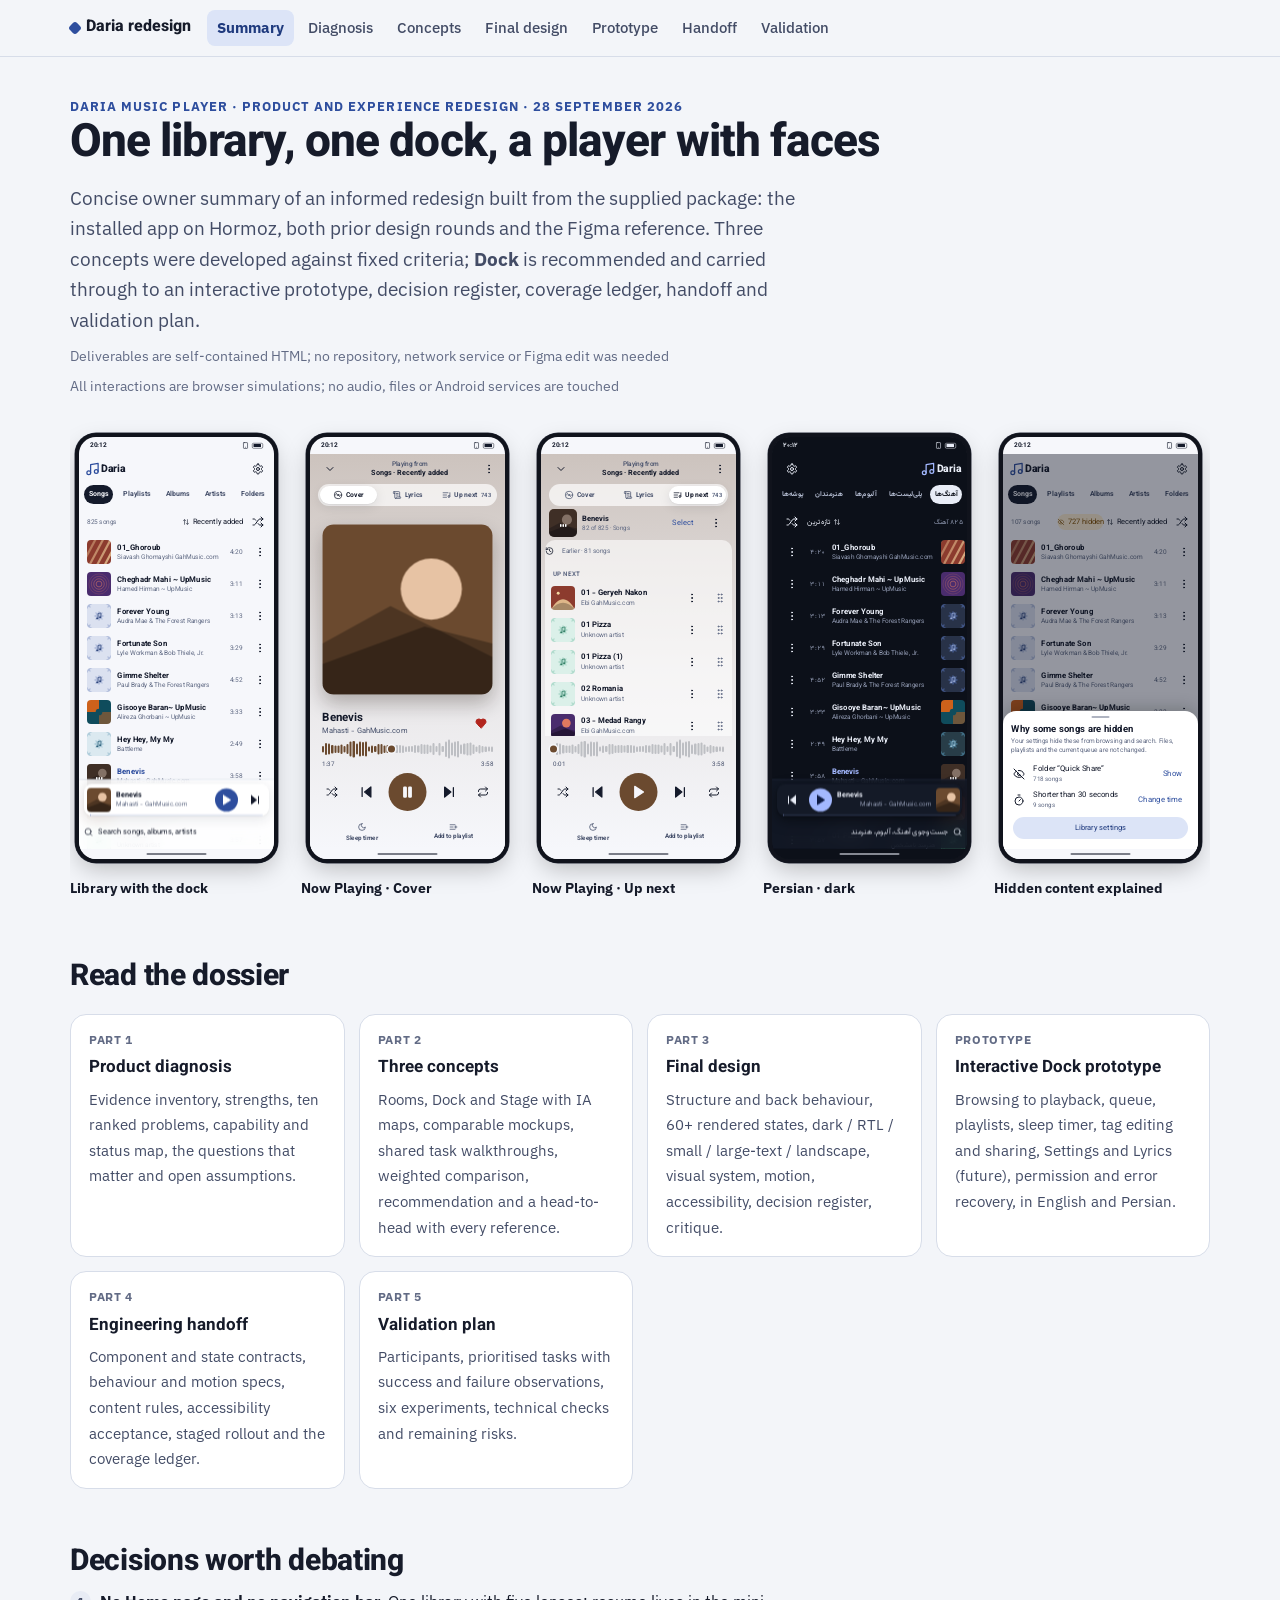
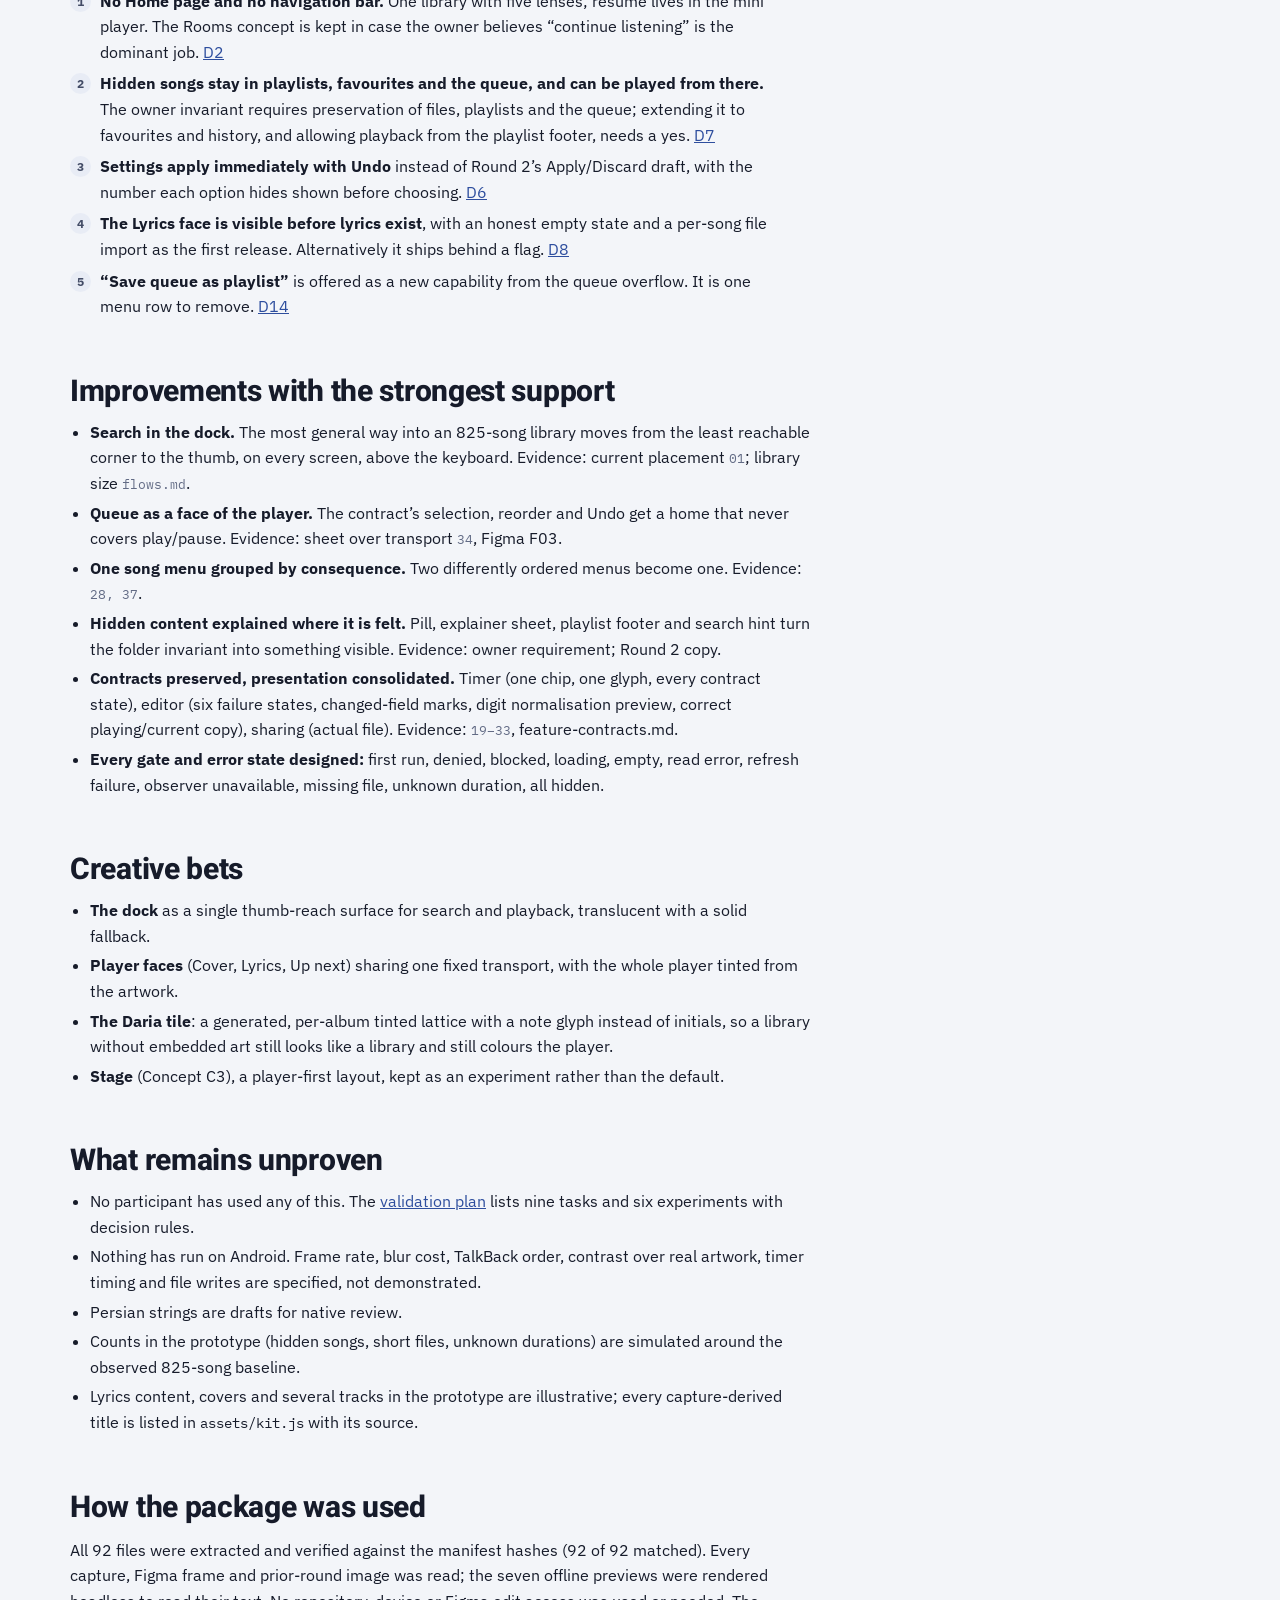
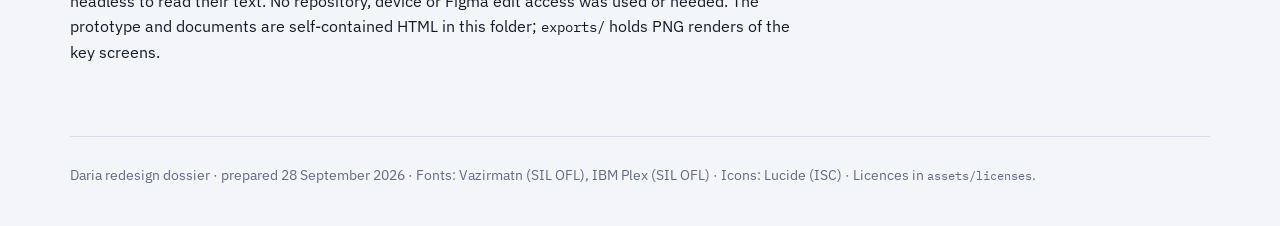
<file: daria-redesign/index.html>
<!doctype html>
<html lang="en">
<head>
<meta charset="utf-8">
<meta name="viewport" content="width=device-width,initial-scale=1,viewport-fit=cover">
<title>Daria Redesign Dossier</title>
<link rel="preconnect" href="https://fonts.googleapis.com"><link rel="preconnect" href="https://fonts.gstatic.com" crossorigin>
<link rel="stylesheet" href="https://fonts.googleapis.com/css2?family=IBM+Plex+Mono:wght@400;600&family=IBM+Plex+Sans:wght@400;500;600;700&display=swap">
<link rel="stylesheet" href="assets/doc.css">
<link rel="stylesheet" href="assets/kit.css">
<style>
.parts{display:grid;grid-template-columns:repeat(auto-fit,minmax(min(100%,250px),1fr));gap:14px;margin:18px 0}
.parts a{display:block;text-decoration:none;color:inherit;background:var(--card);border:1px solid var(--rule);border-radius:16px;padding:16px 18px}
.parts a:hover{border-color:var(--lapis)}
.parts b{display:block;font-family:"Vazirmatn",sans-serif;font-size:17px;margin-bottom:4px}
.parts small{display:block;color:var(--ink3);margin-bottom:6px;letter-spacing:.06em;text-transform:uppercase;font-size:11.5px;font-weight:700}
.parts span{color:var(--ink2);font-size:14.5px}
.hero-shots{display:flex;gap:18px;overflow-x:auto;padding:12px 6px 6px}
</style>
</head>
<body>
<nav class="topnav" id="topnav"></nav>
<main class="wrap">
<header class="hero">
  <div class="kicker">Daria Music Player · Product and experience redesign · 28 September 2026</div>
  <h1>One library, one dock, a player with faces</h1>
  <p class="lede">Concise owner summary of an informed redesign built from the supplied package: the installed app on Hormoz, both prior design rounds and the Figma reference. Three concepts were developed against fixed criteria; <b>Dock</b> is recommended and carried through to an interactive prototype, decision register, coverage ledger, handoff and validation plan.</p>
  <div class="meta"><span>Deliverables are self-contained HTML; no repository, network service or Figma edit was needed</span><span>All interactions are browser simulations; no audio, files or Android services are touched</span></div>
</header>

<div id="g-hero" class="hero-shots"></div>

<section>
<h2>Read the dossier</h2>
<div class="parts">
  <a href="diagnosis.html"><small>Part 1</small><b>Product diagnosis</b><span>Evidence inventory, strengths, ten ranked problems, capability and status map, the questions that matter and open assumptions.</span></a>
  <a href="concepts.html"><small>Part 2</small><b>Three concepts</b><span>Rooms, Dock and Stage with IA maps, comparable mockups, shared task walkthroughs, weighted comparison, recommendation and a head-to-head with every reference.</span></a>
  <a href="design.html"><small>Part 3</small><b>Final design</b><span>Structure and back behaviour, 60+ rendered states, dark / RTL / small / large-text / landscape, visual system, motion, accessibility, decision register, critique.</span></a>
  <a href="prototype.html"><small>Prototype</small><b>Interactive Dock prototype</b><span>Browsing to playback, queue, playlists, sleep timer, tag editing and sharing, Settings and Lyrics (future), permission and error recovery, in English and Persian.</span></a>
  <a href="handoff.html"><small>Part 4</small><b>Engineering handoff</b><span>Component and state contracts, behaviour and motion specs, content rules, accessibility acceptance, staged rollout and the coverage ledger.</span></a>
  <a href="validation.html"><small>Part 5</small><b>Validation plan</b><span>Participants, prioritised tasks with success and failure observations, six experiments, technical checks and remaining risks.</span></a>
</div>
</section>

<section>
<h2>Decisions worth debating</h2>
<ol class="walk">
<li><b>No Home page and no navigation bar.</b> One library with five lenses; resume lives in the mini player. The Rooms concept is kept in case the owner believes “continue listening” is the dominant job. <a href="design.html#register">D2</a></li>
<li><b>Hidden songs stay in playlists, favourites and the queue, and can be played from there.</b> The owner invariant requires preservation of files, playlists and the queue; extending it to favourites and history, and allowing playback from the playlist footer, needs a yes. <a href="design.html#register">D7</a></li>
<li><b>Settings apply immediately with Undo</b> instead of Round 2’s Apply/Discard draft, with the number each option hides shown before choosing. <a href="design.html#register">D6</a></li>
<li><b>The Lyrics face is visible before lyrics exist</b>, with an honest empty state and a per-song file import as the first release. Alternatively it ships behind a flag. <a href="design.html#register">D8</a></li>
<li><b>“Save queue as playlist”</b> is offered as a new capability from the queue overflow. It is one menu row to remove. <a href="design.html#register">D14</a></li>
</ol>
</section>

<section>
<h2>Improvements with the strongest support</h2>
<ul class="tight">
<li><b>Search in the dock.</b> The most general way into an 825-song library moves from the least reachable corner to the thumb, on every screen, above the keyboard. Evidence: current placement <span class="ev">01</span>; library size <span class="ev">flows.md</span>.</li>
<li><b>Queue as a face of the player.</b> The contract’s selection, reorder and Undo get a home that never covers play/pause. Evidence: sheet over transport <span class="ev">34</span>, Figma F03.</li>
<li><b>One song menu grouped by consequence.</b> Two differently ordered menus become one. Evidence: <span class="ev">28, 37</span>.</li>
<li><b>Hidden content explained where it is felt.</b> Pill, explainer sheet, playlist footer and search hint turn the folder invariant into something visible. Evidence: owner requirement; Round 2 copy.</li>
<li><b>Contracts preserved, presentation consolidated.</b> Timer (one chip, one glyph, every contract state), editor (six failure states, changed-field marks, digit normalisation preview, correct playing/current copy), sharing (actual file). Evidence: <span class="ev">19–33</span>, feature-contracts.md.</li>
<li><b>Every gate and error state designed:</b> first run, denied, blocked, loading, empty, read error, refresh failure, observer unavailable, missing file, unknown duration, all hidden.</li>
</ul>
</section>

<section>
<h2>Creative bets</h2>
<ul class="tight">
<li><b>The dock</b> as a single thumb-reach surface for search and playback, translucent with a solid fallback.</li>
<li><b>Player faces</b> (Cover, Lyrics, Up next) sharing one fixed transport, with the whole player tinted from the artwork.</li>
<li><b>The Daria tile</b>: a generated, per-album tinted lattice with a note glyph instead of initials, so a library without embedded art still looks like a library and still colours the player.</li>
<li><b>Stage</b> (Concept C3), a player-first layout, kept as an experiment rather than the default.</li>
</ul>
</section>

<section>
<h2>What remains unproven</h2>
<ul class="tight">
<li>No participant has used any of this. The <a href="validation.html">validation plan</a> lists nine tasks and six experiments with decision rules.</li>
<li>Nothing has run on Android. Frame rate, blur cost, TalkBack order, contrast over real artwork, timer timing and file writes are specified, not demonstrated.</li>
<li>Persian strings are drafts for native review.</li>
<li>Counts in the prototype (hidden songs, short files, unknown durations) are simulated around the observed 825-song baseline.</li>
<li>Lyrics content, covers and several tracks in the prototype are illustrative; every capture-derived title is listed in <code>assets/kit.js</code> with its source.</li>
</ul>
</section>

<section>
<h2>How the package was used</h2>
<p>All 92 files were extracted and verified against the manifest hashes (92 of 92 matched). Every capture, Figma frame and prior-round image was read; the seven offline previews were rendered headless to read their text. No repository, device or Figma edit access was used or needed. The prototype and documents are self-contained HTML in this folder; <code>exports/</code> holds PNG renders of the key screens.</p>
</section>
<footer class="site">Daria redesign dossier · prepared 28 September 2026 · Fonts: Vazirmatn (SIL OFL), IBM Plex (SIL OFL) · Icons: Lucide (ISC) · Licences in <code>assets/licenses</code>.</footer>
</main>
<script src="assets/icons.js"></script><script src="assets/kit.js"></script><script src="assets/proto.js"></script><script src="assets/doc.js"></script>
<script>
DKdoc.gallery('g-hero', [
  {st:{}, cap:'Library with the dock'},
  {prep:st=>{st.np={face:'cover'};st.pb.playing=true;st.pb.pos=97;}, cap:'Now Playing · Cover'},
  {prep:st=>{st.np={face:'queue'};}, cap:'Now Playing · Up next'},
  {prep:st=>{st.lang='fa';st.theme='dark';}, cap:'Persian · dark'},
  {prep:st=>{st.hidden.add('QuickShare');st.sheet={type:'why'};}, cap:'Hidden content explained'},
  {prep:st=>{st.stack.push({id:'settings-duration'});}, cap:'Settings (future)'},
], 0.5);
</script>
</body>
</html>
</file>
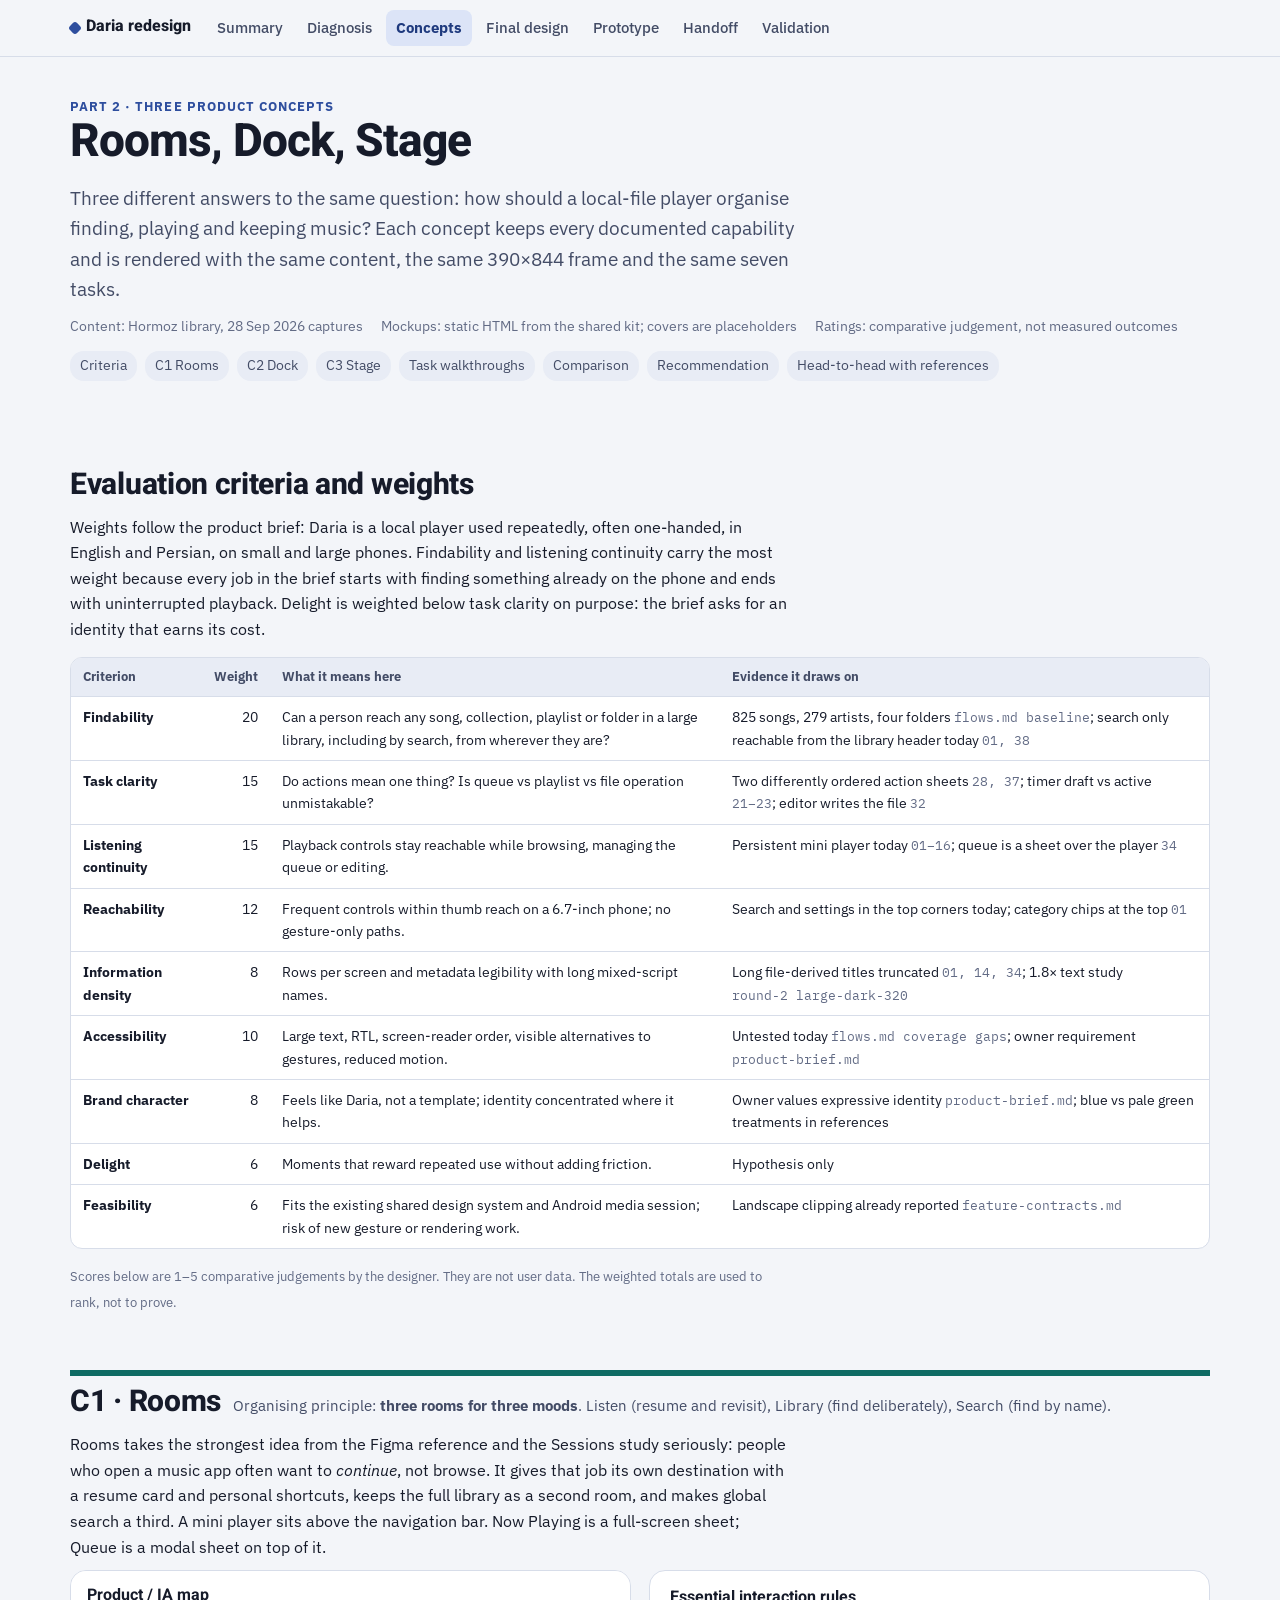
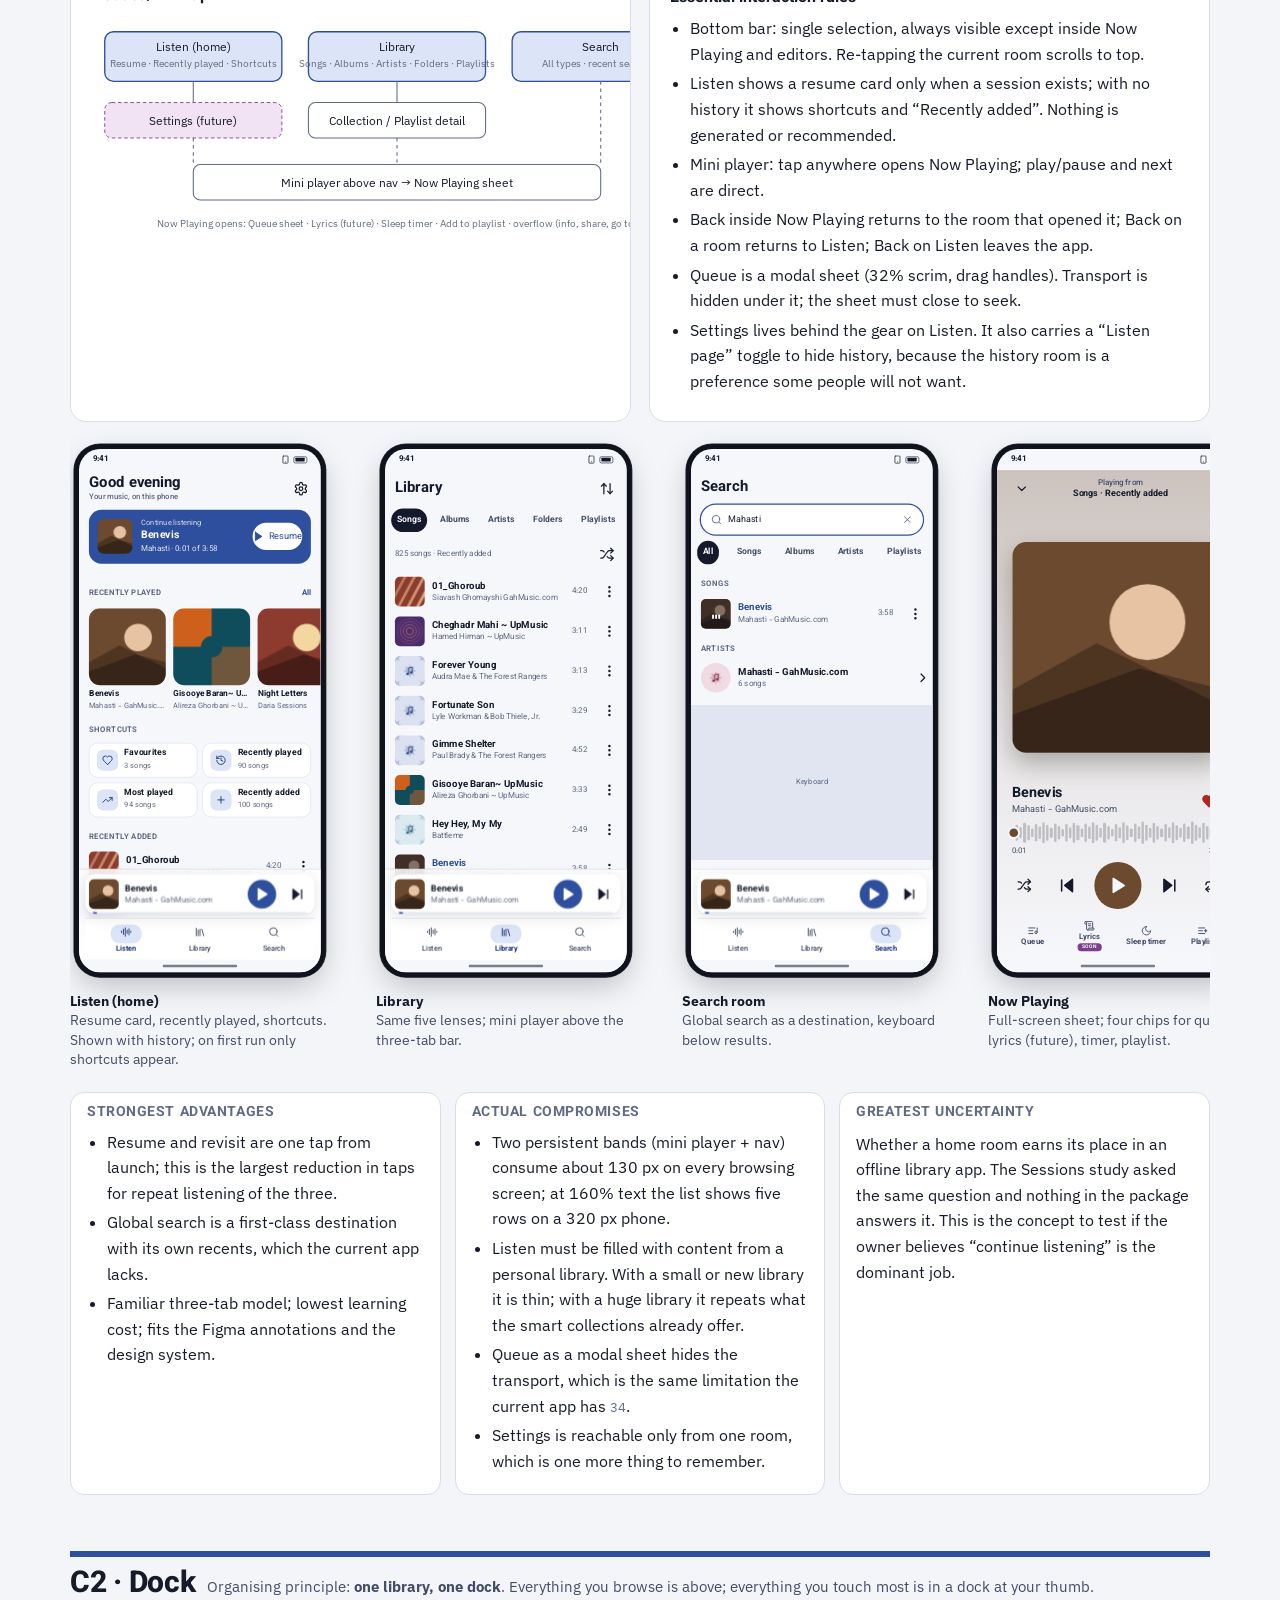
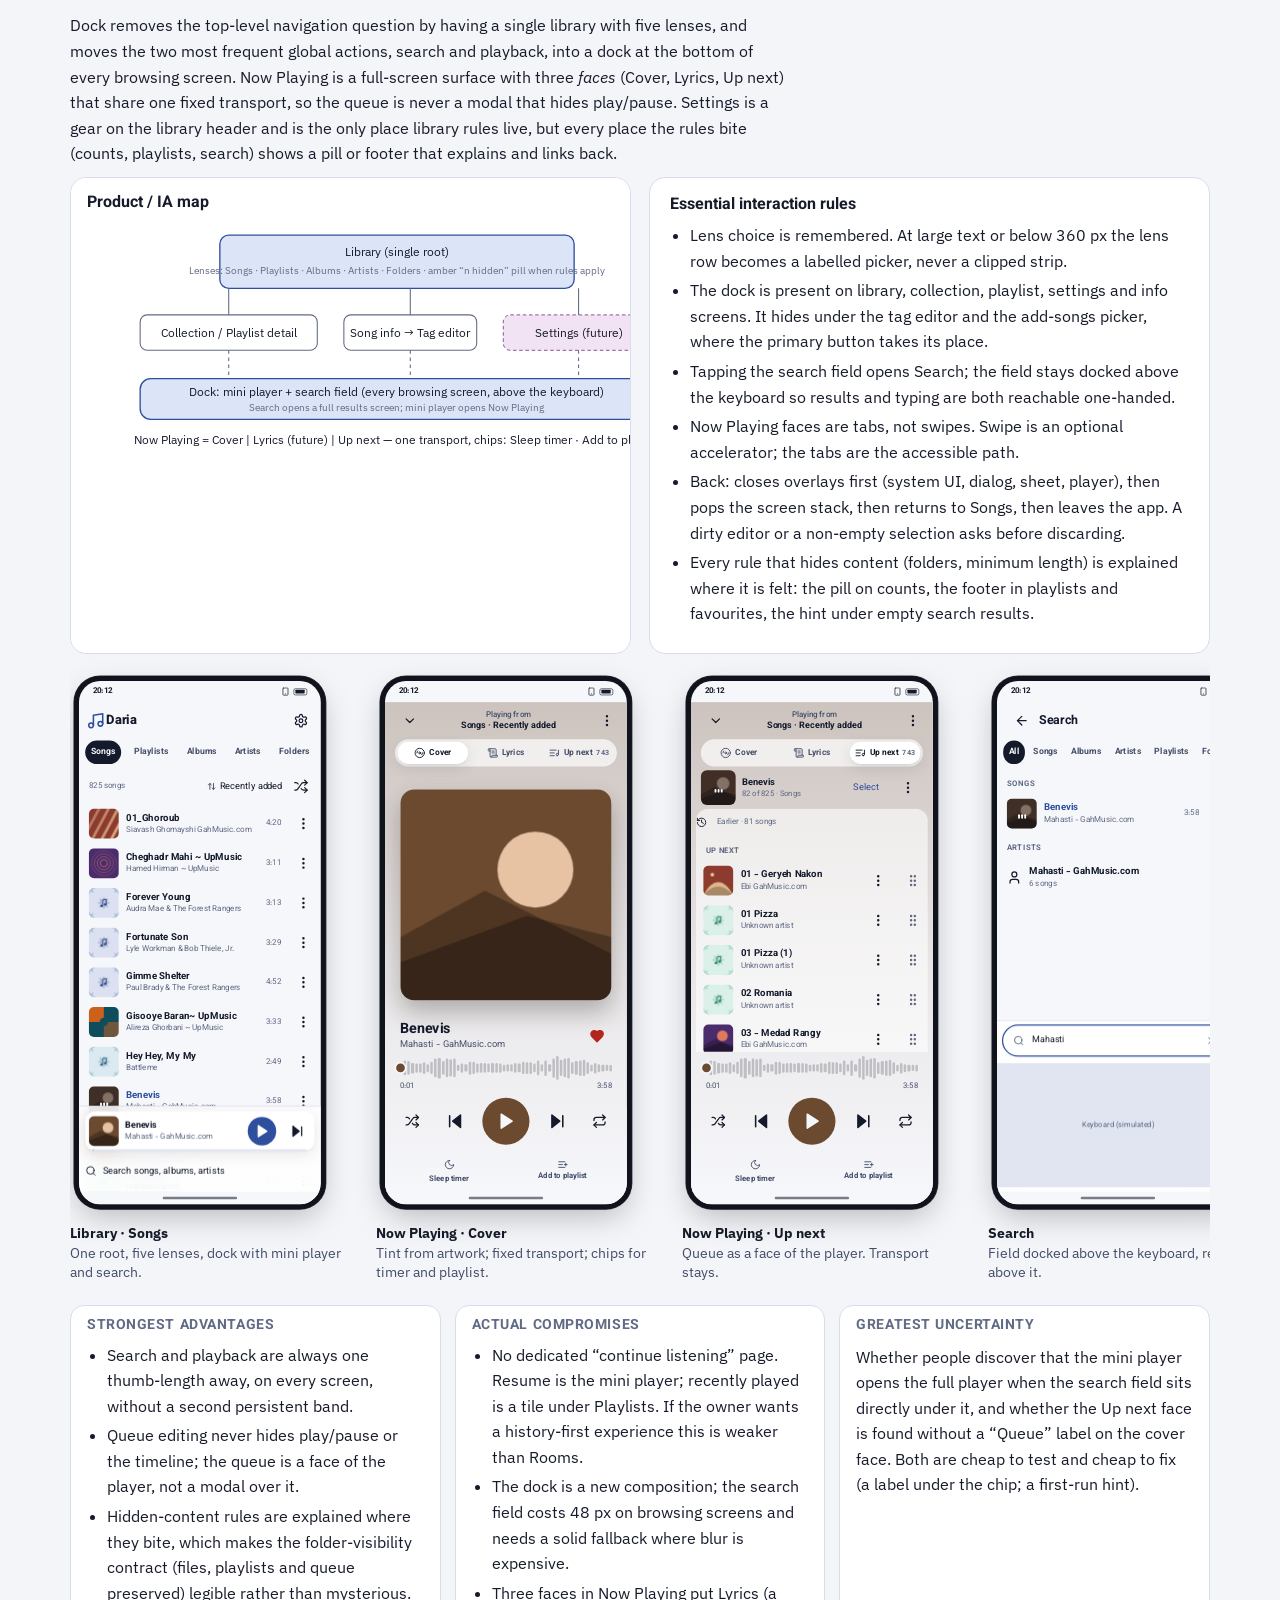
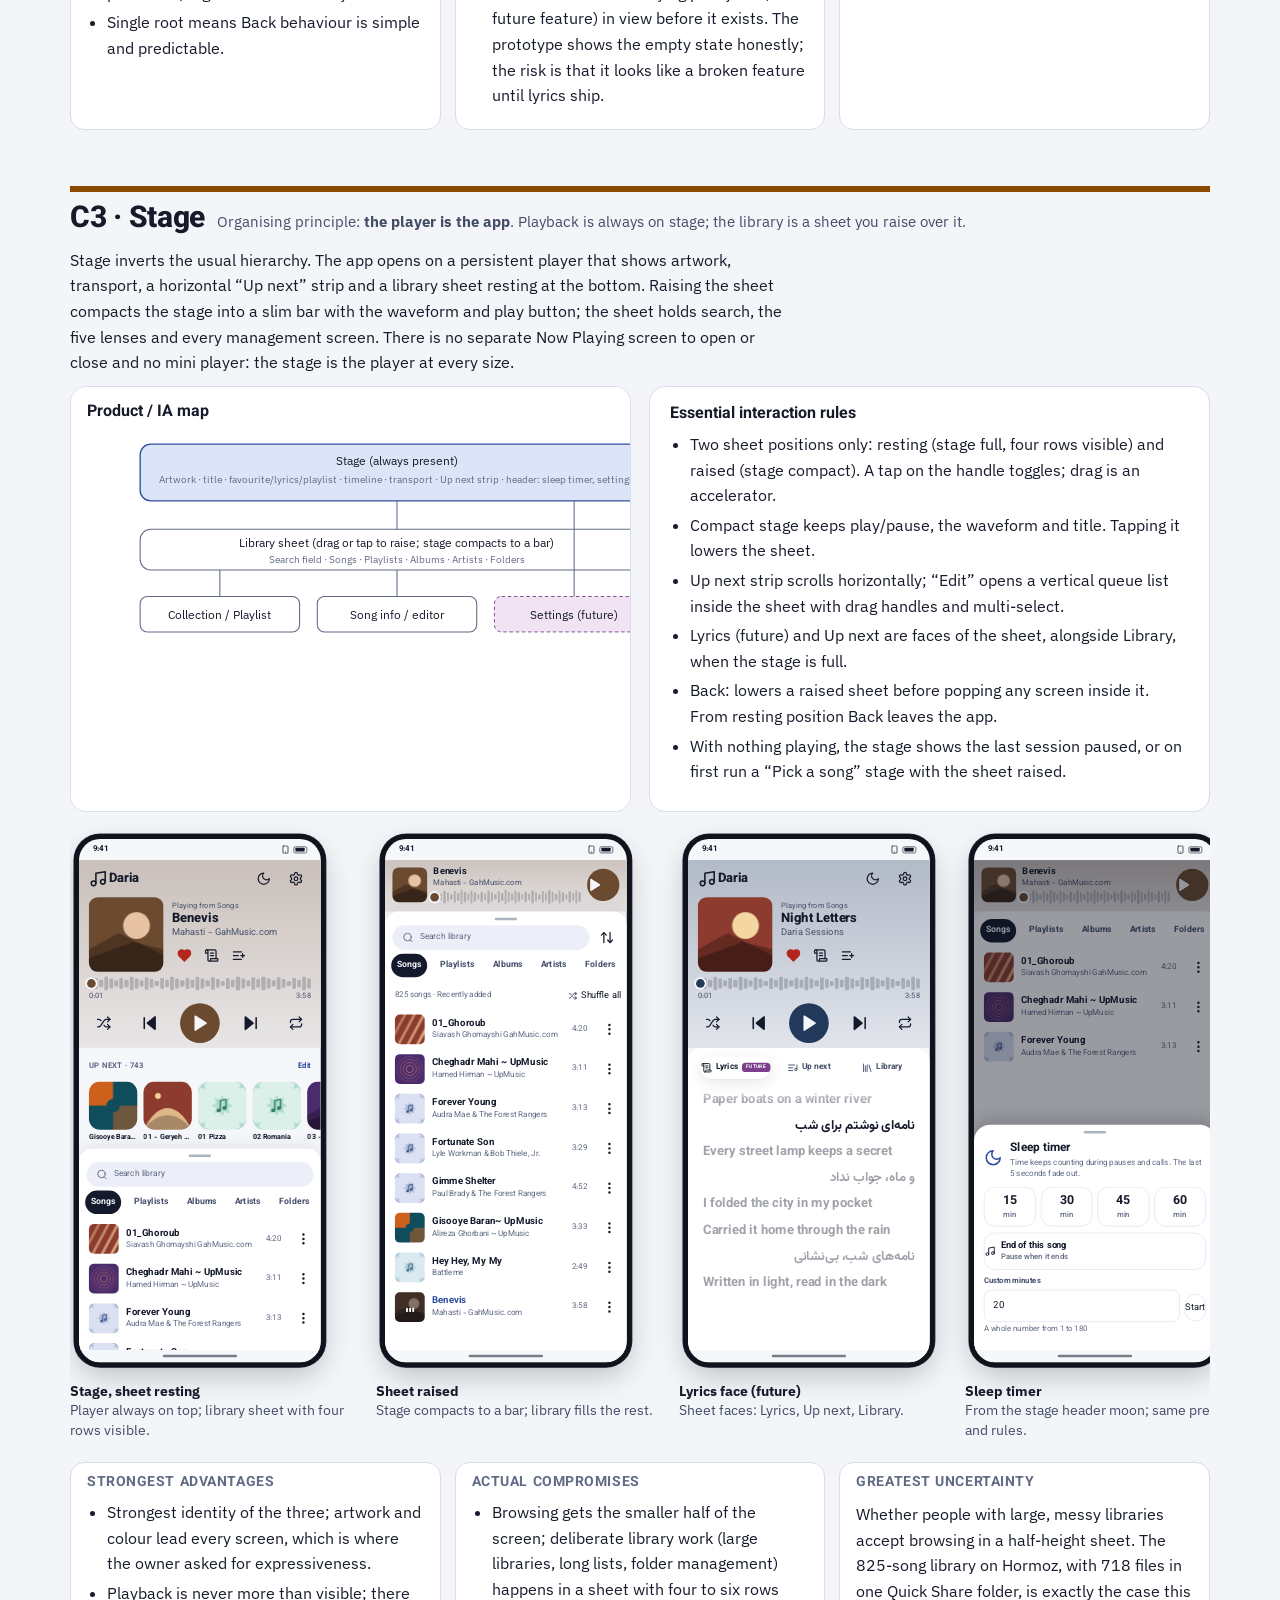
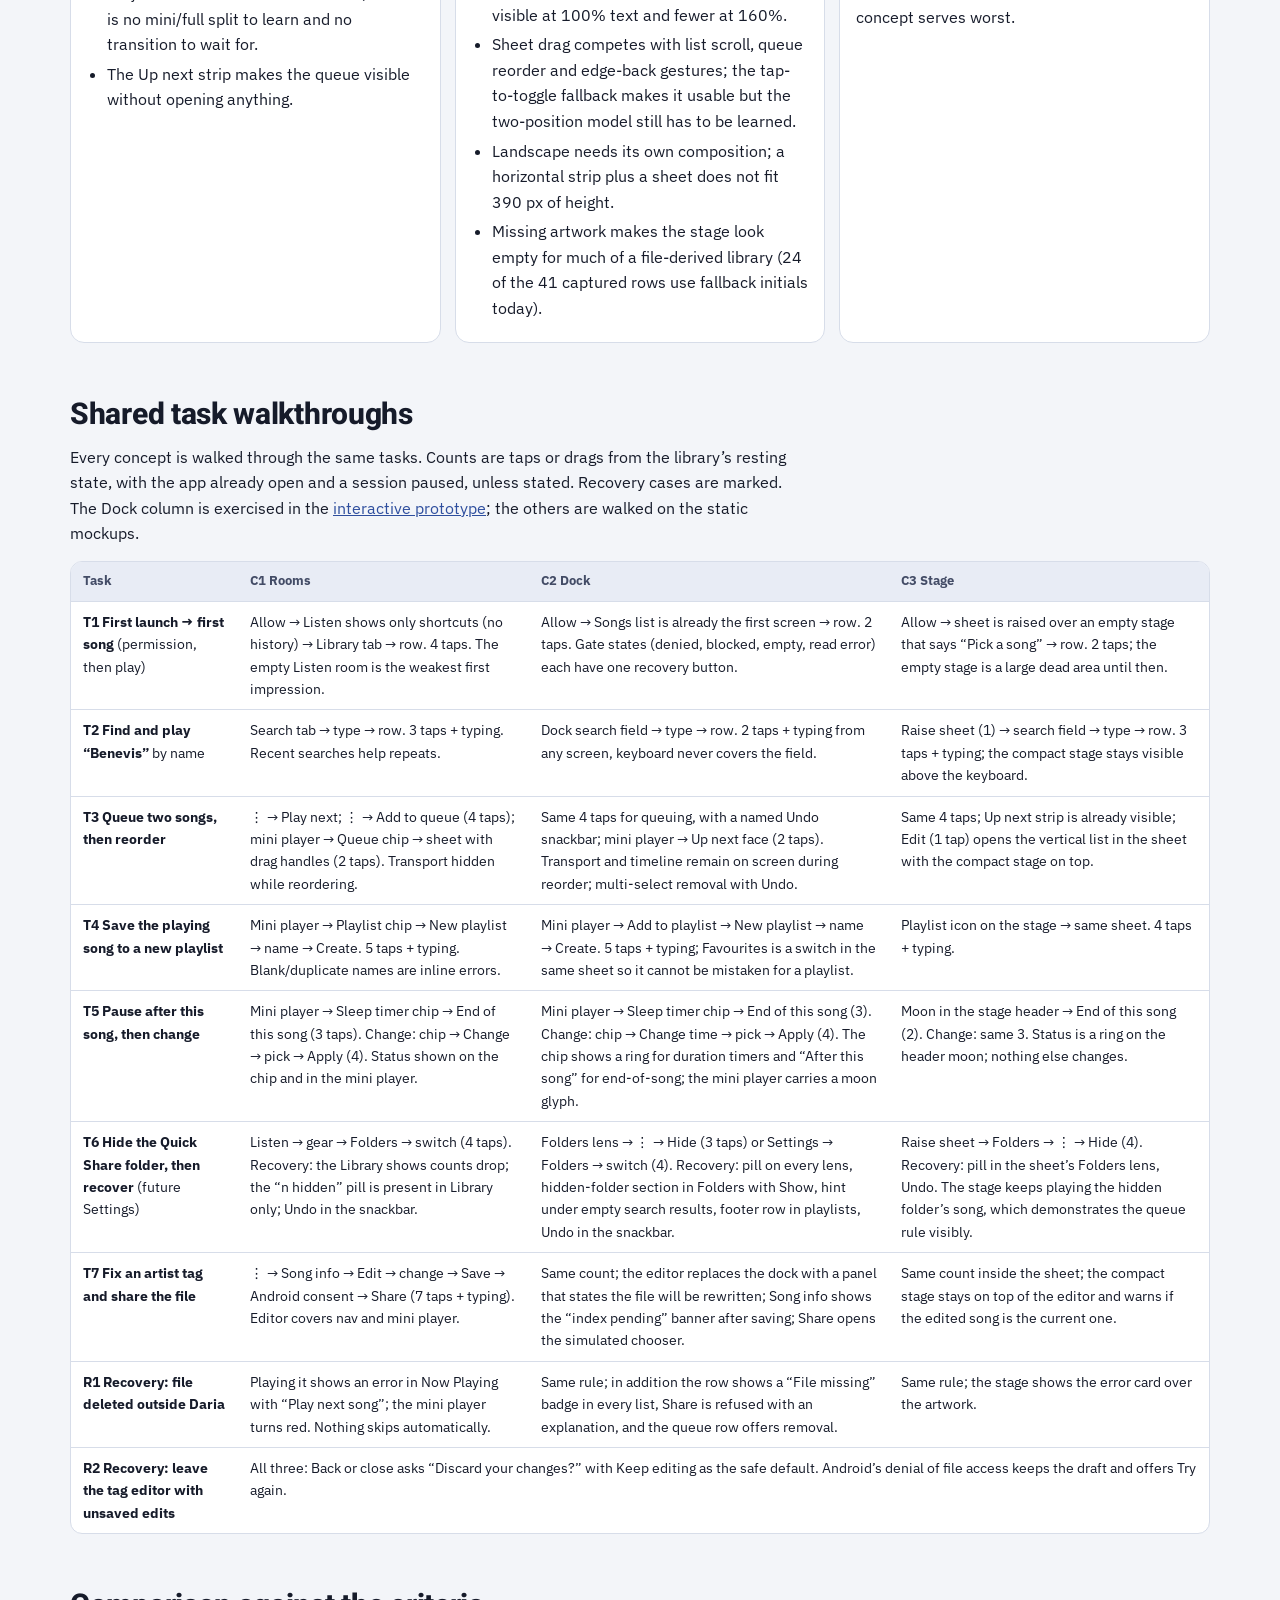
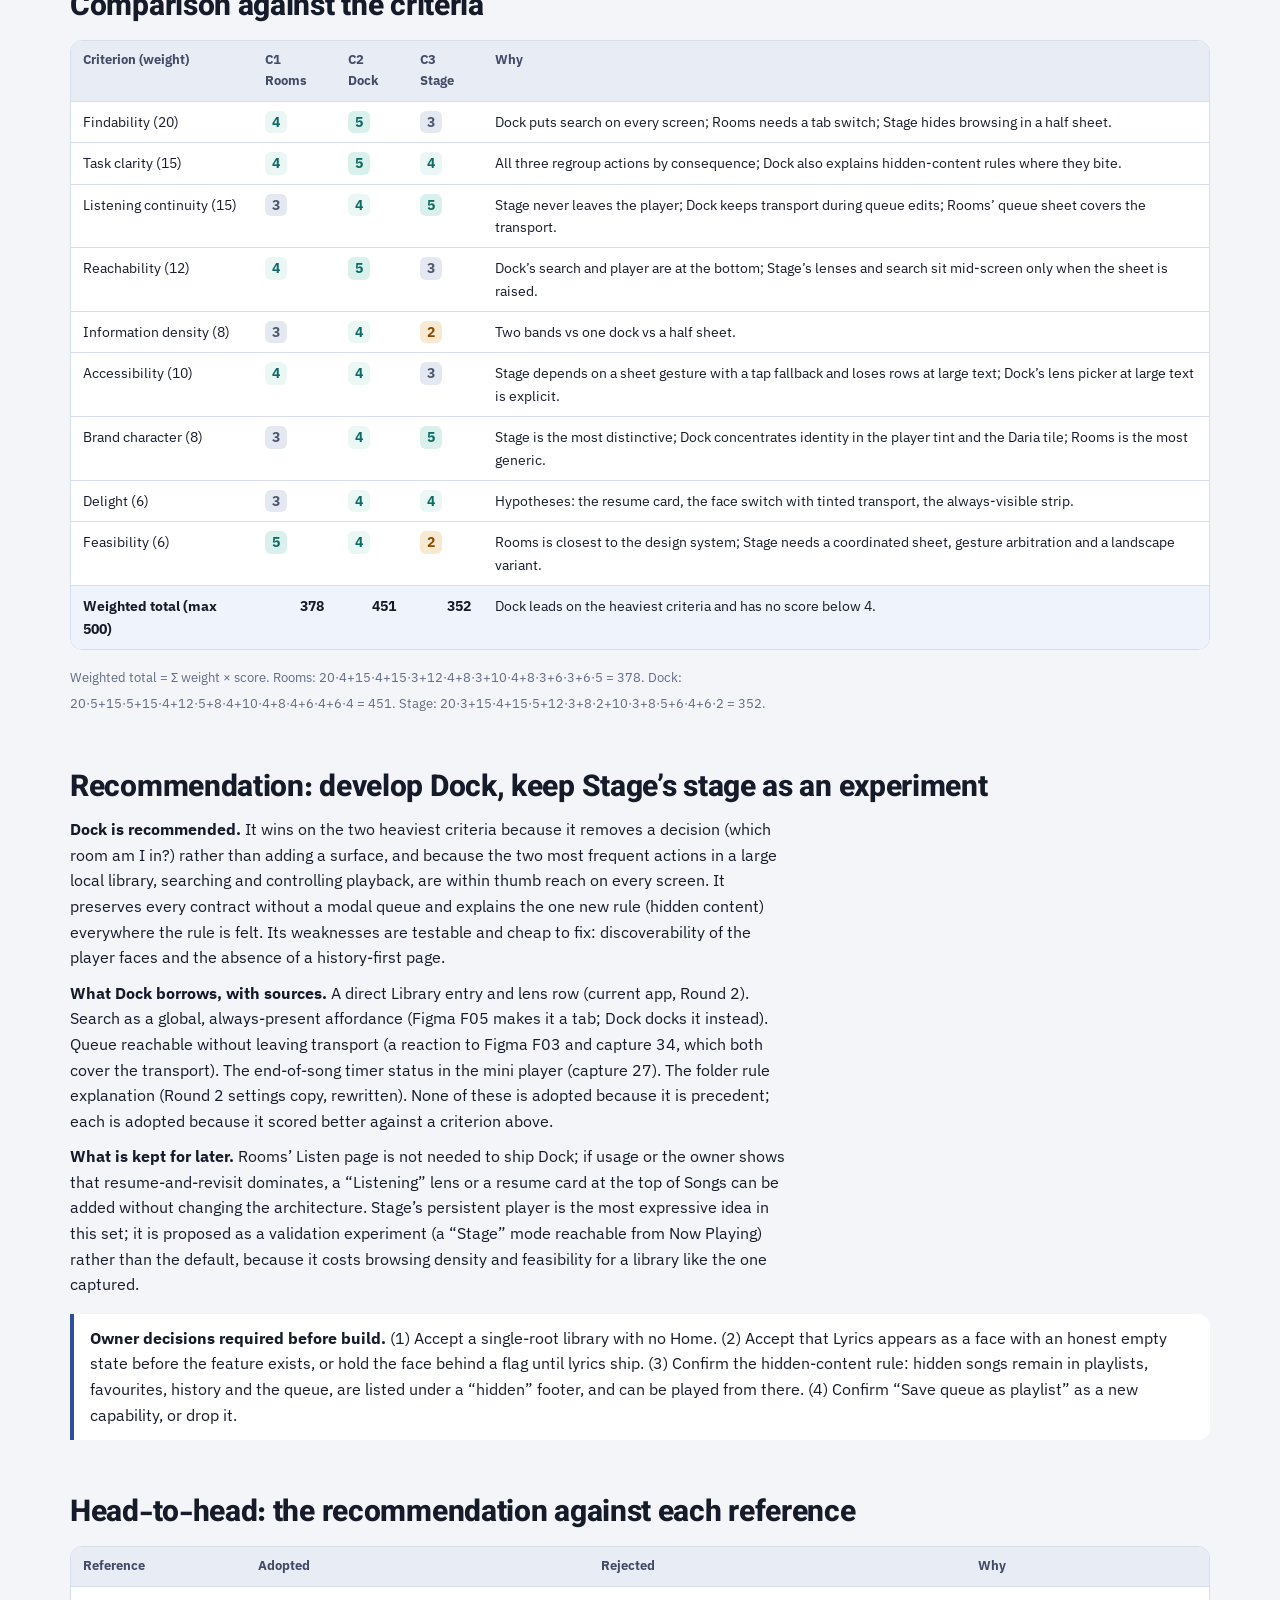
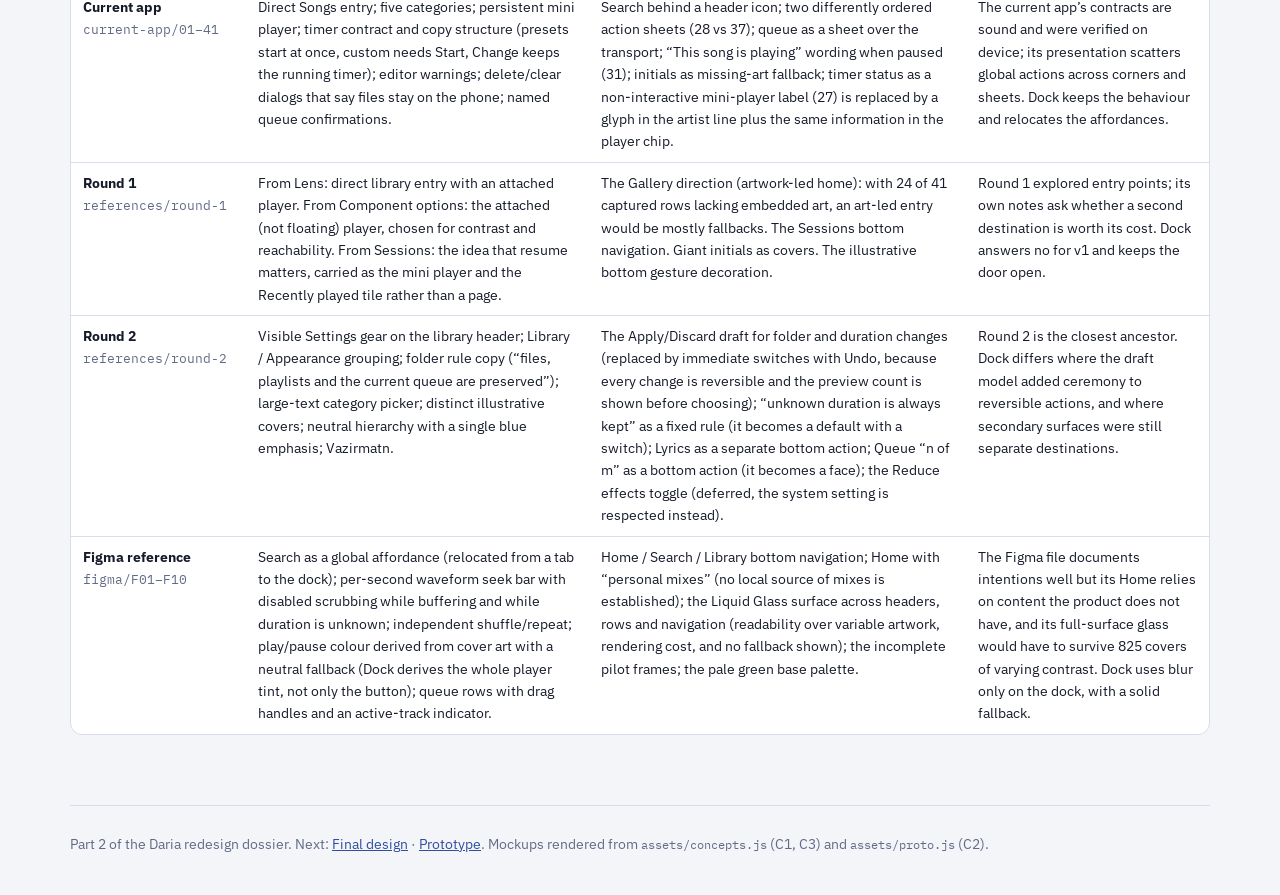
<file: daria-redesign/concepts.html>
<!doctype html>
<html lang="en">
<head>
<meta charset="utf-8">
<meta name="viewport" content="width=device-width,initial-scale=1,viewport-fit=cover">
<title>Daria Concepts</title>
<link rel="preconnect" href="https://fonts.googleapis.com"><link rel="preconnect" href="https://fonts.gstatic.com" crossorigin>
<link rel="stylesheet" href="https://fonts.googleapis.com/css2?family=IBM+Plex+Mono:wght@400;600&family=IBM+Plex+Sans:wght@400;500;600;700&display=swap">
<link rel="stylesheet" href="assets/doc.css">
<link rel="stylesheet" href="assets/kit.css">
</head>
<body>
<nav class="topnav" id="topnav"></nav>
<main class="wrap">
<header class="hero">
  <div class="kicker">Part 2 · Three product concepts</div>
  <h1>Rooms, Dock, Stage</h1>
  <p class="lede">Three different answers to the same question: how should a local-file player organise finding, playing and keeping music? Each concept keeps every documented capability and is rendered with the same content, the same 390×844 frame and the same seven tasks.</p>
  <div class="meta"><span>Content: Hormoz library, 28 Sep 2026 captures</span><span>Mockups: static HTML from the shared kit; covers are placeholders</span><span>Ratings: comparative judgement, not measured outcomes</span></div>
  <div class="toc"><a href="#criteria">Criteria</a><a href="#c1">C1 Rooms</a><a href="#c2">C2 Dock</a><a href="#c3">C3 Stage</a><a href="#tasks">Task walkthroughs</a><a href="#compare">Comparison</a><a href="#recommend">Recommendation</a><a href="#references">Head-to-head with references</a></div>
</header>

<section id="criteria">
<h2>Evaluation criteria and weights</h2>
<p>Weights follow the product brief: Daria is a local player used repeatedly, often one-handed, in English and Persian, on small and large phones. Findability and listening continuity carry the most weight because every job in the brief starts with finding something already on the phone and ends with uninterrupted playback. Delight is weighted below task clarity on purpose: the brief asks for an identity that earns its cost.</p>
<div class="tbl"><table>
<thead><tr><th>Criterion</th><th class="num">Weight</th><th>What it means here</th><th>Evidence it draws on</th></tr></thead>
<tbody>
<tr><td><b>Findability</b></td><td class="num">20</td><td>Can a person reach any song, collection, playlist or folder in a large library, including by search, from wherever they are?</td><td>825 songs, 279 artists, four folders <span class="ev">flows.md baseline</span>; search only reachable from the library header today <span class="ev">01, 38</span></td></tr>
<tr><td><b>Task clarity</b></td><td class="num">15</td><td>Do actions mean one thing? Is queue vs playlist vs file operation unmistakable?</td><td>Two differently ordered action sheets <span class="ev">28, 37</span>; timer draft vs active <span class="ev">21–23</span>; editor writes the file <span class="ev">32</span></td></tr>
<tr><td><b>Listening continuity</b></td><td class="num">15</td><td>Playback controls stay reachable while browsing, managing the queue or editing.</td><td>Persistent mini player today <span class="ev">01–16</span>; queue is a sheet over the player <span class="ev">34</span></td></tr>
<tr><td><b>Reachability</b></td><td class="num">12</td><td>Frequent controls within thumb reach on a 6.7-inch phone; no gesture-only paths.</td><td>Search and settings in the top corners today; category chips at the top <span class="ev">01</span></td></tr>
<tr><td><b>Information density</b></td><td class="num">8</td><td>Rows per screen and metadata legibility with long mixed-script names.</td><td>Long file-derived titles truncated <span class="ev">01, 14, 34</span>; 1.8× text study <span class="ev">round-2 large-dark-320</span></td></tr>
<tr><td><b>Accessibility</b></td><td class="num">10</td><td>Large text, RTL, screen-reader order, visible alternatives to gestures, reduced motion.</td><td>Untested today <span class="ev">flows.md coverage gaps</span>; owner requirement <span class="ev">product-brief.md</span></td></tr>
<tr><td><b>Brand character</b></td><td class="num">8</td><td>Feels like Daria, not a template; identity concentrated where it helps.</td><td>Owner values expressive identity <span class="ev">product-brief.md</span>; blue vs pale green treatments in references</td></tr>
<tr><td><b>Delight</b></td><td class="num">6</td><td>Moments that reward repeated use without adding friction.</td><td>Hypothesis only</td></tr>
<tr><td><b>Feasibility</b></td><td class="num">6</td><td>Fits the existing shared design system and Android media session; risk of new gesture or rendering work.</td><td>Landscape clipping already reported <span class="ev">feature-contracts.md</span></td></tr>
</tbody></table></div>
<p><small>Scores below are 1–5 comparative judgements by the designer. They are not user data. The weighted totals are used to rank, not to prove.</small></p>
</section>

<!-- =============== C1 =============== -->
<section class="concept" id="c1" style="--c:#0E6B64">
<div class="cname"><h2>C1 · Rooms</h2><span class="pr">Organising principle: <b>three rooms for three moods</b>. Listen (resume and revisit), Library (find deliberately), Search (find by name).</span></div>
<p>Rooms takes the strongest idea from the Figma reference and the Sessions study seriously: people who open a music app often want to <em>continue</em>, not browse. It gives that job its own destination with a resume card and personal shortcuts, keeps the full library as a second room, and makes global search a third. A mini player sits above the navigation bar. Now Playing is a full-screen sheet; Queue is a modal sheet on top of it.</p>
<div class="cols two">
<div class="ia"><h4 style="margin:0 0 8px">Product / IA map</h4>
<svg viewBox="0 0 700 250" role="img" aria-label="Rooms IA map: bottom navigation with Listen, Library and Search; mini player above; Now Playing sheet with queue, timer, lyrics and playlist sheets; Settings from Listen header">
<rect class="hub" x="20" y="20" width="200" height="56" rx="10"/><text x="120" y="42" text-anchor="middle" font-weight="700">Listen (home)</text><text class="sub" x="120" y="60" text-anchor="middle">Resume · Recently played · Shortcuts</text>
<rect class="hub" x="250" y="20" width="200" height="56" rx="10"/><text x="350" y="42" text-anchor="middle" font-weight="700">Library</text><text class="sub" x="350" y="60" text-anchor="middle">Songs · Albums · Artists · Folders · Playlists</text>
<rect class="hub" x="480" y="20" width="200" height="56" rx="10"/><text x="580" y="42" text-anchor="middle" font-weight="700">Search</text><text class="sub" x="580" y="60" text-anchor="middle">All types · recent searches</text>
<rect class="box" x="250" y="100" width="200" height="40" rx="8"/><text x="350" y="125" text-anchor="middle">Collection / Playlist detail</text>
<path class="ln" d="M350 76v24"/>
<rect class="fut" x="20" y="100" width="200" height="40" rx="8"/><text x="120" y="125" text-anchor="middle">Settings (future)</text><path class="ln" d="M120 76v24"/>
<rect class="box" x="120" y="170" width="460" height="40" rx="8"/><text x="350" y="195" text-anchor="middle" font-weight="700">Mini player above nav → Now Playing sheet</text>
<path class="lnd" d="M120 140v30M350 140v30M580 76v94"/>
<text class="sub" x="350" y="240" text-anchor="middle">Now Playing opens: Queue sheet · Lyrics (future) · Sleep timer · Add to playlist · overflow (info, share, go to)</text>
</svg></div>
<div class="panel"><h4>Essential interaction rules</h4><ul class="tight">
<li>Bottom bar: single selection, always visible except inside Now Playing and editors. Re-tapping the current room scrolls to top.</li>
<li>Listen shows a resume card only when a session exists; with no history it shows shortcuts and “Recently added”. Nothing is generated or recommended.</li>
<li>Mini player: tap anywhere opens Now Playing; play/pause and next are direct.</li>
<li>Back inside Now Playing returns to the room that opened it; Back on a room returns to Listen; Back on Listen leaves the app.</li>
<li>Queue is a modal sheet (32% scrim, drag handles). Transport is hidden under it; the sheet must close to seek.</li>
<li>Settings lives behind the gear on Listen. It also carries a “Listen page” toggle to hide history, because the history room is a preference some people will not want.</li>
</ul></div>
</div>
<div id="g-c1"></div>
<div class="pc">
<div><h4>Strongest advantages</h4><ul class="tight"><li>Resume and revisit are one tap from launch; this is the largest reduction in taps for repeat listening of the three.</li><li>Global search is a first-class destination with its own recents, which the current app lacks.</li><li>Familiar three-tab model; lowest learning cost; fits the Figma annotations and the design system.</li></ul></div>
<div><h4>Actual compromises</h4><ul class="tight"><li>Two persistent bands (mini player + nav) consume about 130 px on every browsing screen; at 160% text the list shows five rows on a 320 px phone.</li><li>Listen must be filled with content from a personal library. With a small or new library it is thin; with a huge library it repeats what the smart collections already offer.</li><li>Queue as a modal sheet hides the transport, which is the same limitation the current app has <span class="ev">34</span>.</li><li>Settings is reachable only from one room, which is one more thing to remember.</li></ul></div>
<div><h4>Greatest uncertainty</h4><p>Whether a home room earns its place in an offline library app. The Sessions study asked the same question and nothing in the package answers it. This is the concept to test if the owner believes “continue listening” is the dominant job.</p></div>
</div>
</section>

<!-- =============== C2 =============== -->
<section class="concept" id="c2" style="--c:#2E4E9E">
<div class="cname"><h2>C2 · Dock</h2><span class="pr">Organising principle: <b>one library, one dock</b>. Everything you browse is above; everything you touch most is in a dock at your thumb.</span></div>
<p>Dock removes the top-level navigation question by having a single library with five lenses, and moves the two most frequent global actions, search and playback, into a dock at the bottom of every browsing screen. Now Playing is a full-screen surface with three <em>faces</em> (Cover, Lyrics, Up next) that share one fixed transport, so the queue is never a modal that hides play/pause. Settings is a gear on the library header and is the only place library rules live, but every place the rules bite (counts, playlists, search) shows a pill or footer that explains and links back.</p>
<div class="cols two">
<div class="ia"><h4 style="margin:0 0 8px">Product / IA map</h4>
<svg viewBox="0 0 700 270" role="img" aria-label="Dock IA map: one Library with five lenses; dock with mini player and search on every browsing screen; Now Playing with Cover, Lyrics and Up next faces sharing one transport; Settings from the library header">
<rect class="hub" x="150" y="16" width="400" height="60" rx="10"/><text x="350" y="40" text-anchor="middle" font-weight="700">Library (single root)</text><text class="sub" x="350" y="60" text-anchor="middle">Lenses: Songs · Playlists · Albums · Artists · Folders  ·  amber “n hidden” pill when rules apply</text>
<rect class="box" x="60" y="106" width="200" height="40" rx="8"/><text x="160" y="131" text-anchor="middle">Collection / Playlist detail</text>
<rect class="box" x="290" y="106" width="150" height="40" rx="8"/><text x="365" y="131" text-anchor="middle">Song info → Tag editor</text>
<rect class="fut" x="470" y="106" width="170" height="40" rx="8"/><text x="555" y="131" text-anchor="middle">Settings (future)</text>
<path class="ln" d="M160 76v30M365 76v30M555 76v30"/>
<rect class="hub" x="60" y="178" width="580" height="46" rx="12"/><text x="350" y="198" text-anchor="middle" font-weight="700">Dock: mini player + search field (every browsing screen, above the keyboard)</text><text class="sub" x="350" y="215" text-anchor="middle">Search opens a full results screen; mini player opens Now Playing</text>
<path class="lnd" d="M160 146v32M365 146v32M555 146v32"/>
<text x="350" y="252" text-anchor="middle" font-weight="700">Now Playing = Cover | Lyrics (future) | Up next  —  one transport, chips: Sleep timer · Add to playlist</text>
</svg></div>
<div class="panel"><h4>Essential interaction rules</h4><ul class="tight">
<li>Lens choice is remembered. At large text or below 360 px the lens row becomes a labelled picker, never a clipped strip.</li>
<li>The dock is present on library, collection, playlist, settings and info screens. It hides under the tag editor and the add-songs picker, where the primary button takes its place.</li>
<li>Tapping the search field opens Search; the field stays docked above the keyboard so results and typing are both reachable one-handed.</li>
<li>Now Playing faces are tabs, not swipes. Swipe is an optional accelerator; the tabs are the accessible path.</li>
<li>Back: closes overlays first (system UI, dialog, sheet, player), then pops the screen stack, then returns to Songs, then leaves the app. A dirty editor or a non-empty selection asks before discarding.</li>
<li>Every rule that hides content (folders, minimum length) is explained where it is felt: the pill on counts, the footer in playlists and favourites, the hint under empty search results.</li>
</ul></div>
</div>
<div id="g-c2"></div>
<div class="pc">
<div><h4>Strongest advantages</h4><ul class="tight"><li>Search and playback are always one thumb-length away, on every screen, without a second persistent band.</li><li>Queue editing never hides play/pause or the timeline; the queue is a face of the player, not a modal over it.</li><li>Hidden-content rules are explained where they bite, which makes the folder-visibility contract (files, playlists and queue preserved) legible rather than mysterious.</li><li>Single root means Back behaviour is simple and predictable.</li></ul></div>
<div><h4>Actual compromises</h4><ul class="tight"><li>No dedicated “continue listening” page. Resume is the mini player; recently played is a tile under Playlists. If the owner wants a history-first experience this is weaker than Rooms.</li><li>The dock is a new composition; the search field costs 48 px on browsing screens and needs a solid fallback where blur is expensive.</li><li>Three faces in Now Playing put Lyrics (a future feature) in view before it exists. The prototype shows the empty state honestly; the risk is that it looks like a broken feature until lyrics ship.</li></ul></div>
<div><h4>Greatest uncertainty</h4><p>Whether people discover that the mini player opens the full player when the search field sits directly under it, and whether the Up next face is found without a “Queue” label on the cover face. Both are cheap to test and cheap to fix (a label under the chip; a first-run hint).</p></div>
</div>
</section>

<!-- =============== C3 =============== -->
<section class="concept" id="c3" style="--c:#8A4B00">
<div class="cname"><h2>C3 · Stage</h2><span class="pr">Organising principle: <b>the player is the app</b>. Playback is always on stage; the library is a sheet you raise over it.</span></div>
<p>Stage inverts the usual hierarchy. The app opens on a persistent player that shows artwork, transport, a horizontal “Up next” strip and a library sheet resting at the bottom. Raising the sheet compacts the stage into a slim bar with the waveform and play button; the sheet holds search, the five lenses and every management screen. There is no separate Now Playing screen to open or close and no mini player: the stage is the player at every size.</p>
<div class="cols two">
<div class="ia"><h4 style="margin:0 0 8px">Product / IA map</h4>
<svg viewBox="0 0 700 250" role="img" aria-label="Stage IA map: persistent player stage with Up next strip; library sheet below with search, lenses and management; settings and timer from the stage header">
<rect class="hub" x="60" y="16" width="580" height="64" rx="12"/><text x="350" y="40" text-anchor="middle" font-weight="700">Stage (always present)</text><text class="sub" x="350" y="60" text-anchor="middle">Artwork · title · favourite/lyrics/playlist · timeline · transport · Up next strip · header: sleep timer, settings</text>
<rect class="box" x="60" y="112" width="580" height="46" rx="12"/><text x="350" y="132" text-anchor="middle" font-weight="700">Library sheet (drag or tap to raise; stage compacts to a bar)</text><text class="sub" x="350" y="150" text-anchor="middle">Search field · Songs · Playlists · Albums · Artists · Folders</text>
<path class="ln" d="M350 80v32"/>
<rect class="box" x="60" y="188" width="180" height="40" rx="8"/><text x="150" y="213" text-anchor="middle">Collection / Playlist</text>
<rect class="box" x="260" y="188" width="180" height="40" rx="8"/><text x="350" y="213" text-anchor="middle">Song info / editor</text>
<rect class="fut" x="460" y="188" width="180" height="40" rx="8"/><text x="550" y="213" text-anchor="middle">Settings (future)</text>
<path class="ln" d="M150 158v30M350 158v30M550 80v108"/>
</svg></div>
<div class="panel"><h4>Essential interaction rules</h4><ul class="tight">
<li>Two sheet positions only: resting (stage full, four rows visible) and raised (stage compact). A tap on the handle toggles; drag is an accelerator.</li>
<li>Compact stage keeps play/pause, the waveform and title. Tapping it lowers the sheet.</li>
<li>Up next strip scrolls horizontally; “Edit” opens a vertical queue list inside the sheet with drag handles and multi-select.</li>
<li>Lyrics (future) and Up next are faces of the sheet, alongside Library, when the stage is full.</li>
<li>Back: lowers a raised sheet before popping any screen inside it. From resting position Back leaves the app.</li>
<li>With nothing playing, the stage shows the last session paused, or on first run a “Pick a song” stage with the sheet raised.</li>
</ul></div>
</div>
<div id="g-c3"></div>
<div class="pc">
<div><h4>Strongest advantages</h4><ul class="tight"><li>Strongest identity of the three; artwork and colour lead every screen, which is where the owner asked for expressiveness.</li><li>Playback is never more than visible; there is no mini/full split to learn and no transition to wait for.</li><li>The Up next strip makes the queue visible without opening anything.</li></ul></div>
<div><h4>Actual compromises</h4><ul class="tight"><li>Browsing gets the smaller half of the screen; deliberate library work (large libraries, long lists, folder management) happens in a sheet with four to six rows visible at 100% text and fewer at 160%.</li><li>Sheet drag competes with list scroll, queue reorder and edge-back gestures; the tap-to-toggle fallback makes it usable but the two-position model still has to be learned.</li><li>Landscape needs its own composition; a horizontal strip plus a sheet does not fit 390 px of height.</li><li>Missing artwork makes the stage look empty for much of a file-derived library (24 of the 41 captured rows use fallback initials today).</li></ul></div>
<div><h4>Greatest uncertainty</h4><p>Whether people with large, messy libraries accept browsing in a half-height sheet. The 825-song library on Hormoz, with 718 files in one Quick Share folder, is exactly the case this concept serves worst.</p></div>
</div>
</section>

<!-- =============== TASKS =============== -->
<section id="tasks">
<h2>Shared task walkthroughs</h2>
<p>Every concept is walked through the same tasks. Counts are taps or drags from the library’s resting state, with the app already open and a session paused, unless stated. Recovery cases are marked. The Dock column is exercised in the <a href="prototype.html">interactive prototype</a>; the others are walked on the static mockups.</p>
<div class="tbl"><table>
<thead><tr><th>Task</th><th>C1 Rooms</th><th>C2 Dock</th><th>C3 Stage</th></tr></thead>
<tbody>
<tr><td><b>T1 First launch → first song</b> (permission, then play)</td><td>Allow → Listen shows only shortcuts (no history) → Library tab → row. 4 taps. The empty Listen room is the weakest first impression.</td><td>Allow → Songs list is already the first screen → row. 2 taps. Gate states (denied, blocked, empty, read error) each have one recovery button.</td><td>Allow → sheet is raised over an empty stage that says “Pick a song” → row. 2 taps; the empty stage is a large dead area until then.</td></tr>
<tr><td><b>T2 Find and play “Benevis”</b> by name</td><td>Search tab → type → row. 3 taps + typing. Recent searches help repeats.</td><td>Dock search field → type → row. 2 taps + typing from any screen, keyboard never covers the field.</td><td>Raise sheet (1) → search field → type → row. 3 taps + typing; the compact stage stays visible above the keyboard.</td></tr>
<tr><td><b>T3 Queue two songs, then reorder</b></td><td>⋮ → Play next; ⋮ → Add to queue (4 taps); mini player → Queue chip → sheet with drag handles (2 taps). Transport hidden while reordering.</td><td>Same 4 taps for queuing, with a named Undo snackbar; mini player → Up next face (2 taps). Transport and timeline remain on screen during reorder; multi-select removal with Undo.</td><td>Same 4 taps; Up next strip is already visible; Edit (1 tap) opens the vertical list in the sheet with the compact stage on top.</td></tr>
<tr><td><b>T4 Save the playing song to a new playlist</b></td><td>Mini player → Playlist chip → New playlist → name → Create. 5 taps + typing. Blank/duplicate names are inline errors.</td><td>Mini player → Add to playlist → New playlist → name → Create. 5 taps + typing; Favourites is a switch in the same sheet so it cannot be mistaken for a playlist.</td><td>Playlist icon on the stage → same sheet. 4 taps + typing.</td></tr>
<tr><td><b>T5 Pause after this song, then change</b></td><td>Mini player → Sleep timer chip → End of this song (3 taps). Change: chip → Change → pick → Apply (4). Status shown on the chip and in the mini player.</td><td>Mini player → Sleep timer chip → End of this song (3). Change: chip → Change time → pick → Apply (4). The chip shows a ring for duration timers and “After this song” for end-of-song; the mini player carries a moon glyph.</td><td>Moon in the stage header → End of this song (2). Change: same 3. Status is a ring on the header moon; nothing else changes.</td></tr>
<tr><td><b>T6 Hide the Quick Share folder, then recover</b> (future Settings)</td><td>Listen → gear → Folders → switch (4 taps). Recovery: the Library shows counts drop; the “n hidden” pill is present in Library only; Undo in the snackbar.</td><td>Folders lens → ⋮ → Hide (3 taps) or Settings → Folders → switch (4). Recovery: pill on every lens, hidden-folder section in Folders with Show, hint under empty search results, footer row in playlists, Undo in the snackbar.</td><td>Raise sheet → Folders → ⋮ → Hide (4). Recovery: pill in the sheet’s Folders lens, Undo. The stage keeps playing the hidden folder’s song, which demonstrates the queue rule visibly.</td></tr>
<tr><td><b>T7 Fix an artist tag and share the file</b></td><td>⋮ → Song info → Edit → change → Save → Android consent → Share (7 taps + typing). Editor covers nav and mini player.</td><td>Same count; the editor replaces the dock with a panel that states the file will be rewritten; Song info shows the “index pending” banner after saving; Share opens the simulated chooser.</td><td>Same count inside the sheet; the compact stage stays on top of the editor and warns if the edited song is the current one.</td></tr>
<tr><td><b>R1 Recovery: file deleted outside Daria</b></td><td>Playing it shows an error in Now Playing with “Play next song”; the mini player turns red. Nothing skips automatically.</td><td>Same rule; in addition the row shows a “File missing” badge in every list, Share is refused with an explanation, and the queue row offers removal.</td><td>Same rule; the stage shows the error card over the artwork.</td></tr>
<tr><td><b>R2 Recovery: leave the tag editor with unsaved edits</b></td><td colspan="3">All three: Back or close asks “Discard your changes?” with Keep editing as the safe default. Android’s denial of file access keeps the draft and offers Try again.</td></tr>
</tbody></table></div>
</section>

<!-- =============== COMPARE =============== -->
<section id="compare">
<h2>Comparison against the criteria</h2>
<div class="tbl"><table>
<thead><tr><th>Criterion (weight)</th><th>C1 Rooms</th><th>C2 Dock</th><th>C3 Stage</th><th>Why</th></tr></thead>
<tbody>
<tr><td>Findability (20)</td><td><span class="score s4">4</span></td><td><span class="score s5">5</span></td><td><span class="score s3">3</span></td><td>Dock puts search on every screen; Rooms needs a tab switch; Stage hides browsing in a half sheet.</td></tr>
<tr><td>Task clarity (15)</td><td><span class="score s4">4</span></td><td><span class="score s5">5</span></td><td><span class="score s4">4</span></td><td>All three regroup actions by consequence; Dock also explains hidden-content rules where they bite.</td></tr>
<tr><td>Listening continuity (15)</td><td><span class="score s3">3</span></td><td><span class="score s4">4</span></td><td><span class="score s5">5</span></td><td>Stage never leaves the player; Dock keeps transport during queue edits; Rooms’ queue sheet covers the transport.</td></tr>
<tr><td>Reachability (12)</td><td><span class="score s4">4</span></td><td><span class="score s5">5</span></td><td><span class="score s3">3</span></td><td>Dock’s search and player are at the bottom; Stage’s lenses and search sit mid-screen only when the sheet is raised.</td></tr>
<tr><td>Information density (8)</td><td><span class="score s3">3</span></td><td><span class="score s4">4</span></td><td><span class="score s2">2</span></td><td>Two bands vs one dock vs a half sheet.</td></tr>
<tr><td>Accessibility (10)</td><td><span class="score s4">4</span></td><td><span class="score s4">4</span></td><td><span class="score s3">3</span></td><td>Stage depends on a sheet gesture with a tap fallback and loses rows at large text; Dock’s lens picker at large text is explicit.</td></tr>
<tr><td>Brand character (8)</td><td><span class="score s3">3</span></td><td><span class="score s4">4</span></td><td><span class="score s5">5</span></td><td>Stage is the most distinctive; Dock concentrates identity in the player tint and the Daria tile; Rooms is the most generic.</td></tr>
<tr><td>Delight (6)</td><td><span class="score s3">3</span></td><td><span class="score s4">4</span></td><td><span class="score s4">4</span></td><td>Hypotheses: the resume card, the face switch with tinted transport, the always-visible strip.</td></tr>
<tr><td>Feasibility (6)</td><td><span class="score s5">5</span></td><td><span class="score s4">4</span></td><td><span class="score s2">2</span></td><td>Rooms is closest to the design system; Stage needs a coordinated sheet, gesture arbitration and a landscape variant.</td></tr>
<tr class="win"><td><b>Weighted total (max 500)</b></td><td class="num"><b>378</b></td><td class="num"><b>451</b></td><td class="num"><b>352</b></td><td>Dock leads on the heaviest criteria and has no score below 4.</td></tr>
</tbody></table></div>
<p><small>Weighted total = Σ weight × score. Rooms: 20·4+15·4+15·3+12·4+8·3+10·4+8·3+6·3+6·5 = 378. Dock: 20·5+15·5+15·4+12·5+8·4+10·4+8·4+6·4+6·4 = 451. Stage: 20·3+15·4+15·5+12·3+8·2+10·3+8·5+6·4+6·2 = 352.</small></p>
</section>

<section id="recommend">
<h2>Recommendation: develop Dock, keep Stage’s stage as an experiment</h2>
<p><b>Dock is recommended.</b> It wins on the two heaviest criteria because it removes a decision (which room am I in?) rather than adding a surface, and because the two most frequent actions in a large local library, searching and controlling playback, are within thumb reach on every screen. It preserves every contract without a modal queue and explains the one new rule (hidden content) everywhere the rule is felt. Its weaknesses are testable and cheap to fix: discoverability of the player faces and the absence of a history-first page.</p>
<p><b>What Dock borrows, with sources.</b> A direct Library entry and lens row (current app, Round 2). Search as a global, always-present affordance (Figma F05 makes it a tab; Dock docks it instead). Queue reachable without leaving transport (a reaction to Figma F03 and capture 34, which both cover the transport). The end-of-song timer status in the mini player (capture 27). The folder rule explanation (Round 2 settings copy, rewritten). None of these is adopted because it is precedent; each is adopted because it scored better against a criterion above.</p>
<p><b>What is kept for later.</b> Rooms’ Listen page is not needed to ship Dock; if usage or the owner shows that resume-and-revisit dominates, a “Listening” lens or a resume card at the top of Songs can be added without changing the architecture. Stage’s persistent player is the most expressive idea in this set; it is proposed as a validation experiment (a “Stage” mode reachable from Now Playing) rather than the default, because it costs browsing density and feasibility for a library like the one captured.</p>
<div class="callout"><b>Owner decisions required before build.</b> (1) Accept a single-root library with no Home. (2) Accept that Lyrics appears as a face with an honest empty state before the feature exists, or hold the face behind a flag until lyrics ship. (3) Confirm the hidden-content rule: hidden songs remain in playlists, favourites, history and the queue, are listed under a “hidden” footer, and can be played from there. (4) Confirm “Save queue as playlist” as a new capability, or drop it.</div>
</section>

<section id="references">
<h2>Head-to-head: the recommendation against each reference</h2>
<div class="tbl"><table>
<thead><tr><th>Reference</th><th>Adopted</th><th>Rejected</th><th>Why</th></tr></thead>
<tbody>
<tr><td><b>Current app</b> <span class="ev">current-app/01–41</span></td><td>Direct Songs entry; five categories; persistent mini player; timer contract and copy structure (presets start at once, custom needs Start, Change keeps the running timer); editor warnings; delete/clear dialogs that say files stay on the phone; named queue confirmations.</td><td>Search behind a header icon; two differently ordered action sheets (28 vs 37); queue as a sheet over the transport; “This song is playing” wording when paused (31); initials as missing-art fallback; timer status as a non-interactive mini-player label (27) is replaced by a glyph in the artist line plus the same information in the player chip.</td><td>The current app’s contracts are sound and were verified on device; its presentation scatters global actions across corners and sheets. Dock keeps the behaviour and relocates the affordances.</td></tr>
<tr><td><b>Round 1</b> <span class="ev">references/round-1</span></td><td>From Lens: direct library entry with an attached player. From Component options: the attached (not floating) player, chosen for contrast and reachability. From Sessions: the idea that resume matters, carried as the mini player and the Recently played tile rather than a page.</td><td>The Gallery direction (artwork-led home): with 24 of 41 captured rows lacking embedded art, an art-led entry would be mostly fallbacks. The Sessions bottom navigation. Giant initials as covers. The illustrative bottom gesture decoration.</td><td>Round 1 explored entry points; its own notes ask whether a second destination is worth its cost. Dock answers no for v1 and keeps the door open.</td></tr>
<tr><td><b>Round 2</b> <span class="ev">references/round-2</span></td><td>Visible Settings gear on the library header; Library / Appearance grouping; folder rule copy (“files, playlists and the current queue are preserved”); large-text category picker; distinct illustrative covers; neutral hierarchy with a single blue emphasis; Vazirmatn.</td><td>The Apply/Discard draft for folder and duration changes (replaced by immediate switches with Undo, because every change is reversible and the preview count is shown before choosing); “unknown duration is always kept” as a fixed rule (it becomes a default with a switch); Lyrics as a separate bottom action; Queue “n of m” as a bottom action (it becomes a face); the Reduce effects toggle (deferred, the system setting is respected instead).</td><td>Round 2 is the closest ancestor. Dock differs where the draft model added ceremony to reversible actions, and where secondary surfaces were still separate destinations.</td></tr>
<tr><td><b>Figma reference</b> <span class="ev">figma/F01–F10</span></td><td>Search as a global affordance (relocated from a tab to the dock); per-second waveform seek bar with disabled scrubbing while buffering and while duration is unknown; independent shuffle/repeat; play/pause colour derived from cover art with a neutral fallback (Dock derives the whole player tint, not only the button); queue rows with drag handles and an active-track indicator.</td><td>Home / Search / Library bottom navigation; Home with “personal mixes” (no local source of mixes is established); the Liquid Glass surface across headers, rows and navigation (readability over variable artwork, rendering cost, and no fallback shown); the incomplete pilot frames; the pale green base palette.</td><td>The Figma file documents intentions well but its Home relies on content the product does not have, and its full-surface glass would have to survive 825 covers of varying contrast. Dock uses blur only on the dock, with a solid fallback.</td></tr>
</tbody></table></div>
</section>

<footer class="site">Part 2 of the Daria redesign dossier. Next: <a href="design.html">Final design</a> · <a href="prototype.html">Prototype</a>. Mockups rendered from <code>assets/concepts.js</code> (C1, C3) and <code>assets/proto.js</code> (C2).</footer>
</main>
<script src="assets/icons.js"></script>
<script src="assets/kit.js"></script>
<script src="assets/proto.js"></script>
<script src="assets/concepts.js"></script>
<script src="assets/doc.js"></script>
<script>
const o = {theme:'light'};
const ph = (inner, opt={}) => DK.phone(inner, Object.assign({theme:'light'}, opt));
DKdoc.gallery('g-c1', [
  {html: ph(DK.C1.listen(o)), cap:'Listen (home)', txt:'Resume card, recently played, shortcuts. Shown with history; on first run only shortcuts appear.'},
  {html: ph(DK.C1.library(o)), cap:'Library', txt:'Same five lenses; mini player above the three-tab bar.'},
  {html: ph(DK.C1.search(o)), cap:'Search room', txt:'Global search as a destination, keyboard below results.'},
  {html: ph(DK.C1.np(o)), cap:'Now Playing', txt:'Full-screen sheet; four chips for queue, lyrics (future), timer, playlist.'},
  {html: ph(DK.C1.np(o,'queue')), cap:'Queue sheet', txt:'Modal over the player, as in Figma F03 and capture 34. Transport hidden.'},
  {html: ph(DK.C1.settings(o)), cap:'Settings (future)', txt:'Reached from the Listen header gear. Adds a switch to hide history.'},
  {html: ph(DK.C1.folders(o)), cap:'Hide a folder', txt:'Switch with Undo. Hidden state only surfaces in the Library room.'},
]);
const prep = fn => st => { fn(st); };
DKdoc.gallery('g-c2', [
  {st:{}, cap:'Library · Songs', txt:'One root, five lenses, dock with mini player and search.'},
  {prep: st=>{ st.np={face:'cover'}; }, cap:'Now Playing · Cover', txt:'Tint from artwork; fixed transport; chips for timer and playlist.'},
  {prep: st=>{ st.np={face:'queue'}; }, cap:'Now Playing · Up next', txt:'Queue as a face of the player. Transport stays.'},
  {prep: st=>{ st.stack.push({id:'search'}); st.search.q='Mahasti'; st.kb=true; }, cap:'Search', txt:'Field docked above the keyboard, results above it.'},
  {prep: st=>{ st.hidden.add('QuickShare'); st.stack=[{id:'library',lens:'folders'}]; }, cap:'Folder hidden', txt:'Hidden section with Show; amber pill on every lens.'},
  {prep: st=>{ st.stack.push({id:'settings'}); }, cap:'Settings (future)', txt:'Library rules, appearance, later lyrics folder.'},
  {prep: st=>{ st.np={face:'cover'}; st.sheet={type:'timer'}; }, cap:'Sleep timer', txt:'Same contract as the shipped timer, restyled.'},
]);
DKdoc.gallery('g-c3', [
  {html: ph(DK.C3.home(o)), cap:'Stage, sheet resting', txt:'Player always on top; library sheet with four rows visible.'},
  {html: ph(DK.C3.browse(o)), cap:'Sheet raised', txt:'Stage compacts to a bar; library fills the rest.'},
  {html: ph(DK.C3.lyrics(o)), cap:'Lyrics face (future)', txt:'Sheet faces: Lyrics, Up next, Library.'},
  {html: ph(DK.C3.timer(o)), cap:'Sleep timer', txt:'From the stage header moon; same presets and rules.'},
  {html: ph(DK.C3.settings(o)), cap:'Settings (future)', txt:'Inside the sheet; adds a launch-position preference.'},
  {html: ph(DK.C3.hidden(o)), cap:'Folder hidden', txt:'Pill in the Folders lens; the stage keeps playing the hidden folder’s song.'},
]);
</script>
</body>
</html>
</file>
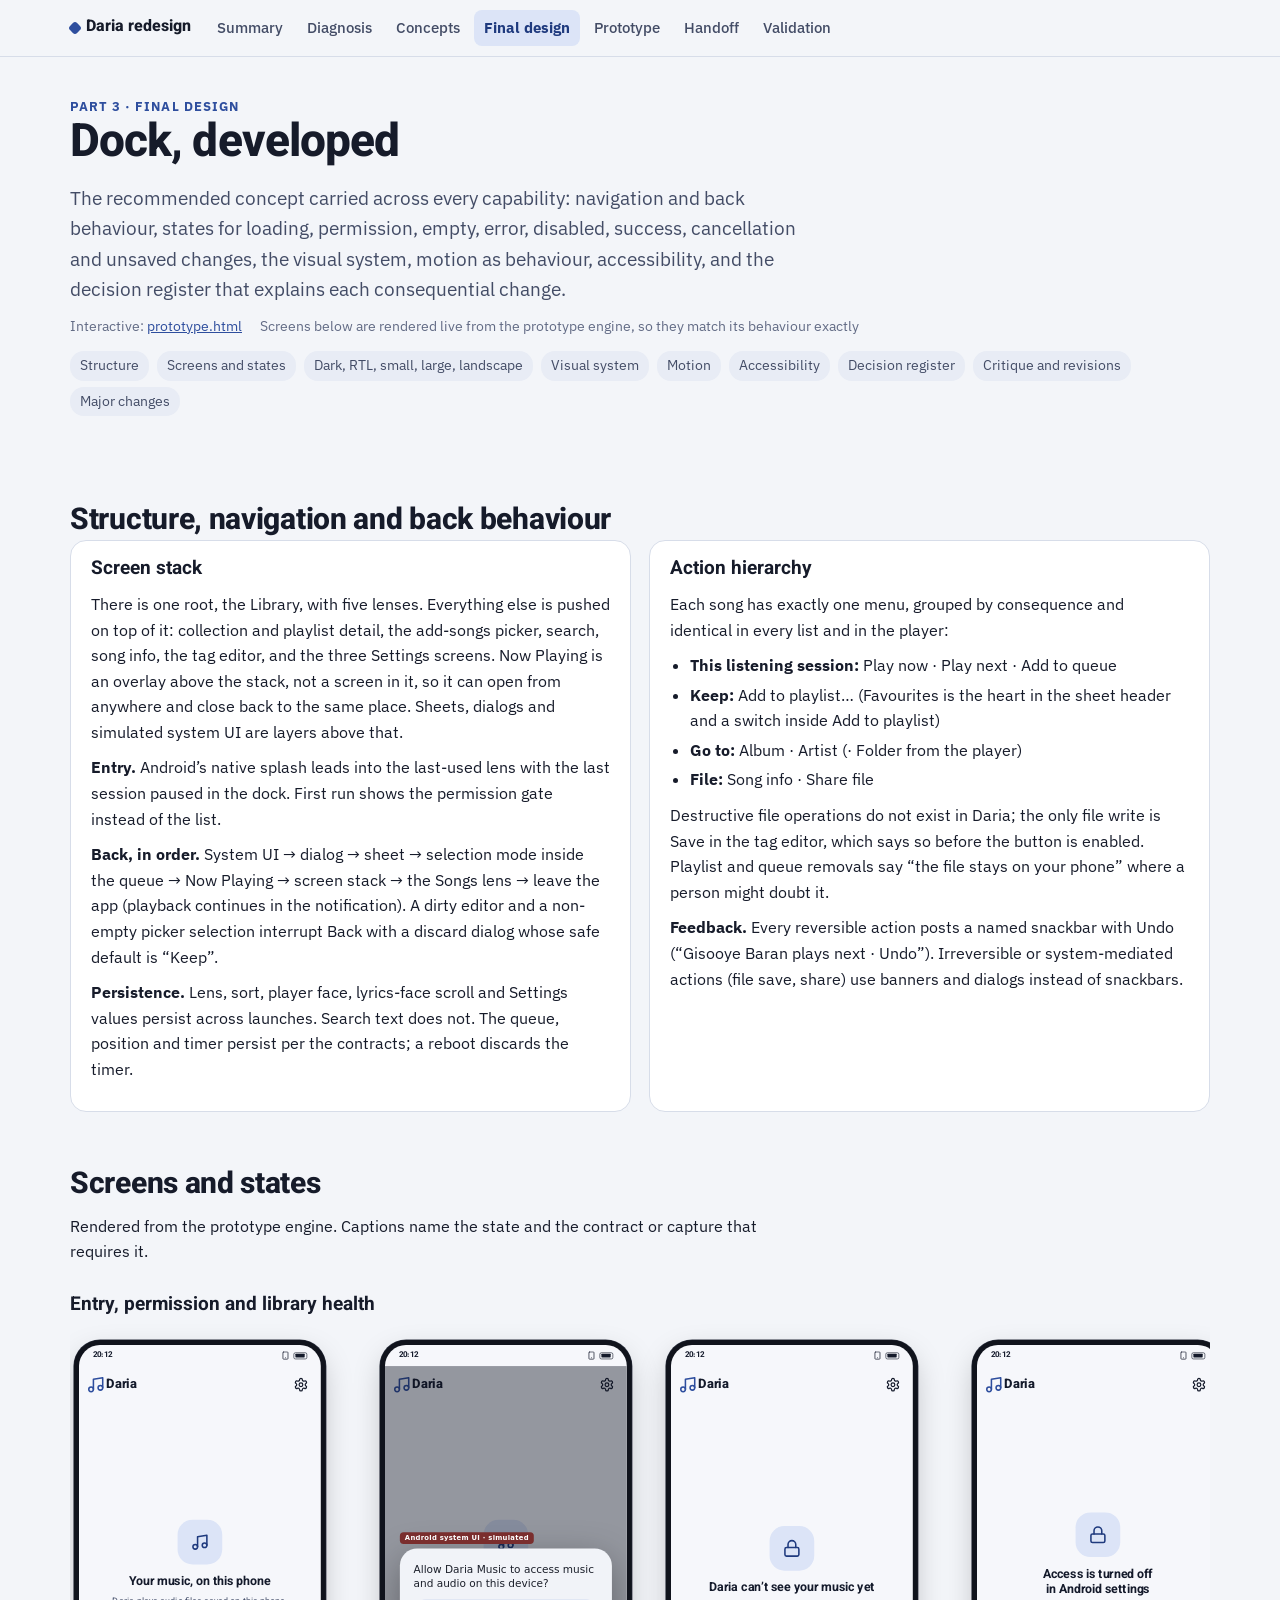
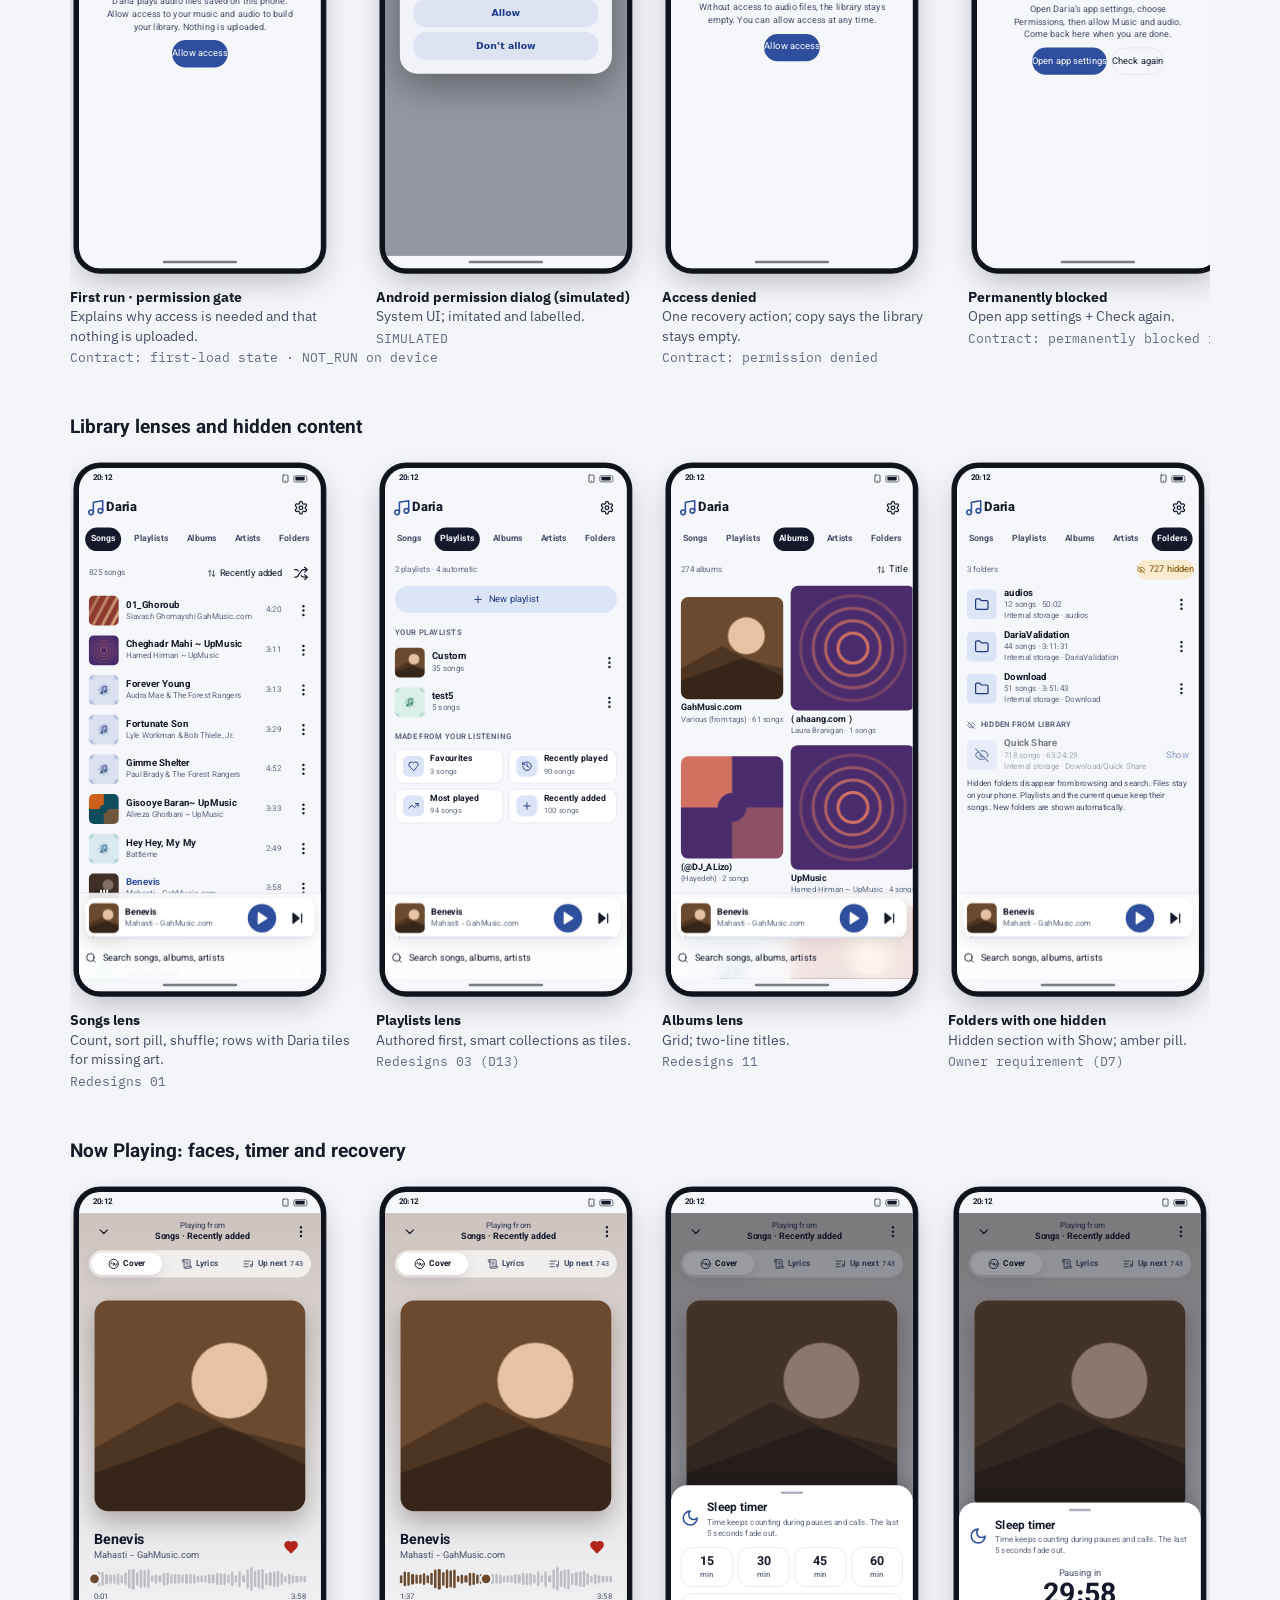
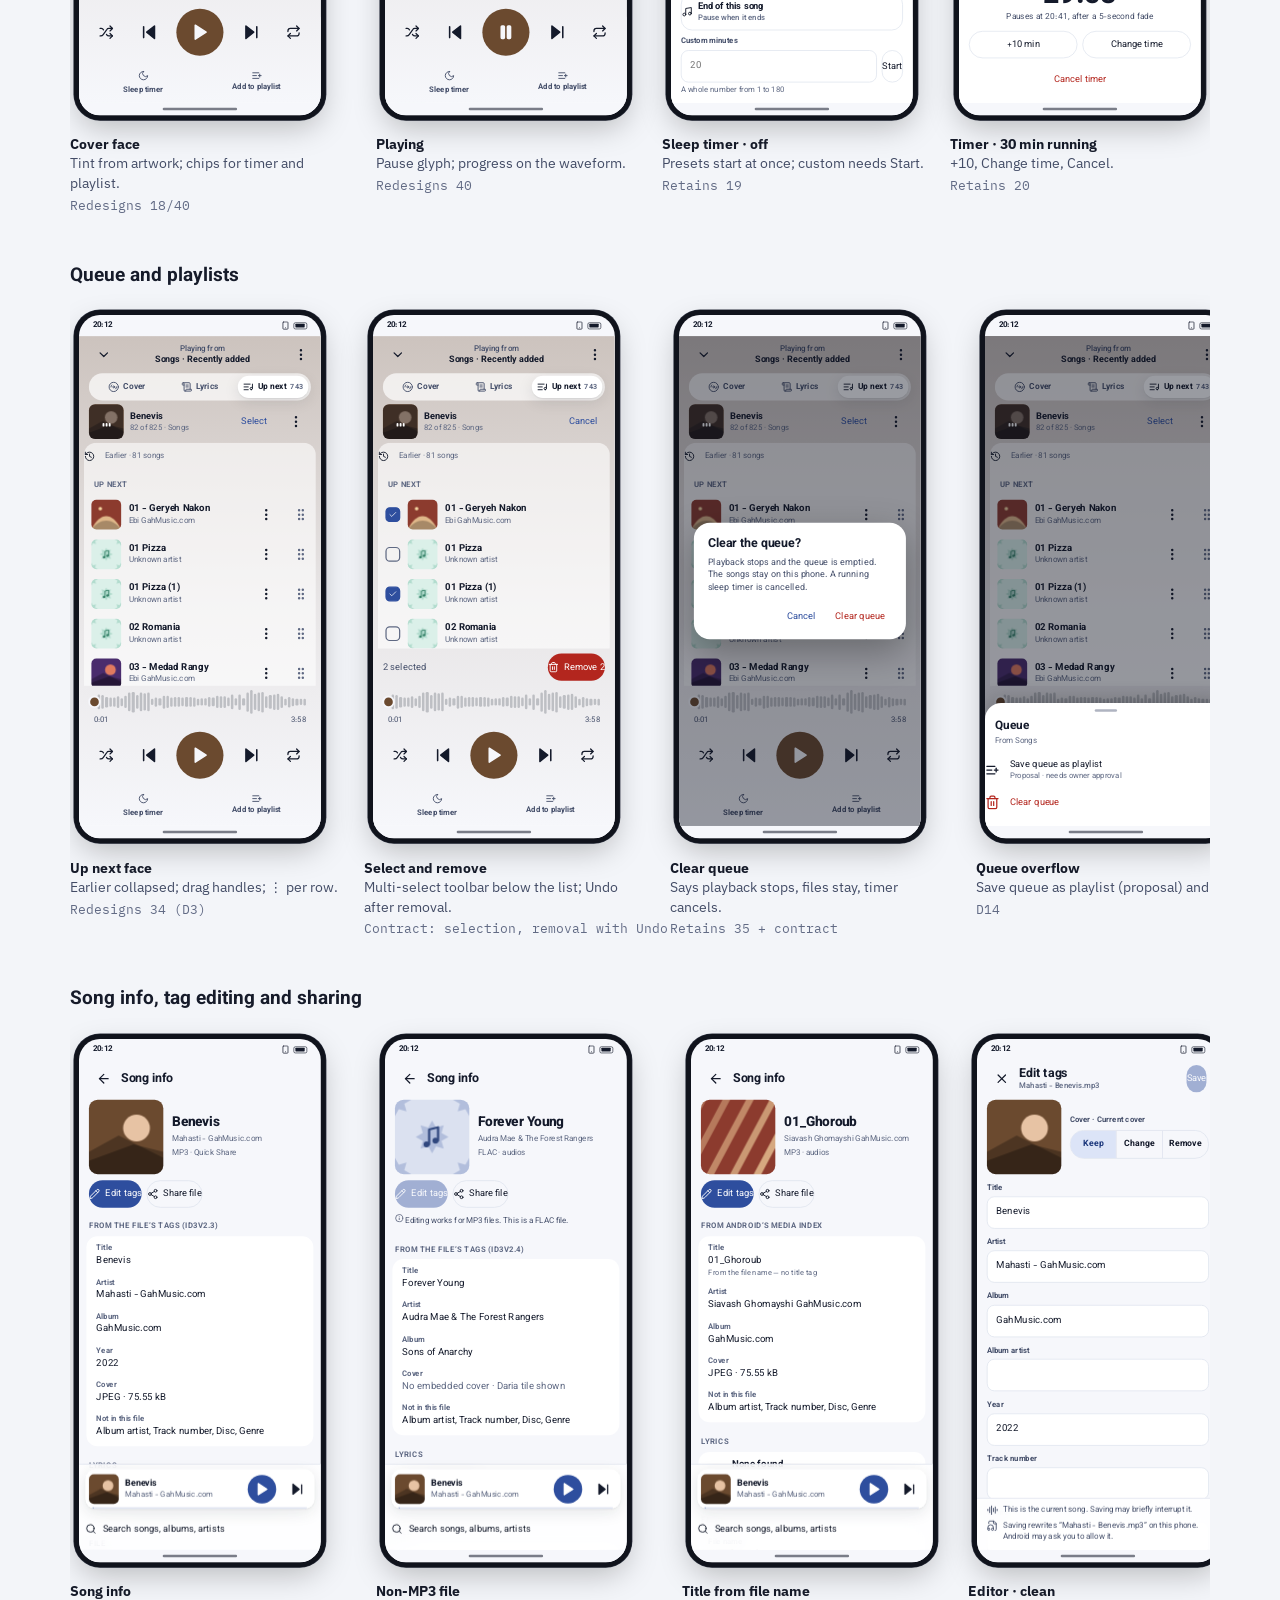
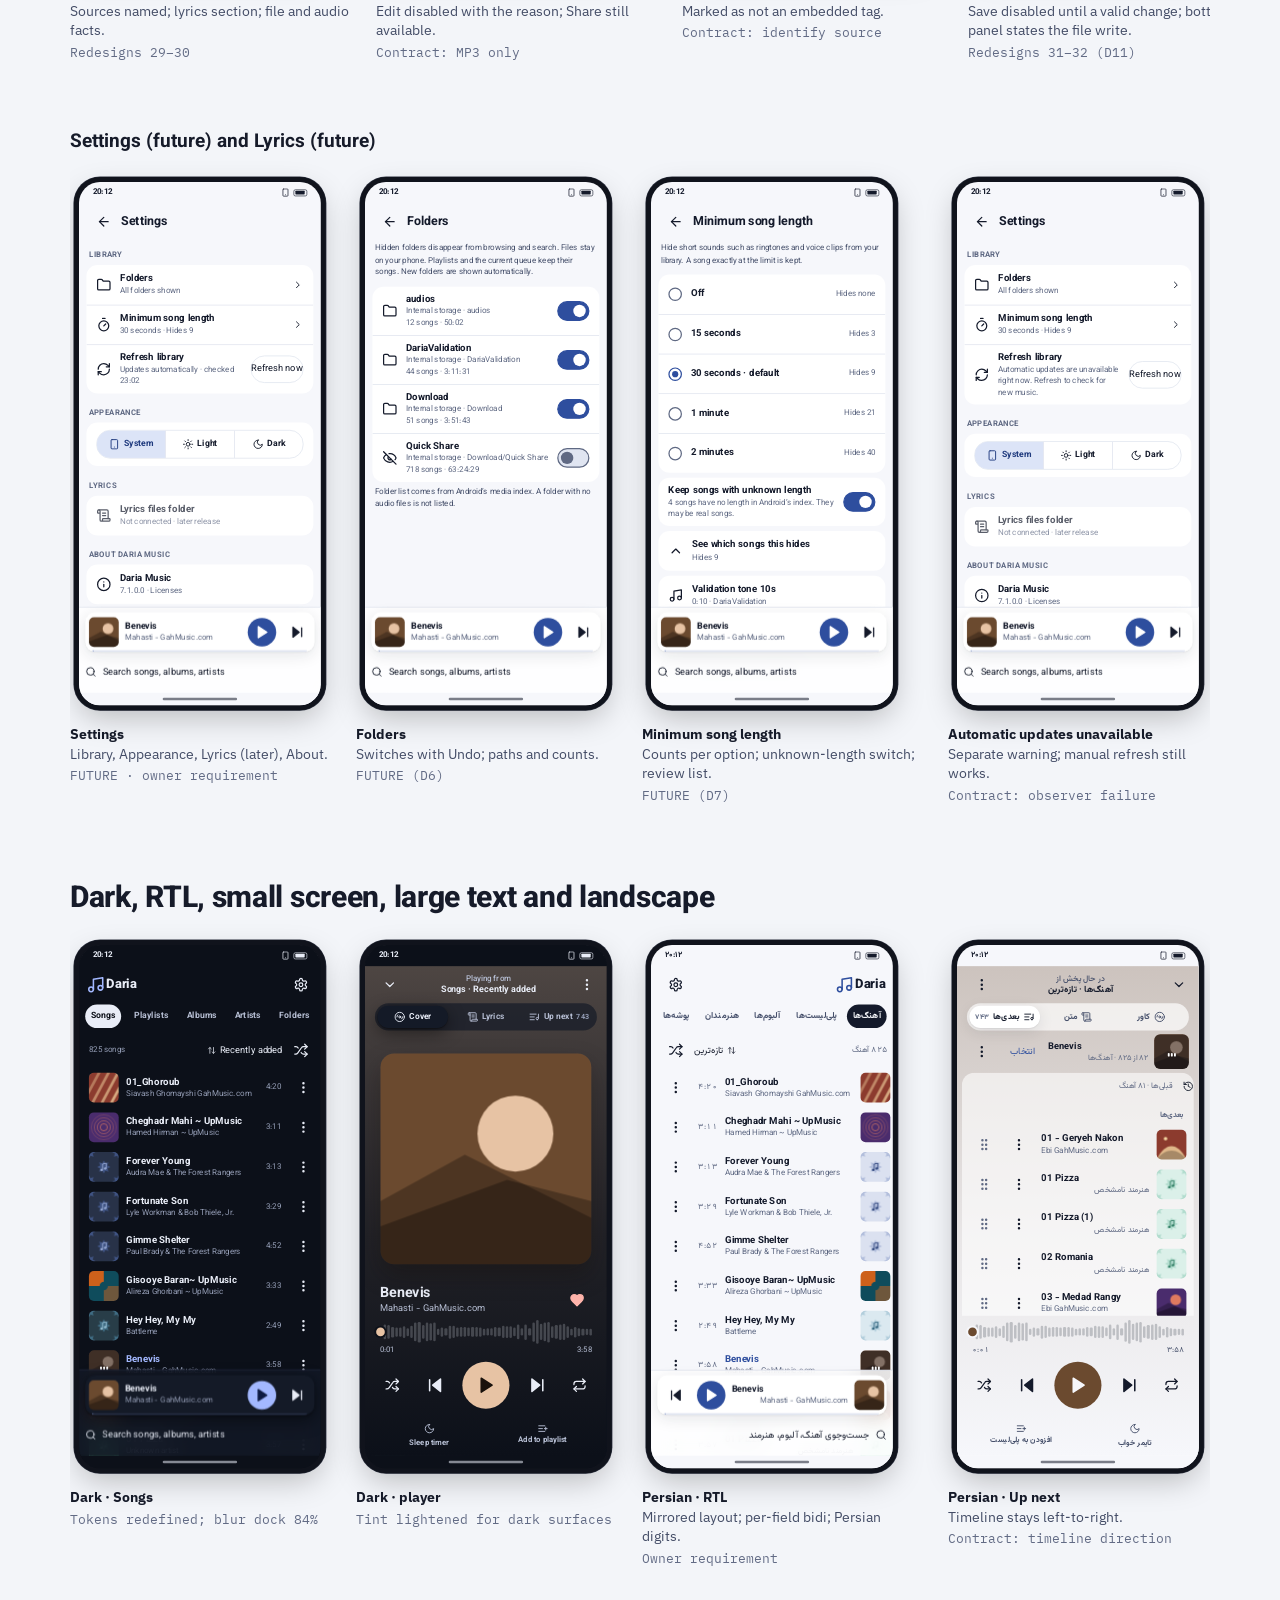
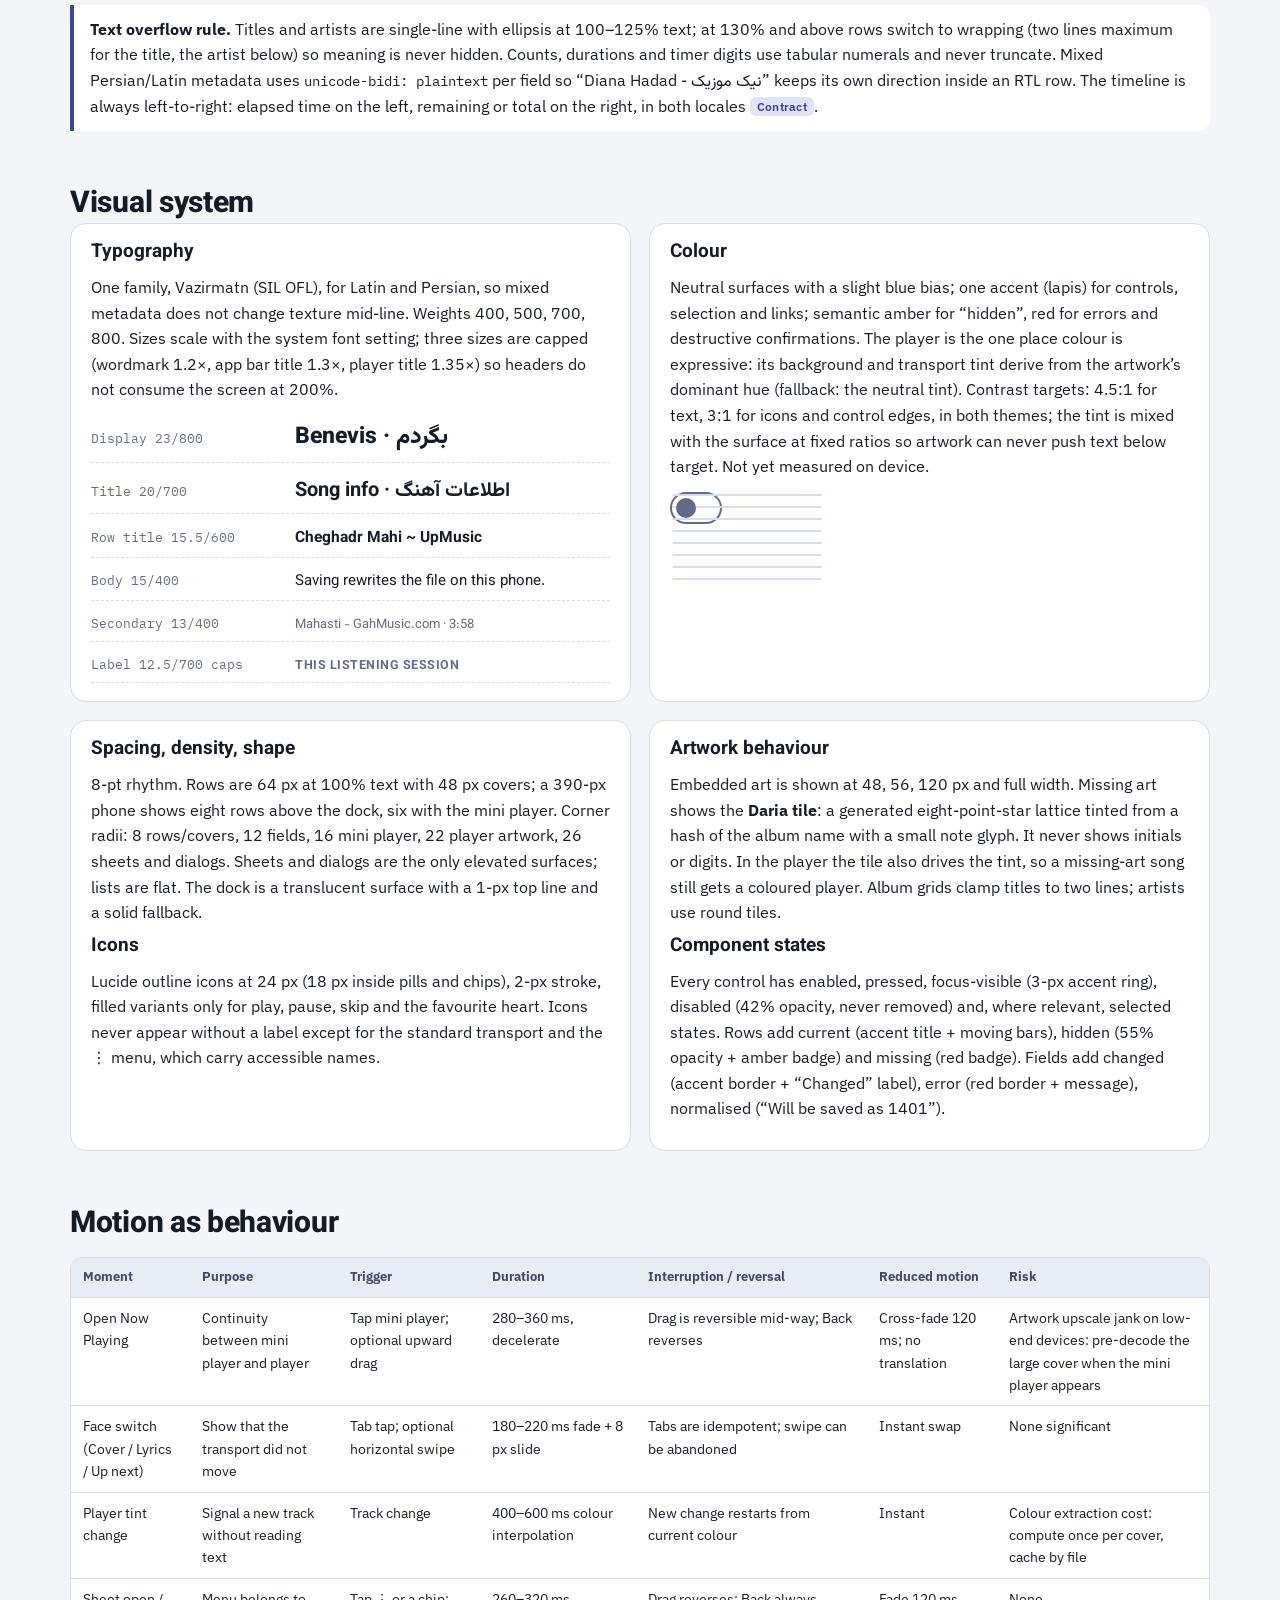
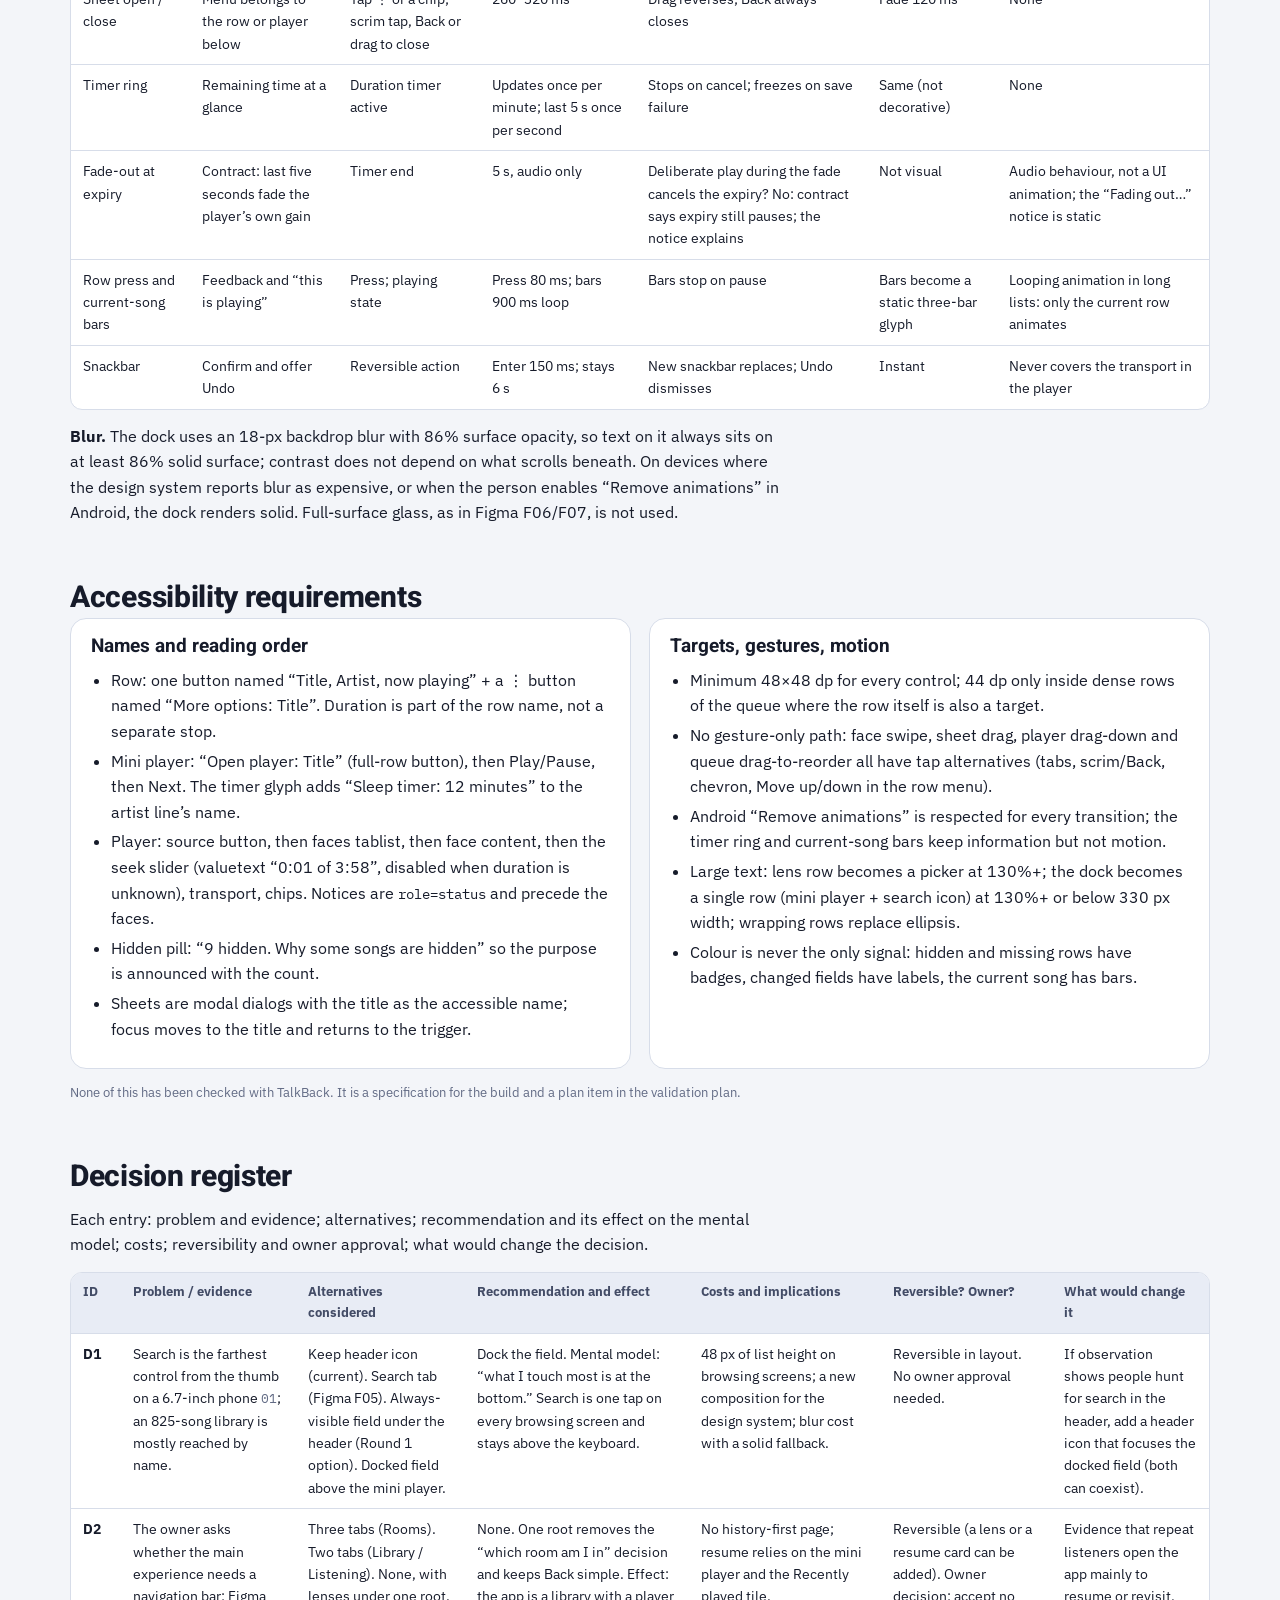
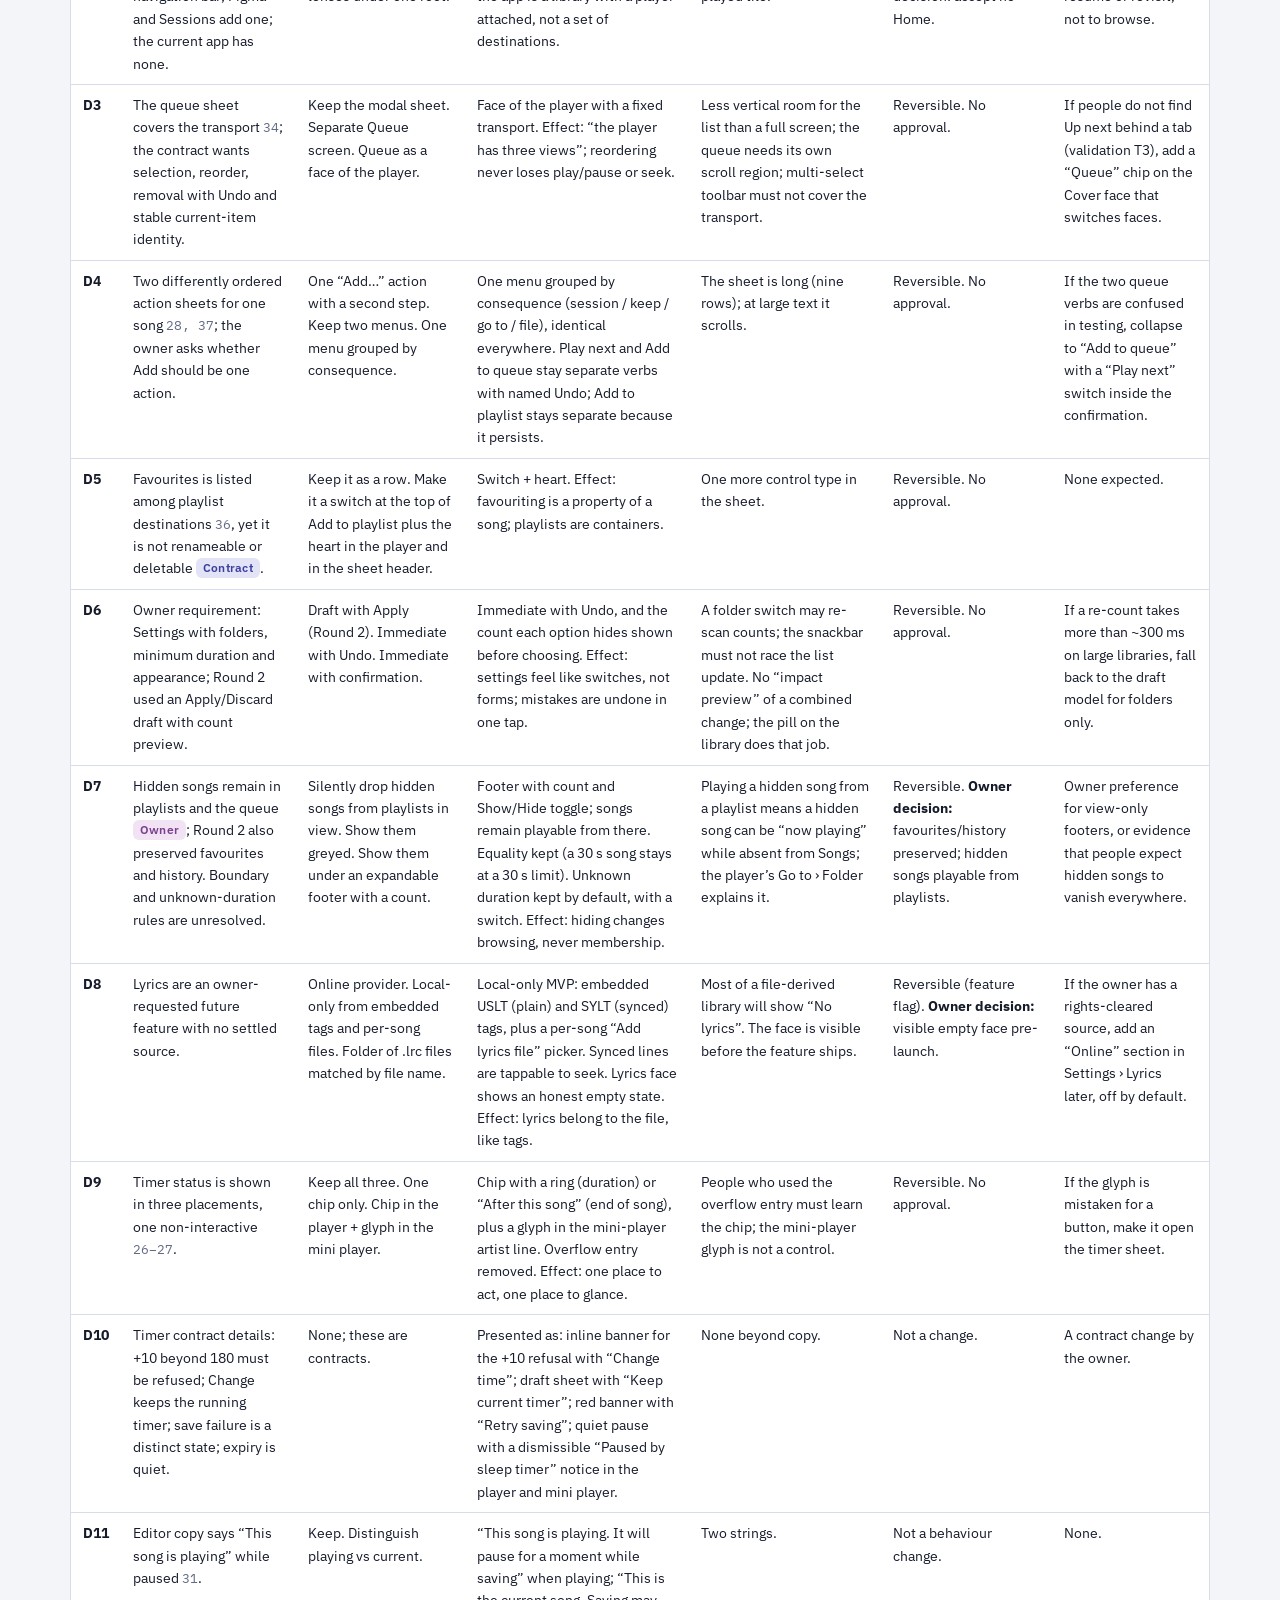
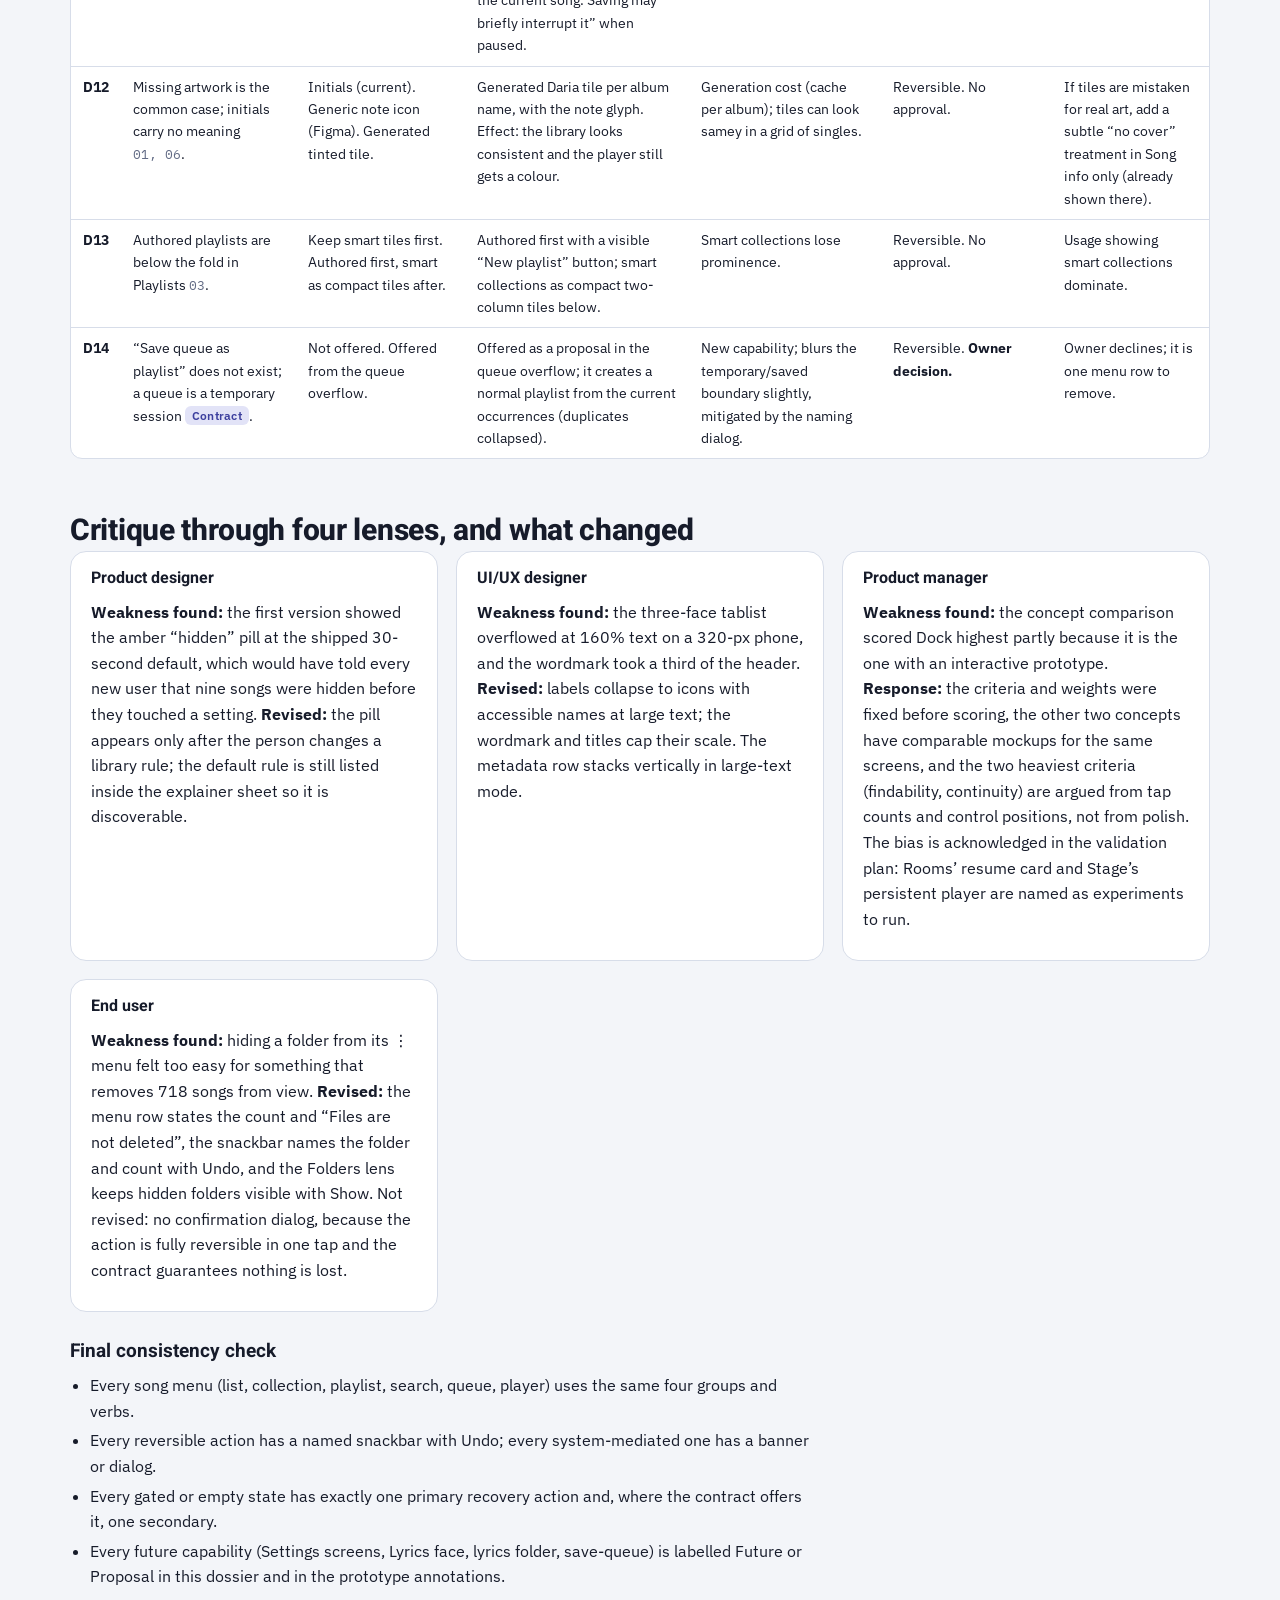
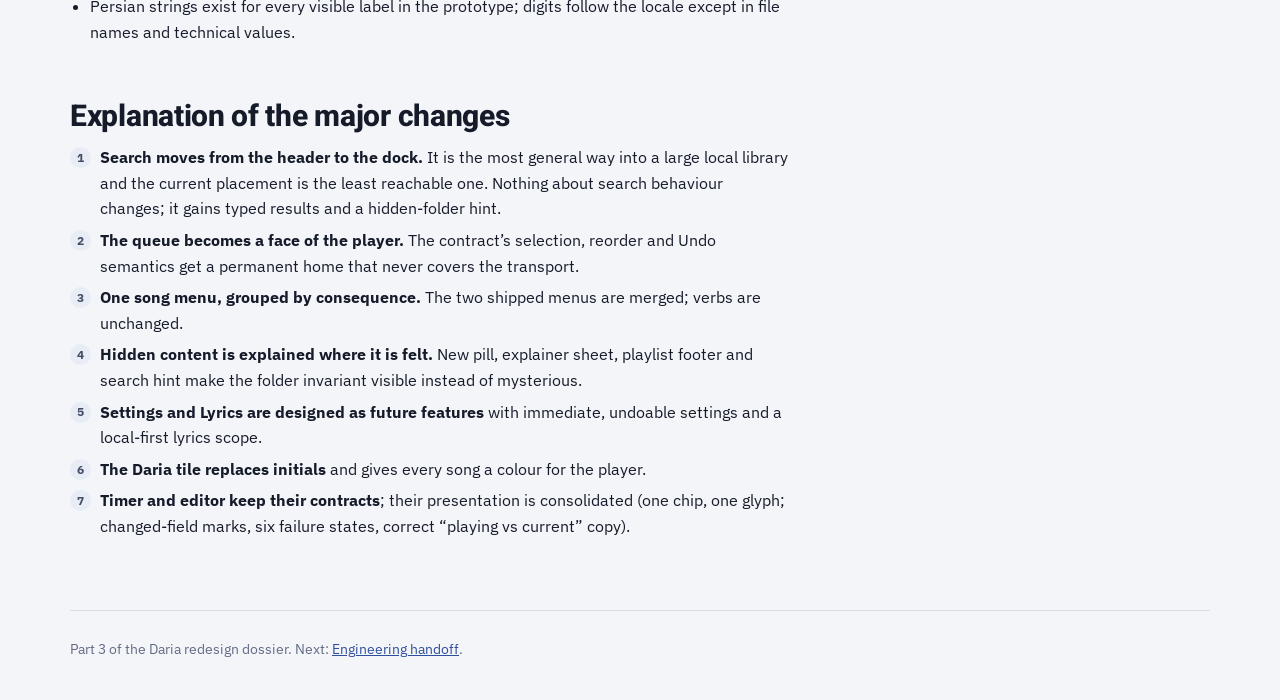
<file: daria-redesign/design.html>
<!doctype html>
<html lang="en">
<head>
<meta charset="utf-8">
<meta name="viewport" content="width=device-width,initial-scale=1,viewport-fit=cover">
<title>Daria Dock Design</title>
<link rel="preconnect" href="https://fonts.googleapis.com"><link rel="preconnect" href="https://fonts.gstatic.com" crossorigin>
<link rel="stylesheet" href="https://fonts.googleapis.com/css2?family=IBM+Plex+Mono:wght@400;600&family=IBM+Plex+Sans:wght@400;500;600;700&display=swap">
<link rel="stylesheet" href="assets/doc.css">
<link rel="stylesheet" href="assets/kit.css">
<style>
.sw{display:grid;grid-template-columns:repeat(auto-fill,minmax(150px,1fr));gap:10px;margin:12px 0}
.sw div{border:1px solid var(--rule);border-radius:12px;overflow:hidden;background:var(--card);font-size:12.5px}
.sw i{display:block;height:54px}
.sw b{display:block;padding:6px 10px 0;font-family:"IBM Plex Mono",monospace;font-size:12px}
.sw span{display:block;padding:0 10px 8px;color:var(--ink3)}
.type-s{display:flex;flex-direction:column;gap:6px;font-family:"Vazirmatn",sans-serif}
.type-s div{display:flex;gap:14px;align-items:baseline;border-bottom:1px dashed var(--rule);padding:6px 0}
.type-s small{font-family:"IBM Plex Mono",monospace;min-width:190px;color:var(--ink3)}
</style>
</head>
<body>
<nav class="topnav" id="topnav"></nav>
<main class="wrap">
<header class="hero">
  <div class="kicker">Part 3 · Final design</div>
  <h1>Dock, developed</h1>
  <p class="lede">The recommended concept carried across every capability: navigation and back behaviour, states for loading, permission, empty, error, disabled, success, cancellation and unsaved changes, the visual system, motion as behaviour, accessibility, and the decision register that explains each consequential change.</p>
  <div class="meta"><span>Interactive: <a href="prototype.html">prototype.html</a></span><span>Screens below are rendered live from the prototype engine, so they match its behaviour exactly</span></div>
  <div class="toc"><a href="#structure">Structure</a><a href="#states">Screens and states</a><a href="#adapt">Dark, RTL, small, large, landscape</a><a href="#visual">Visual system</a><a href="#motion">Motion</a><a href="#a11y">Accessibility</a><a href="#register">Decision register</a><a href="#critique">Critique and revisions</a><a href="#changes">Major changes</a></div>
</header>

<section id="structure">
<h2>Structure, navigation and back behaviour</h2>
<div class="cols two">
<div class="panel"><h3>Screen stack</h3>
<p>There is one root, the Library, with five lenses. Everything else is pushed on top of it: collection and playlist detail, the add-songs picker, search, song info, the tag editor, and the three Settings screens. Now Playing is an overlay above the stack, not a screen in it, so it can open from anywhere and close back to the same place. Sheets, dialogs and simulated system UI are layers above that.</p>
<p><b>Entry.</b> Android’s native splash leads into the last-used lens with the last session paused in the dock. First run shows the permission gate instead of the list.</p>
<p><b>Back, in order.</b> System UI → dialog → sheet → selection mode inside the queue → Now Playing → screen stack → the Songs lens → leave the app (playback continues in the notification). A dirty editor and a non-empty picker selection interrupt Back with a discard dialog whose safe default is “Keep”.</p>
<p><b>Persistence.</b> Lens, sort, player face, lyrics-face scroll and Settings values persist across launches. Search text does not. The queue, position and timer persist per the contracts; a reboot discards the timer.</p>
</div>
<div class="panel"><h3>Action hierarchy</h3>
<p>Each song has exactly one menu, grouped by consequence and identical in every list and in the player:</p>
<ul class="tight"><li><b>This listening session:</b> Play now · Play next · Add to queue</li><li><b>Keep:</b> Add to playlist… (Favourites is the heart in the sheet header and a switch inside Add to playlist)</li><li><b>Go to:</b> Album · Artist (· Folder from the player)</li><li><b>File:</b> Song info · Share file</li></ul>
<p>Destructive file operations do not exist in Daria; the only file write is Save in the tag editor, which says so before the button is enabled. Playlist and queue removals say “the file stays on your phone” where a person might doubt it.</p>
<p><b>Feedback.</b> Every reversible action posts a named snackbar with Undo (“Gisooye Baran plays next · Undo”). Irreversible or system-mediated actions (file save, share) use banners and dialogs instead of snackbars.</p>
</div>
</div>
</section>

<section id="states">
<h2>Screens and states</h2>
<p>Rendered from the prototype engine. Captions name the state and the contract or capture that requires it.</p>
<h3>Entry, permission and library health</h3>
<div id="g-entry"></div>
<h3>Library lenses and hidden content</h3>
<div id="g-lib"></div>
<h3>Now Playing: faces, timer and recovery</h3>
<div id="g-np"></div>
<h3>Queue and playlists</h3>
<div id="g-q"></div>
<h3>Song info, tag editing and sharing</h3>
<div id="g-ed"></div>
<h3>Settings (future) and Lyrics (future)</h3>
<div id="g-set"></div>
</section>

<section id="adapt">
<h2>Dark, RTL, small screen, large text and landscape</h2>
<div id="g-adapt"></div>
<div class="callout"><b>Text overflow rule.</b> Titles and artists are single-line with ellipsis at 100–125% text; at 130% and above rows switch to wrapping (two lines maximum for the title, the artist below) so meaning is never hidden. Counts, durations and timer digits use tabular numerals and never truncate. Mixed Persian/Latin metadata uses <code>unicode-bidi: plaintext</code> per field so “Diana Hadad - نیک موزیک” keeps its own direction inside an RTL row. The timeline is always left-to-right: elapsed time on the left, remaining or total on the right, in both locales <span class="tag con">Contract</span>.</div>
</section>

<section id="visual">
<h2>Visual system</h2>
<div class="cols two">
<div class="panel"><h3>Typography</h3>
<p>One family, Vazirmatn (SIL OFL), for Latin and Persian, so mixed metadata does not change texture mid-line. Weights 400, 500, 700, 800. Sizes scale with the system font setting; three sizes are capped (wordmark 1.2×, app bar title 1.3×, player title 1.35×) so headers do not consume the screen at 200%.</p>
<div class="type-s">
<div><small>Display 23/800</small><span style="font-size:23px;font-weight:800">Benevis · بگردم</span></div>
<div><small>Title 20/700</small><span style="font-size:20px;font-weight:700">Song info · اطلاعات آهنگ</span></div>
<div><small>Row title 15.5/600</small><span style="font-size:15.5px;font-weight:600">Cheghadr Mahi ~ UpMusic</span></div>
<div><small>Body 15/400</small><span style="font-size:15px">Saving rewrites the file on this phone.</span></div>
<div><small>Secondary 13/400</small><span style="font-size:13px;color:var(--ink3)">Mahasti - GahMusic.com · 3:58</span></div>
<div><small>Label 12.5/700 caps</small><span style="font-size:12.5px;font-weight:700;letter-spacing:.04em;text-transform:uppercase;color:var(--ink3)">This listening session</span></div>
</div></div>
<div class="panel"><h3>Colour</h3>
<p>Neutral surfaces with a slight blue bias; one accent (lapis) for controls, selection and links; semantic amber for “hidden”, red for errors and destructive confirmations. The player is the one place colour is expressive: its background and transport tint derive from the artwork’s dominant hue (fallback: the neutral tint). Contrast targets: 4.5:1 for text, 3:1 for icons and control edges, in both themes; the tint is mixed with the surface at fixed ratios so artwork can never push text below target. Not yet measured on device.</p>
<div class="sw">
<div><i style="background:#2E4E9E"></i><b>#2E4E9E</b><span>accent · light</span></div>
<div><i style="background:#A3B8FF"></i><b>#A3B8FF</b><span>accent · dark</span></div>
<div><i style="background:#F6F7FB"></i><b>#F6F7FB</b><span>bg · light</span></div>
<div><i style="background:#0C1019"></i><b>#0C1019</b><span>bg · dark</span></div>
<div><i style="background:#141A2B"></i><b>#141A2B</b><span>ink · light</span></div>
<div><i style="background:#FAEBCF"></i><b>#FAEBCF / #7F4E00</b><span>hidden (amber)</span></div>
<div><i style="background:#FBE3E0"></i><b>#FBE3E0 / #B3261E</b><span>error / destructive</span></div>
<div><i style="background:#6B4A2F"></i><b>tint</b><span>player, from artwork</span></div>
</div></div>
<div class="panel"><h3>Spacing, density, shape</h3>
<p>8-pt rhythm. Rows are 64 px at 100% text with 48 px covers; a 390-px phone shows eight rows above the dock, six with the mini player. Corner radii: 8 rows/covers, 12 fields, 16 mini player, 22 player artwork, 26 sheets and dialogs. Sheets and dialogs are the only elevated surfaces; lists are flat. The dock is a translucent surface with a 1-px top line and a solid fallback.</p>
<h3>Icons</h3>
<p>Lucide outline icons at 24 px (18 px inside pills and chips), 2-px stroke, filled variants only for play, pause, skip and the favourite heart. Icons never appear without a label except for the standard transport and the ⋮ menu, which carry accessible names.</p></div>
<div class="panel"><h3>Artwork behaviour</h3>
<p>Embedded art is shown at 48, 56, 120 px and full width. Missing art shows the <b>Daria tile</b>: a generated eight-point-star lattice tinted from a hash of the album name with a small note glyph. It never shows initials or digits. In the player the tile also drives the tint, so a missing-art song still gets a coloured player. Album grids clamp titles to two lines; artists use round tiles.</p>
<h3>Component states</h3>
<p>Every control has enabled, pressed, focus-visible (3-px accent ring), disabled (42% opacity, never removed) and, where relevant, selected states. Rows add current (accent title + moving bars), hidden (55% opacity + amber badge) and missing (red badge). Fields add changed (accent border + “Changed” label), error (red border + message), normalised (“Will be saved as 1401”).</p></div>
</div>
</section>

<section id="motion">
<h2>Motion as behaviour</h2>
<div class="tbl"><table>
<thead><tr><th>Moment</th><th>Purpose</th><th>Trigger</th><th>Duration</th><th>Interruption / reversal</th><th>Reduced motion</th><th>Risk</th></tr></thead>
<tbody>
<tr><td>Open Now Playing</td><td>Continuity between mini player and player</td><td>Tap mini player; optional upward drag</td><td>280–360 ms, decelerate</td><td>Drag is reversible mid-way; Back reverses</td><td>Cross-fade 120 ms; no translation</td><td>Artwork upscale jank on low-end devices: pre-decode the large cover when the mini player appears</td></tr>
<tr><td>Face switch (Cover / Lyrics / Up next)</td><td>Show that the transport did not move</td><td>Tab tap; optional horizontal swipe</td><td>180–220 ms fade + 8 px slide</td><td>Tabs are idempotent; swipe can be abandoned</td><td>Instant swap</td><td>None significant</td></tr>
<tr><td>Player tint change</td><td>Signal a new track without reading text</td><td>Track change</td><td>400–600 ms colour interpolation</td><td>New change restarts from current colour</td><td>Instant</td><td>Colour extraction cost: compute once per cover, cache by file</td></tr>
<tr><td>Sheet open / close</td><td>Menu belongs to the row or player below</td><td>Tap ⋮ or a chip; scrim tap, Back or drag to close</td><td>260–320 ms</td><td>Drag reverses; Back always closes</td><td>Fade 120 ms</td><td>None</td></tr>
<tr><td>Timer ring</td><td>Remaining time at a glance</td><td>Duration timer active</td><td>Updates once per minute; last 5 s once per second</td><td>Stops on cancel; freezes on save failure</td><td>Same (not decorative)</td><td>None</td></tr>
<tr><td>Fade-out at expiry</td><td>Contract: last five seconds fade the player’s own gain</td><td>Timer end</td><td>5 s, audio only</td><td>Deliberate play during the fade cancels the expiry? No: contract says expiry still pauses; the notice explains</td><td>Not visual</td><td>Audio behaviour, not a UI animation; the “Fading out…” notice is static</td></tr>
<tr><td>Row press and current-song bars</td><td>Feedback and “this is playing”</td><td>Press; playing state</td><td>Press 80 ms; bars 900 ms loop</td><td>Bars stop on pause</td><td>Bars become a static three-bar glyph</td><td>Looping animation in long lists: only the current row animates</td></tr>
<tr><td>Snackbar</td><td>Confirm and offer Undo</td><td>Reversible action</td><td>Enter 150 ms; stays 6 s</td><td>New snackbar replaces; Undo dismisses</td><td>Instant</td><td>Never covers the transport in the player</td></tr>
</tbody></table></div>
<p><b>Blur.</b> The dock uses an 18-px backdrop blur with 86% surface opacity, so text on it always sits on at least 86% solid surface; contrast does not depend on what scrolls beneath. On devices where the design system reports blur as expensive, or when the person enables “Remove animations” in Android, the dock renders solid. Full-surface glass, as in Figma F06/F07, is not used.</p>
</section>

<section id="a11y">
<h2>Accessibility requirements</h2>
<div class="cols two">
<div class="panel"><h3>Names and reading order</h3>
<ul class="tight">
<li>Row: one button named “Title, Artist, now playing” + a ⋮ button named “More options: Title”. Duration is part of the row name, not a separate stop.</li>
<li>Mini player: “Open player: Title” (full-row button), then Play/Pause, then Next. The timer glyph adds “Sleep timer: 12 minutes” to the artist line’s name.</li>
<li>Player: source button, then faces tablist, then face content, then the seek slider (valuetext “0:01 of 3:58”, disabled when duration is unknown), transport, chips. Notices are <code>role=status</code> and precede the faces.</li>
<li>Hidden pill: “9 hidden. Why some songs are hidden” so the purpose is announced with the count.</li>
<li>Sheets are modal dialogs with the title as the accessible name; focus moves to the title and returns to the trigger.</li>
</ul></div>
<div class="panel"><h3>Targets, gestures, motion</h3>
<ul class="tight">
<li>Minimum 48×48 dp for every control; 44 dp only inside dense rows of the queue where the row itself is also a target.</li>
<li>No gesture-only path: face swipe, sheet drag, player drag-down and queue drag-to-reorder all have tap alternatives (tabs, scrim/Back, chevron, Move up/down in the row menu).</li>
<li>Android “Remove animations” is respected for every transition; the timer ring and current-song bars keep information but not motion.</li>
<li>Large text: lens row becomes a picker at 130%+; the dock becomes a single row (mini player + search icon) at 130%+ or below 330 px width; wrapping rows replace ellipsis.</li>
<li>Colour is never the only signal: hidden and missing rows have badges, changed fields have labels, the current song has bars.</li>
</ul></div>
</div>
<p><small>None of this has been checked with TalkBack. It is a specification for the build and a plan item in the validation plan.</small></p>
</section>

<section id="register">
<h2>Decision register</h2>
<p>Each entry: problem and evidence; alternatives; recommendation and its effect on the mental model; costs; reversibility and owner approval; what would change the decision.</p>
<div class="tbl"><table>
<thead><tr><th>ID</th><th>Problem / evidence</th><th>Alternatives considered</th><th>Recommendation and effect</th><th>Costs and implications</th><th>Reversible? Owner?</th><th>What would change it</th></tr></thead>
<tbody>
<tr><td><b>D1</b></td><td>Search is the farthest control from the thumb on a 6.7-inch phone <span class="ev">01</span>; an 825-song library is mostly reached by name.</td><td>Keep header icon (current). Search tab (Figma F05). Always-visible field under the header (Round 1 option). Docked field above the mini player.</td><td>Dock the field. Mental model: “what I touch most is at the bottom.” Search is one tap on every browsing screen and stays above the keyboard.</td><td>48 px of list height on browsing screens; a new composition for the design system; blur cost with a solid fallback.</td><td>Reversible in layout. No owner approval needed.</td><td>If observation shows people hunt for search in the header, add a header icon that focuses the docked field (both can coexist).</td></tr>
<tr><td><b>D2</b></td><td>The owner asks whether the main experience needs a navigation bar; Figma and Sessions add one; the current app has none.</td><td>Three tabs (Rooms). Two tabs (Library / Listening). None, with lenses under one root.</td><td>None. One root removes the “which room am I in” decision and keeps Back simple. Effect: the app is a library with a player attached, not a set of destinations.</td><td>No history-first page; resume relies on the mini player and the Recently played tile.</td><td>Reversible (a lens or a resume card can be added). Owner decision: accept no Home.</td><td>Evidence that repeat listeners open the app mainly to resume or revisit, not to browse.</td></tr>
<tr><td><b>D3</b></td><td>The queue sheet covers the transport <span class="ev">34</span>; the contract wants selection, reorder, removal with Undo and stable current-item identity.</td><td>Keep the modal sheet. Separate Queue screen. Queue as a face of the player.</td><td>Face of the player with a fixed transport. Effect: “the player has three views”; reordering never loses play/pause or seek.</td><td>Less vertical room for the list than a full screen; the queue needs its own scroll region; multi-select toolbar must not cover the transport.</td><td>Reversible. No approval.</td><td>If people do not find Up next behind a tab (validation T3), add a “Queue” chip on the Cover face that switches faces.</td></tr>
<tr><td><b>D4</b></td><td>Two differently ordered action sheets for one song <span class="ev">28, 37</span>; the owner asks whether Add should be one action.</td><td>One “Add…” action with a second step. Keep two menus. One menu grouped by consequence.</td><td>One menu grouped by consequence (session / keep / go to / file), identical everywhere. Play next and Add to queue stay separate verbs with named Undo; Add to playlist stays separate because it persists.</td><td>The sheet is long (nine rows); at large text it scrolls.</td><td>Reversible. No approval.</td><td>If the two queue verbs are confused in testing, collapse to “Add to queue” with a “Play next” switch inside the confirmation.</td></tr>
<tr><td><b>D5</b></td><td>Favourites is listed among playlist destinations <span class="ev">36</span>, yet it is not renameable or deletable <span class="tag con">Contract</span>.</td><td>Keep it as a row. Make it a switch at the top of Add to playlist plus the heart in the player and in the sheet header.</td><td>Switch + heart. Effect: favouriting is a property of a song; playlists are containers.</td><td>One more control type in the sheet.</td><td>Reversible. No approval.</td><td>None expected.</td></tr>
<tr><td><b>D6</b></td><td>Owner requirement: Settings with folders, minimum duration and appearance; Round 2 used an Apply/Discard draft with count preview.</td><td>Draft with Apply (Round 2). Immediate with Undo. Immediate with confirmation.</td><td>Immediate with Undo, and the count each option hides shown before choosing. Effect: settings feel like switches, not forms; mistakes are undone in one tap.</td><td>A folder switch may re-scan counts; the snackbar must not race the list update. No “impact preview” of a combined change; the pill on the library does that job.</td><td>Reversible. No approval.</td><td>If a re-count takes more than ~300 ms on large libraries, fall back to the draft model for folders only.</td></tr>
<tr><td><b>D7</b></td><td>Hidden songs remain in playlists and the queue <span class="tag own">Owner</span>; Round 2 also preserved favourites and history. Boundary and unknown-duration rules are unresolved.</td><td>Silently drop hidden songs from playlists in view. Show them greyed. Show them under an expandable footer with a count.</td><td>Footer with count and Show/Hide toggle; songs remain playable from there. Equality kept (a 30 s song stays at a 30 s limit). Unknown duration kept by default, with a switch. Effect: hiding changes browsing, never membership.</td><td>Playing a hidden song from a playlist means a hidden song can be “now playing” while absent from Songs; the player’s Go to › Folder explains it.</td><td>Reversible. <b>Owner decision:</b> favourites/history preserved; hidden songs playable from playlists.</td><td>Owner preference for view-only footers, or evidence that people expect hidden songs to vanish everywhere.</td></tr>
<tr><td><b>D8</b></td><td>Lyrics are an owner-requested future feature with no settled source.</td><td>Online provider. Local-only from embedded tags and per-song files. Folder of .lrc files matched by file name.</td><td>Local-only MVP: embedded USLT (plain) and SYLT (synced) tags, plus a per-song “Add lyrics file” picker. Synced lines are tappable to seek. Lyrics face shows an honest empty state. Effect: lyrics belong to the file, like tags.</td><td>Most of a file-derived library will show “No lyrics”. The face is visible before the feature ships.</td><td>Reversible (feature flag). <b>Owner decision:</b> visible empty face pre-launch.</td><td>If the owner has a rights-cleared source, add an “Online” section in Settings › Lyrics later, off by default.</td></tr>
<tr><td><b>D9</b></td><td>Timer status is shown in three placements, one non-interactive <span class="ev">26–27</span>.</td><td>Keep all three. One chip only. Chip in the player + glyph in the mini player.</td><td>Chip with a ring (duration) or “After this song” (end of song), plus a glyph in the mini-player artist line. Overflow entry removed. Effect: one place to act, one place to glance.</td><td>People who used the overflow entry must learn the chip; the mini-player glyph is not a control.</td><td>Reversible. No approval.</td><td>If the glyph is mistaken for a button, make it open the timer sheet.</td></tr>
<tr><td><b>D10</b></td><td>Timer contract details: +10 beyond 180 must be refused; Change keeps the running timer; save failure is a distinct state; expiry is quiet.</td><td>None; these are contracts.</td><td>Presented as: inline banner for the +10 refusal with “Change time”; draft sheet with “Keep current timer”; red banner with “Retry saving”; quiet pause with a dismissible “Paused by sleep timer” notice in the player and mini player.</td><td>None beyond copy.</td><td>Not a change.</td><td>A contract change by the owner.</td></tr>
<tr><td><b>D11</b></td><td>Editor copy says “This song is playing” while paused <span class="ev">31</span>.</td><td>Keep. Distinguish playing vs current.</td><td>“This song is playing. It will pause for a moment while saving” when playing; “This is the current song. Saving may briefly interrupt it” when paused.</td><td>Two strings.</td><td>Not a behaviour change.</td><td>None.</td></tr>
<tr><td><b>D12</b></td><td>Missing artwork is the common case; initials carry no meaning <span class="ev">01, 06</span>.</td><td>Initials (current). Generic note icon (Figma). Generated tinted tile.</td><td>Generated Daria tile per album name, with the note glyph. Effect: the library looks consistent and the player still gets a colour.</td><td>Generation cost (cache per album); tiles can look samey in a grid of singles.</td><td>Reversible. No approval.</td><td>If tiles are mistaken for real art, add a subtle “no cover” treatment in Song info only (already shown there).</td></tr>
<tr><td><b>D13</b></td><td>Authored playlists are below the fold in Playlists <span class="ev">03</span>.</td><td>Keep smart tiles first. Authored first, smart as compact tiles after.</td><td>Authored first with a visible “New playlist” button; smart collections as compact two-column tiles below.</td><td>Smart collections lose prominence.</td><td>Reversible. No approval.</td><td>Usage showing smart collections dominate.</td></tr>
<tr><td><b>D14</b></td><td>“Save queue as playlist” does not exist; a queue is a temporary session <span class="tag con">Contract</span>.</td><td>Not offered. Offered from the queue overflow.</td><td>Offered as a proposal in the queue overflow; it creates a normal playlist from the current occurrences (duplicates collapsed).</td><td>New capability; blurs the temporary/saved boundary slightly, mitigated by the naming dialog.</td><td>Reversible. <b>Owner decision.</b></td><td>Owner declines; it is one menu row to remove.</td></tr>
</tbody></table></div>
</section>

<section id="critique">
<h2>Critique through four lenses, and what changed</h2>
<div class="cols">
<div class="panel"><h4>Product designer</h4><p><b>Weakness found:</b> the first version showed the amber “hidden” pill at the shipped 30-second default, which would have told every new user that nine songs were hidden before they touched a setting. <b>Revised:</b> the pill appears only after the person changes a library rule; the default rule is still listed inside the explainer sheet so it is discoverable.</p></div>
<div class="panel"><h4>UI/UX designer</h4><p><b>Weakness found:</b> the three-face tablist overflowed at 160% text on a 320-px phone, and the wordmark took a third of the header. <b>Revised:</b> labels collapse to icons with accessible names at large text; the wordmark and titles cap their scale. The metadata row stacks vertically in large-text mode.</p></div>
<div class="panel"><h4>Product manager</h4><p><b>Weakness found:</b> the concept comparison scored Dock highest partly because it is the one with an interactive prototype. <b>Response:</b> the criteria and weights were fixed before scoring, the other two concepts have comparable mockups for the same screens, and the two heaviest criteria (findability, continuity) are argued from tap counts and control positions, not from polish. The bias is acknowledged in the validation plan: Rooms’ resume card and Stage’s persistent player are named as experiments to run.</p></div>
<div class="panel"><h4>End user</h4><p><b>Weakness found:</b> hiding a folder from its ⋮ menu felt too easy for something that removes 718 songs from view. <b>Revised:</b> the menu row states the count and “Files are not deleted”, the snackbar names the folder and count with Undo, and the Folders lens keeps hidden folders visible with Show. Not revised: no confirmation dialog, because the action is fully reversible in one tap and the contract guarantees nothing is lost.</p></div>
</div>
<h3>Final consistency check</h3>
<ul class="tight">
<li>Every song menu (list, collection, playlist, search, queue, player) uses the same four groups and verbs.</li>
<li>Every reversible action has a named snackbar with Undo; every system-mediated one has a banner or dialog.</li>
<li>Every gated or empty state has exactly one primary recovery action and, where the contract offers it, one secondary.</li>
<li>Every future capability (Settings screens, Lyrics face, lyrics folder, save-queue) is labelled Future or Proposal in this dossier and in the prototype annotations.</li>
<li>Persian strings exist for every visible label in the prototype; digits follow the locale except in file names and technical values.</li>
</ul>
</section>

<section id="changes">
<h2>Explanation of the major changes</h2>
<ol class="walk">
<li><b>Search moves from the header to the dock.</b> It is the most general way into a large local library and the current placement is the least reachable one. Nothing about search behaviour changes; it gains typed results and a hidden-folder hint.</li>
<li><b>The queue becomes a face of the player.</b> The contract’s selection, reorder and Undo semantics get a permanent home that never covers the transport.</li>
<li><b>One song menu, grouped by consequence.</b> The two shipped menus are merged; verbs are unchanged.</li>
<li><b>Hidden content is explained where it is felt.</b> New pill, explainer sheet, playlist footer and search hint make the folder invariant visible instead of mysterious.</li>
<li><b>Settings and Lyrics are designed as future features</b> with immediate, undoable settings and a local-first lyrics scope.</li>
<li><b>The Daria tile replaces initials</b> and gives every song a colour for the player.</li>
<li><b>Timer and editor keep their contracts</b>; their presentation is consolidated (one chip, one glyph; changed-field marks, six failure states, correct “playing vs current” copy).</li>
</ol>
</section>
<footer class="site">Part 3 of the Daria redesign dossier. Next: <a href="handoff.html">Engineering handoff</a>.</footer>
</main>
<script src="assets/icons.js"></script><script src="assets/kit.js"></script><script src="assets/proto.js"></script><script src="assets/doc.js"></script>
<script>
const G = DKdoc.gallery;
G('g-entry', [
  {prep:st=>{st.perm='first';st.pb.session=false;}, cap:'First run · permission gate', txt:'Explains why access is needed and that nothing is uploaded.', ev:'Contract: first-load state · NOT_RUN on device'},
  {prep:st=>{st.perm='first';st.pb.session=false;st.sys={type:'perm'};}, cap:'Android permission dialog (simulated)', txt:'System UI; imitated and labelled.', ev:'SIMULATED'},
  {prep:st=>{st.perm='denied';st.pb.session=false;}, cap:'Access denied', txt:'One recovery action; copy says the library stays empty.', ev:'Contract: permission denied'},
  {prep:st=>{st.perm='blocked';st.pb.session=false;}, cap:'Permanently blocked', txt:'Open app settings + Check again.', ev:'Contract: permanently blocked recovery'},
  {prep:st=>{st.lib='loading';st.pb.session=false;}, cap:'Reading the library', txt:'Skeleton rows; count increments; lenses disabled.', ev:'Contract: first load'},
  {prep:st=>{st.lib='empty';st.pb.session=false;}, cap:'No music found', txt:'Names supported formats; index lag explained.', ev:'Contract: genuinely empty library'},
  {prep:st=>{st.lib='readError';st.pb.session=false;}, cap:'Initial read failed', txt:'Retry; files unaffected.', ev:'Contract: initial read failure'},
  {prep:st=>{st.refreshFailed=true;}, cap:'Refresh failed · catalogue retained', txt:'Persistent banner with the last successful time and Retry.', ev:'Contract: failed refresh retains catalogue'},
  {prep:st=>{st.hidden=new Set(['audios','DariaValidation','Download','QuickShare']);}, cap:'Everything hidden by settings', txt:'Filtered-empty state links to Library settings.', ev:'Owner requirement: recovery affordance'},
]);
G('g-lib', [
  {st:{}, cap:'Songs lens', txt:'Count, sort pill, shuffle; rows with Daria tiles for missing art.', ev:'Redesigns 01'},
  {prep:st=>{st.stack=[{id:'library',lens:'playlists'}];}, cap:'Playlists lens', txt:'Authored first, smart collections as tiles.', ev:'Redesigns 03 (D13)'},
  {prep:st=>{st.stack=[{id:'library',lens:'albums'}];}, cap:'Albums lens', txt:'Grid; two-line titles.', ev:'Redesigns 11'},
  {prep:st=>{st.stack=[{id:'library',lens:'folders'}];st.hidden.add('QuickShare');}, cap:'Folders with one hidden', txt:'Hidden section with Show; amber pill.', ev:'Owner requirement (D7)'},
  {prep:st=>{st.hidden.add('QuickShare');st.sheet={type:'why'};}, cap:'Why some songs are hidden', txt:'Lists folder and length rules; one-tap Show.', ev:'Proposal (D7)'},
  {prep:st=>{st.hidden.add('QuickShare');st.stack.push({id:'search'});st.search.q='Benevis';st.kb=true;}, cap:'Search with hidden match', txt:'No visible match; hint names the hidden count and links to folders.', ev:'Owner requirement: search behaviour'},
  {prep:st=>{st.stack.push({id:'collection',kind:'folder',key:'audios'});}, cap:'Folder detail', txt:'Play / Shuffle; ⋮ offers Play next, Add to queue, Hide.', ev:'Redesigns 16'},
  {prep:st=>{st.sheet={type:'song',song:'ghoroub',ctx:'lib'};}, cap:'Song menu', txt:'Four groups; heart in the header.', ev:'Redesigns 28 + 37 (D4)'},
  {prep:st=>{st.sheet={type:'sort'};}, cap:'Sort', txt:'Same option again reverses; direction shown.', ev:'Redesigns 02'},
]);
G('g-np', [
  {prep:st=>{st.np={face:'cover'};}, cap:'Cover face', txt:'Tint from artwork; chips for timer and playlist.', ev:'Redesigns 18/40'},
  {prep:st=>{st.np={face:'cover'};st.pb.playing=true;st.pb.pos=97;}, cap:'Playing', txt:'Pause glyph; progress on the waveform.', ev:'Redesigns 40'},
  {prep:st=>{st.np={face:'cover'};st.sheet={type:'timer'};}, cap:'Sleep timer · off', txt:'Presets start at once; custom needs Start.', ev:'Retains 19'},
  {prep:st=>{st.np={face:'cover'};st.tm.mode='dur';st.tm.end=st.clock+1798000;st.tm.total=1800;st.sheet={type:'timer'};}, cap:'Timer · 30 min running', txt:'+10, Change time, Cancel.', ev:'Retains 20'},
  {prep:st=>{st.np={face:'cover'};st.tm.mode='dur';st.tm.end=st.clock+175*60000;st.tm.total=175*60;st.tm.plusErr=true;st.sheet={type:'timer'};}, cap:'+10 refused at the 180-min cap', txt:'Explains and offers Change time; never adds fewer minutes.', ev:'Contract'},
  {prep:st=>{st.np={face:'cover'};st.tm.mode='dur';st.tm.end=st.clock+1722000;st.tm.total=1800;st.tm.draft={pick:null};st.tm.custom='181';st.tm.err='bad';st.sheet={type:'timer'};}, cap:'Change draft · invalid 181', txt:'Running timer continues; Keep current timer.', ev:'Retains 21–23'},
  {prep:st=>{st.np={face:'cover'};st.tm.mode='eos';st.tm.targetOcc=st.pb.q[st.pb.idx].occ;st.tm.targetId='benevis';}, cap:'End of song armed', txt:'Chip reads “After this song”; sheet shows target and time left.', ev:'Retains 25–26'},
  {prep:st=>{st.np={face:'cover'};st.tm.mode='dur';st.tm.end=st.clock+1500000;st.tm.total=1800;st.tm.saveFailed=true;st.sheet={type:'timer'};}, cap:'Timer running but not saved', txt:'Distinct state with Retry saving; deadline unchanged.', ev:'Contract: save failure'},
  {prep:st=>{st.np={face:'cover'};st.notice='timerDone';st.tm.firedAt=st.clock-600000;}, cap:'Paused by sleep timer', txt:'Quiet notice on return; play clears it.', ev:'Contract: finish and persistence'},
  {prep:st=>{st.missing.add('kaftare');st.pb.idx=st.pb.q.findIndex(o=>o.id==='kaftare');st.pb.err='missing';st.pb.playing=false;st.np={face:'cover'};}, cap:'File missing', txt:'No automatic skip; Play next song or Remove from queue.', ev:'Contract: unavailable file'},
  {prep:st=>{st.pb.idx=st.pb.q.findIndex(o=>o.id==='rec014');st.np={face:'cover'};}, cap:'Unknown duration', txt:'Dashed timeline, seek disabled, “Unknown length”.', ev:'Contract: unknown duration is not zero'},
  {prep:st=>{st.np={face:'cover'};st.sheet={type:'npMenu'};}, cap:'Player overflow', txt:'Go to album / artist / folder; Song info; Share.', ev:'Redesigns 28'},
]);
G('g-q', [
  {prep:st=>{st.np={face:'queue'};}, cap:'Up next face', txt:'Earlier collapsed; drag handles; ⋮ per row.', ev:'Redesigns 34 (D3)'},
  {prep:st=>{st.np={face:'queue'};st.qSel=new Set([st.pb.q[st.pb.idx+1].occ,st.pb.q[st.pb.idx+3].occ]);}, cap:'Select and remove', txt:'Multi-select toolbar below the list; Undo after removal.', ev:'Contract: selection, removal with Undo'},
  {prep:st=>{st.np={face:'queue'};st.dialog={type:'clearQ'};}, cap:'Clear queue', txt:'Says playback stops, files stay, timer cancels.', ev:'Retains 35 + contract'},
  {prep:st=>{st.np={face:'queue'};st.sheet={type:'qMenu'};}, cap:'Queue overflow', txt:'Save queue as playlist (proposal) and Clear.', ev:'D14'},
  {prep:st=>{st.stack=[{id:'library',lens:'playlists'},{id:'playlist',key:'custom'}];st.hidden.add('QuickShare');}, cap:'Playlist with hidden songs', txt:'Footer counts hidden members; Show reveals them greyed and playable.', ev:'Owner requirement (D7)'},
  {prep:st=>{st.stack=[{id:'library',lens:'playlists'},{id:'playlist',key:'p1'}];st.playlists.unshift({id:'p1',name:'Daria Design Review',n:0,items:[]});}, cap:'Empty playlist', txt:'Add songs is the only action.', ev:'Retains 05'},
  {prep:st=>{st.stack=[{id:'library',lens:'playlists'},{id:'playlist',key:'custom'},{id:'picker',key:'custom',q:''}];st.pick=new Set(['ghoroub','forever']);}, cap:'Add songs · 2 selected', txt:'Already-added songs are labelled; button names the count.', ev:'Retains 06–06b'},
  {prep:st=>{st.stack=[{id:'library',lens:'playlists'},{id:'playlist',key:'custom'},{id:'picker',key:'custom',q:''}];st.pick=new Set(['ghoroub']);st.dialog={type:'discardPick'};}, cap:'Leave with a selection', txt:'Keep selecting is the safe default.', ev:'Contract: retained draft'},
  {prep:st=>{st.stack=[{id:'library',lens:'playlists'}];st.dialog={type:'newPl',v:'custom',err:'errDup'};}, cap:'Duplicate name', txt:'Inline error; counter.', ev:'Contract: blank/duplicate feedback'},
  {prep:st=>{st.stack=[{id:'library',lens:'playlists'}];st.dialog={type:'deletePl',id:'test5'};}, cap:'Delete playlist', txt:'Songs stay on the phone; Undo after.', ev:'Retains 09–10'},
]);
G('g-ed', [
  {prep:st=>{st.stack.push({id:'info',key:'benevis'});}, cap:'Song info', txt:'Sources named; lyrics section; file and audio facts.', ev:'Redesigns 29–30'},
  {prep:st=>{st.stack.push({id:'info',key:'forever'});}, cap:'Non-MP3 file', txt:'Edit disabled with the reason; Share still available.', ev:'Contract: MP3 only'},
  {prep:st=>{st.stack.push({id:'info',key:'ghoroub'});}, cap:'Title from file name', txt:'Marked as not an embedded tag.', ev:'Contract: identify source'},
  {prep:st=>{st.stack.push({id:'info',key:'benevis'});DK.App.ACT.edit(st,'benevis');}, cap:'Editor · clean', txt:'Save disabled until a valid change; bottom panel states the file write.', ev:'Redesigns 31–32 (D11)'},
  {prep:st=>{st.stack.push({id:'info',key:'benevis'});DK.App.ACT.edit(st,'benevis');st.ed.v.a='Mahasti';st.ed.v.y='۱۴۰۱';st.ed.v.tr='3/x';st.ed.cover='remove';}, cap:'Editor · changes and errors', txt:'Changed marks, digit normalisation preview, invalid track number, cover removal preview.', ev:'Contract: validation, normalisation'},
  {prep:st=>{st.stack.push({id:'info',key:'benevis'});DK.App.ACT.edit(st,'benevis');st.ed.v.a='Mahasti';st.sys={type:'modify'};}, cap:'Android write consent (simulated)', txt:'Denial keeps the draft.', ev:'SIMULATED · contract'},
  {prep:st=>{st.stack.push({id:'info',key:'benevis'});DK.App.ACT.edit(st,'benevis');st.ed.v.a='Mahasti';st.ed.status='denied';}, cap:'Consent denied', txt:'Edits retained; Try again.', ev:'Contract'},
  {prep:st=>{st.stack.push({id:'info',key:'benevis'});DK.App.ACT.edit(st,'benevis');st.ed.v.a='Mahasti';st.ed.status='ext';}, cap:'File changed outside Daria', txt:'Reload tags; draft kept.', ev:'Contract'},
  {prep:st=>{st.stack.push({id:'info',key:'benevis'});DK.App.ACT.edit(st,'benevis');st.ed.v.a='Mahasti';st.ed.status='writeFail';}, cap:'Interrupted write', txt:'Restore original is offered; no success claimed.', ev:'Contract'},
  {prep:st=>{st.stack.push({id:'info',key:'benevis'});DK.App.ACT.edit(st,'benevis');st.ed.v.a='Mahasti';st.ed.status='space';}, cap:'Not enough space', txt:'Names the amount to free.', ev:'Contract'},
  {prep:st=>{st.stack.push({id:'info',key:'benevis',pending:true,saved:{t:'Benevis',a:'Mahasti'}});}, cap:'Saved · index pending', txt:'Distinguishes saved-to-file from index update.', ev:'Contract'},
  {prep:st=>{st.stack.push({id:'info',key:'benevis'});st.sys={type:'share',id:'benevis'};}, cap:'Share chooser (simulated)', txt:'Actual audio file with temporary read access.', ev:'Redesigns 33 · SIMULATED'},
]);
G('g-set', [
  {prep:st=>{st.stack.push({id:'settings'});}, cap:'Settings', txt:'Library, Appearance, Lyrics (later), About.', ev:'FUTURE · owner requirement'},
  {prep:st=>{st.stack.push({id:'settings-folders'});st.hidden.add('QuickShare');}, cap:'Folders', txt:'Switches with Undo; paths and counts.', ev:'FUTURE (D6)'},
  {prep:st=>{st.stack.push({id:'settings-duration',review:true});}, cap:'Minimum song length', txt:'Counts per option; unknown-length switch; review list.', ev:'FUTURE (D7)'},
  {prep:st=>{st.stack.push({id:'settings'});st.observeOff=true;}, cap:'Automatic updates unavailable', txt:'Separate warning; manual refresh still works.', ev:'Contract: observer failure'},
  {prep:st=>{st.pb.idx=st.pb.q.findIndex(o=>o.id==='nightletters');st.pb.pos=24;st.np={face:'lyrics'};}, cap:'Lyrics · synced', txt:'Current line emphasised; tap a line to seek.', ev:'FUTURE (D8) · illustrative lyrics'},
  {prep:st=>{st.pb.idx=st.pb.q.findIndex(o=>o.id==='bluehour');st.np={face:'lyrics'};}, cap:'Lyrics · plain', txt:'Labelled “Not synced”.', ev:'FUTURE (D8)'},
  {prep:st=>{st.np={face:'lyrics'};}, cap:'Lyrics · none', txt:'Explains the local source and offers a file import.', ev:'FUTURE (D8)'},
  {prep:st=>{st.np={face:'lyrics'};st.sys={type:'pickLrc'};}, cap:'Lyrics file picker (simulated)', txt:'System file picker; per-song association.', ev:'SIMULATED'},
]);
G('g-adapt', [
  {st:{theme:'dark'}, cap:'Dark · Songs', ev:'Tokens redefined; blur dock 84%'},
  {prep:st=>{st.theme='dark';st.np={face:'cover'};}, cap:'Dark · player', ev:'Tint lightened for dark surfaces'},
  {st:{lang:'fa'}, cap:'Persian · RTL', txt:'Mirrored layout; per-field bidi; Persian digits.', ev:'Owner requirement'},
  {prep:st=>{st.lang='fa';st.np={face:'queue'};}, cap:'Persian · Up next', txt:'Timeline stays left-to-right.', ev:'Contract: timeline direction'},
  {prep:st=>{st.lang='fa';st.theme='dark';st.stack.push({id:'settings-duration'});}, cap:'Persian · dark · Settings', ev:'FUTURE'},
  {st:{w:320,h:640}, cap:'Small phone 320×640', txt:'Lens picker replaces the strip.', ev:'Round 2 also tested 320'},
  {st:{w:320,h:640,scale:1.6}, cap:'320 px at 160% text', txt:'Wrapping rows; single-row dock; capped headers.', ev:'Large-text adaptation'},
  {prep:st=>{st.w=320;st.h=640;st.scale=1.6;st.np={face:'cover'};}, cap:'Player at 160% text', txt:'Face labels collapse to icons with names.', ev:'Large-text adaptation'},
  {prep:st=>{st.land=true;st.np={face:'cover'};}, cap:'Landscape player', txt:'Two-column arrangement, not a shrunken portrait.', ev:'Prior QA: landscape clipping'},
  {prep:st=>{st.rm=true;st.solid=true;st.pb.playing=true;}, cap:'Reduced motion · solid dock', txt:'Static current-song glyph; no blur.', ev:'Accessibility'},
]);
</script>
</body>
</html>
</file>
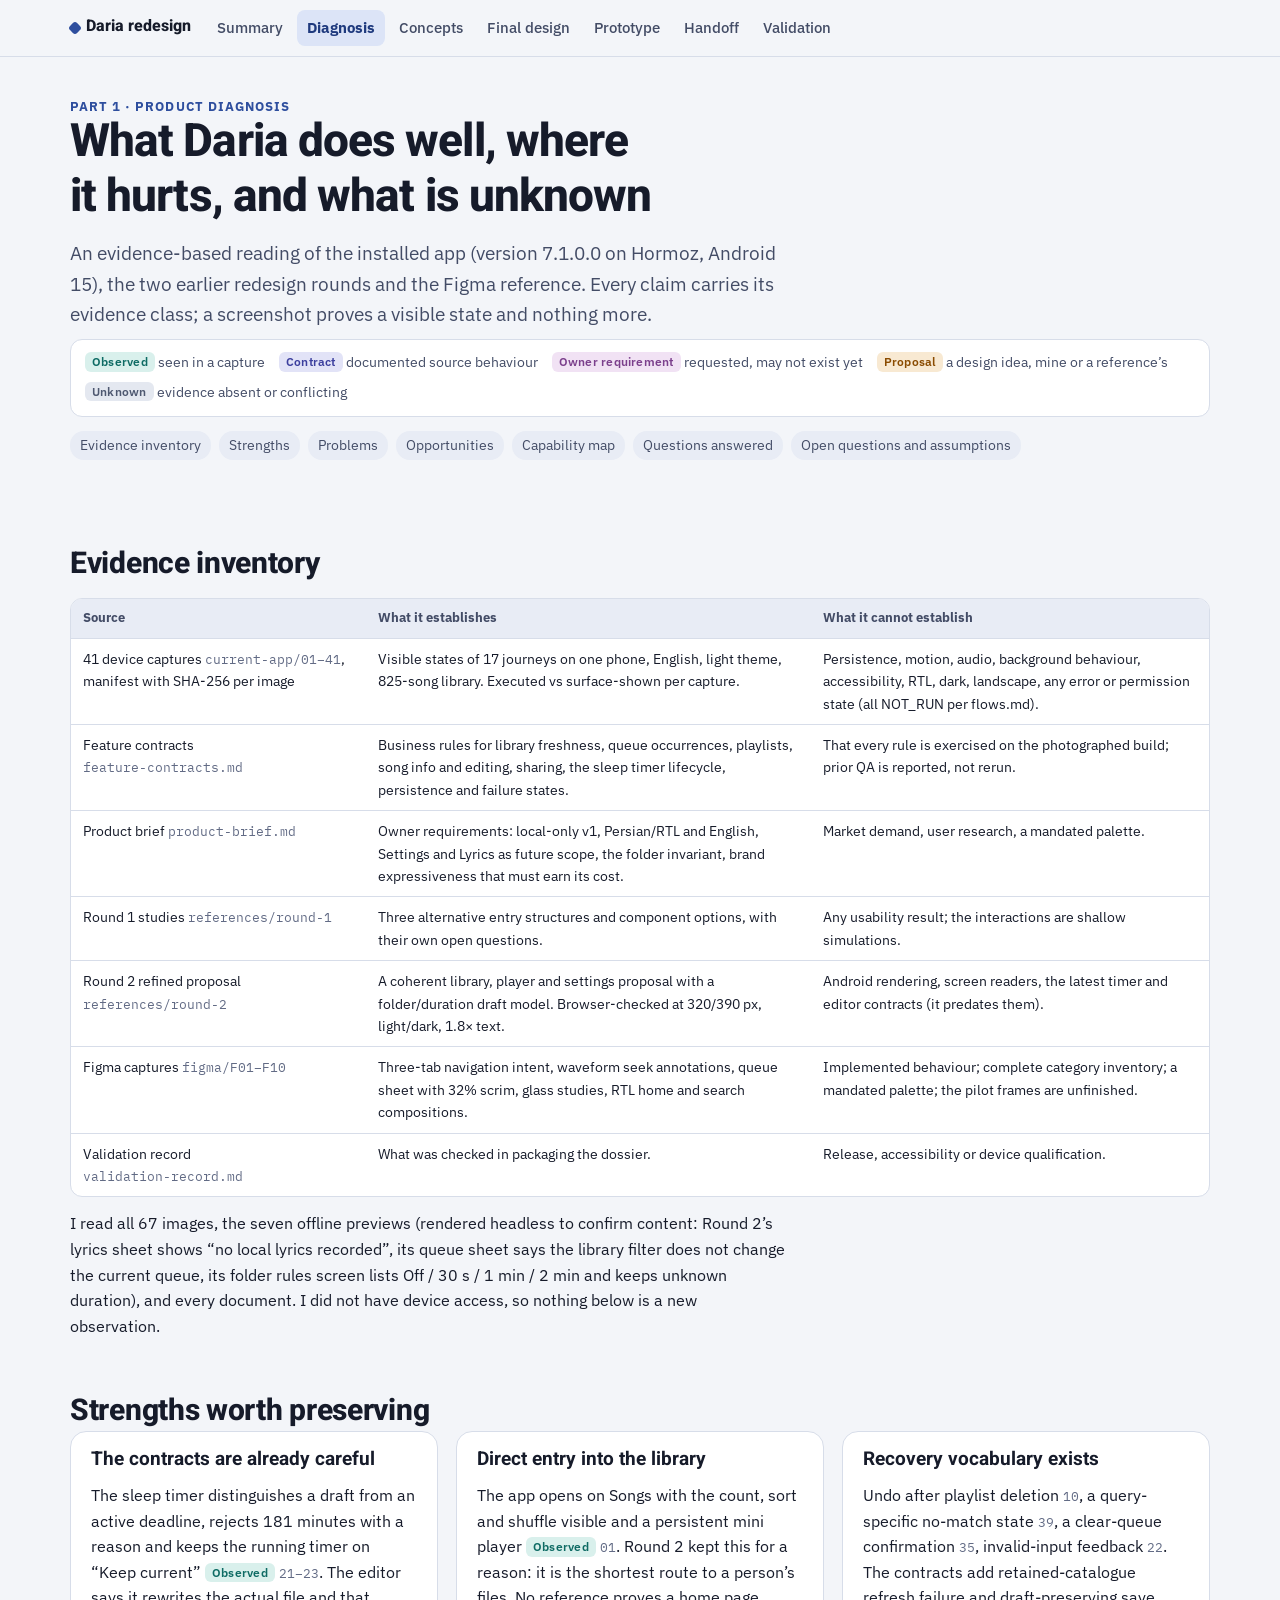
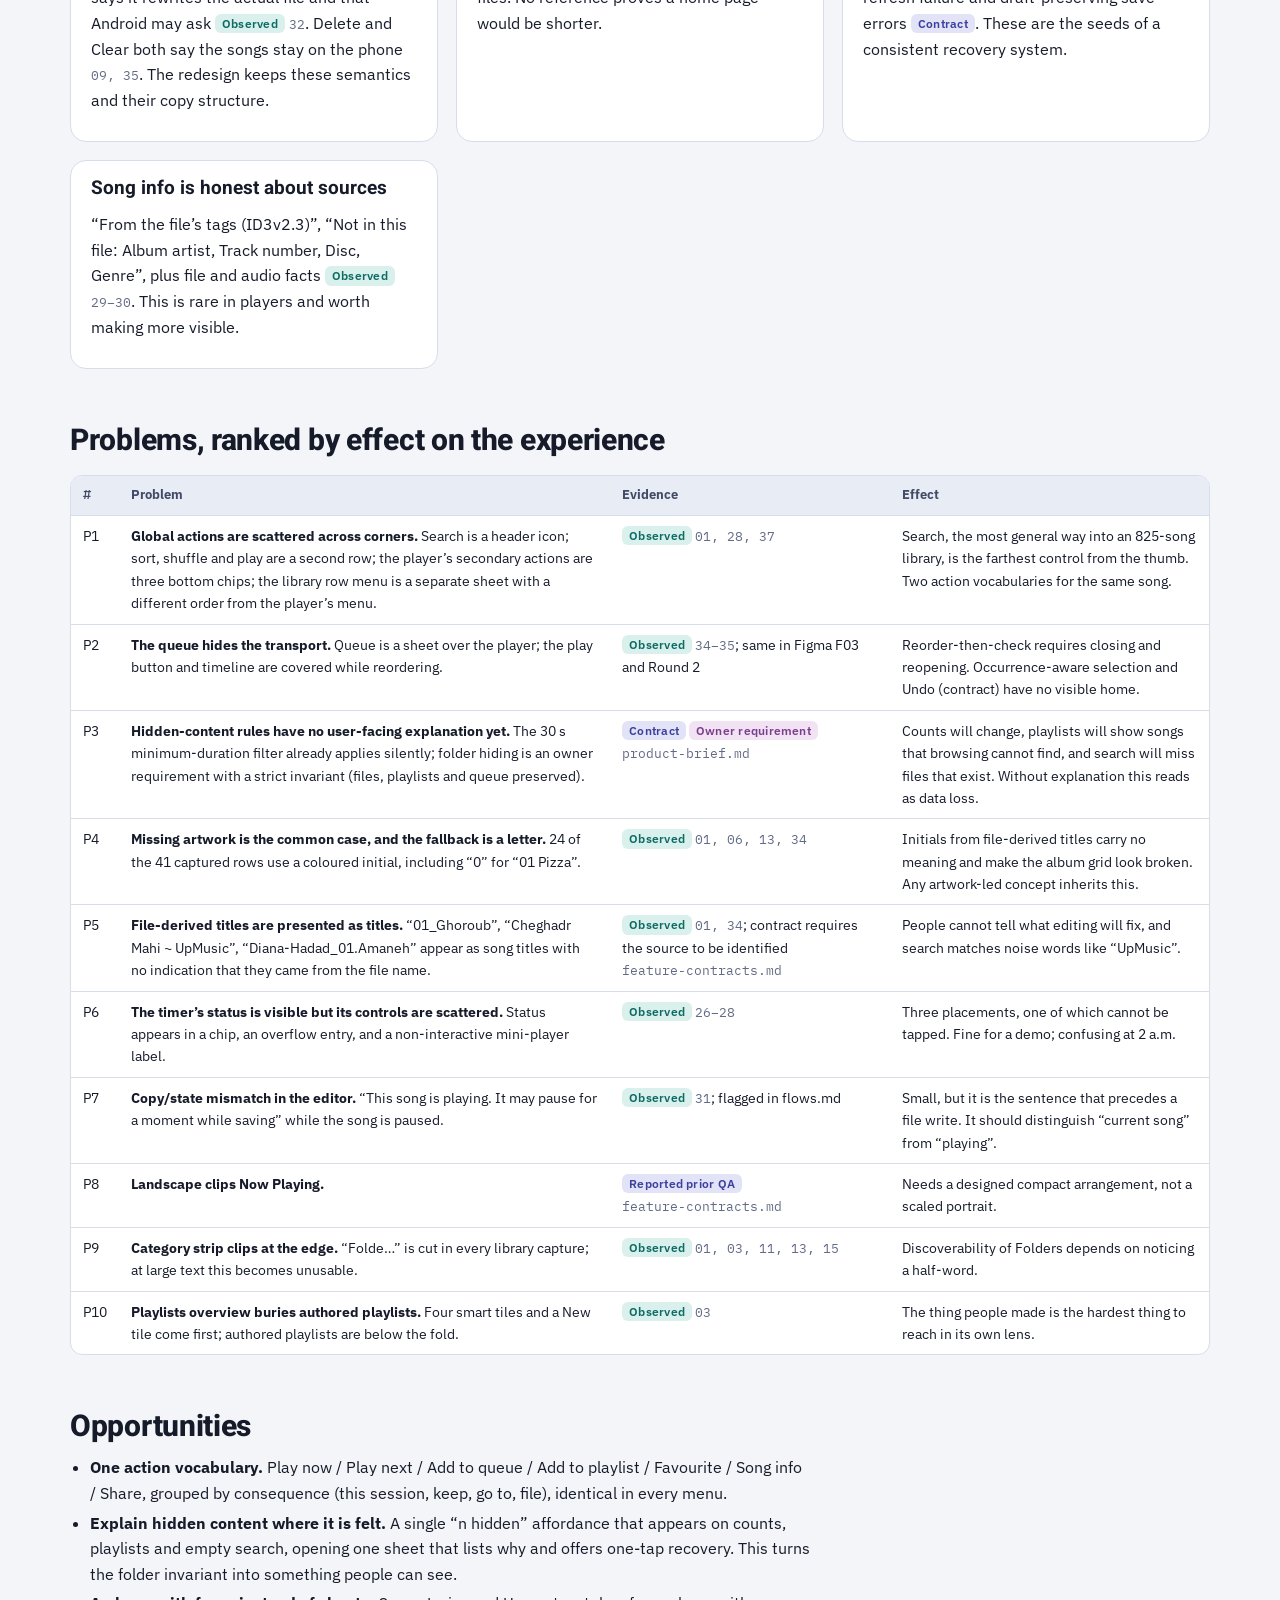
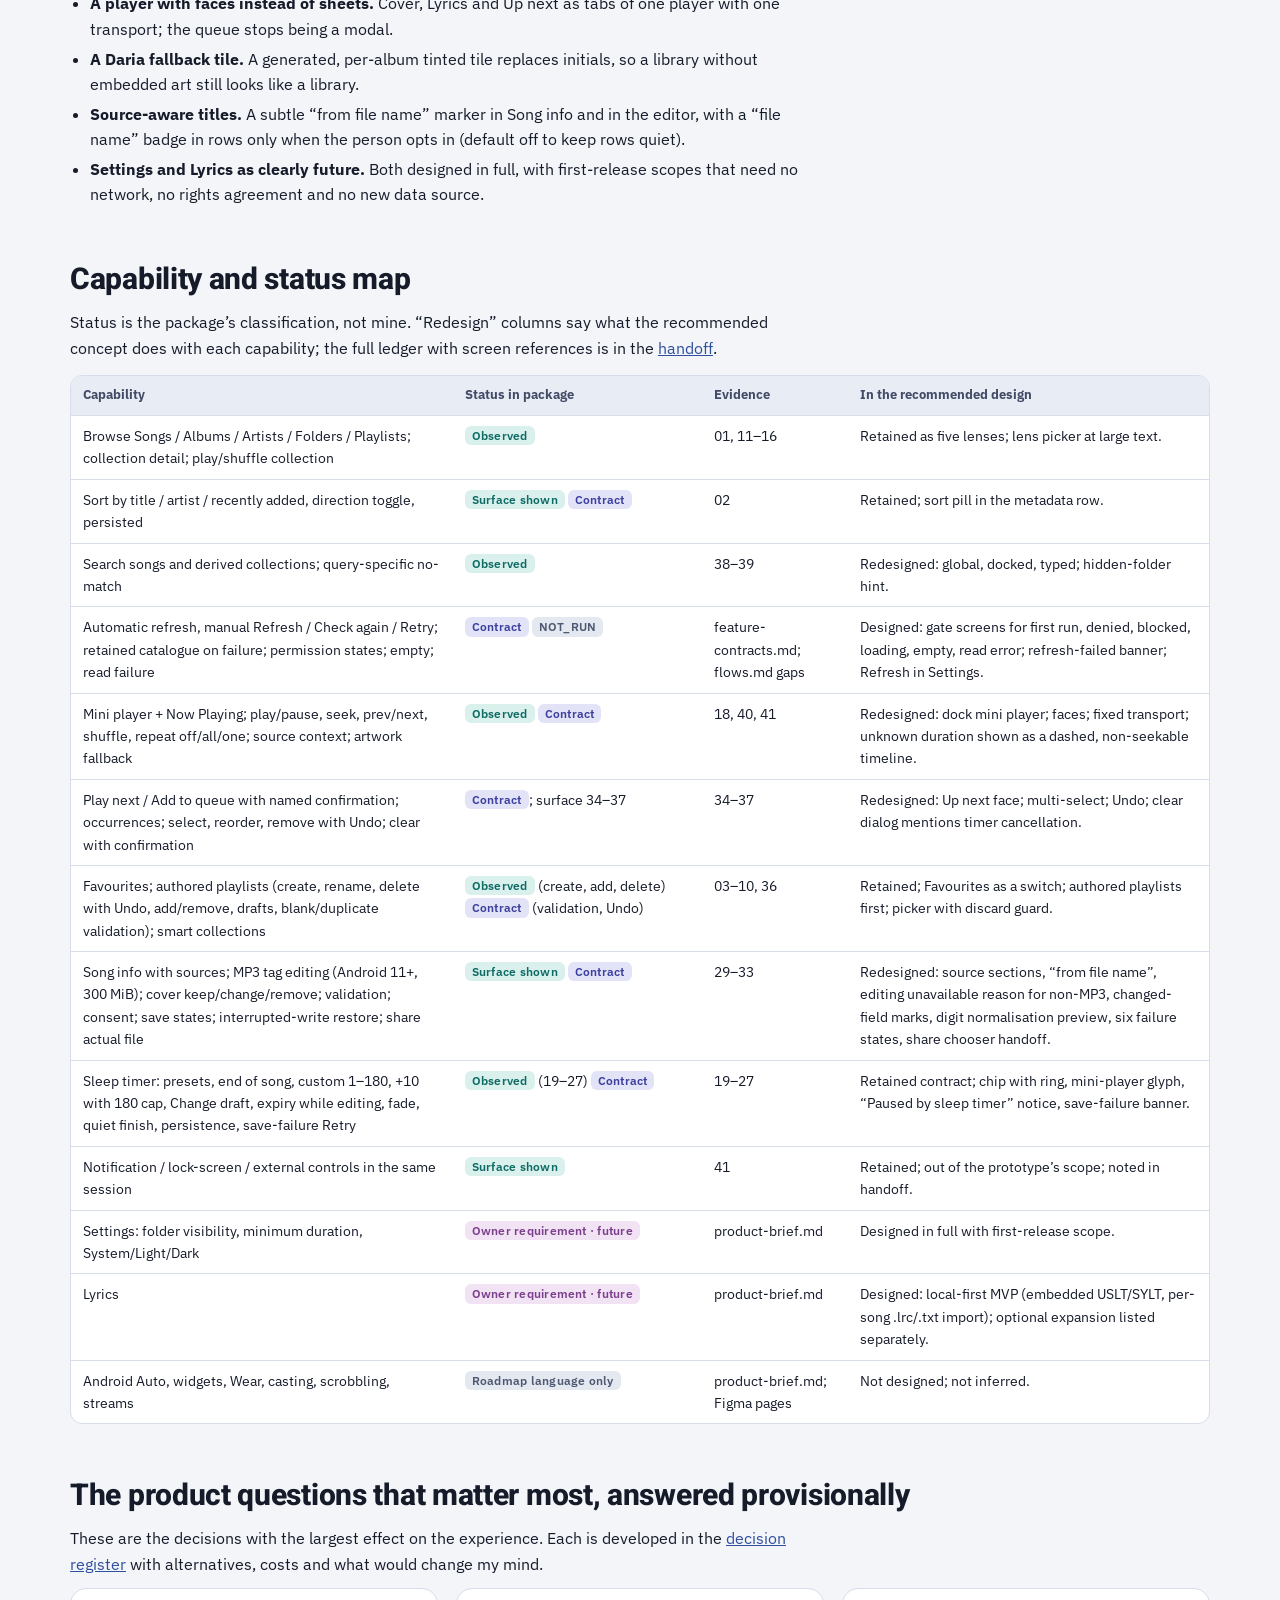
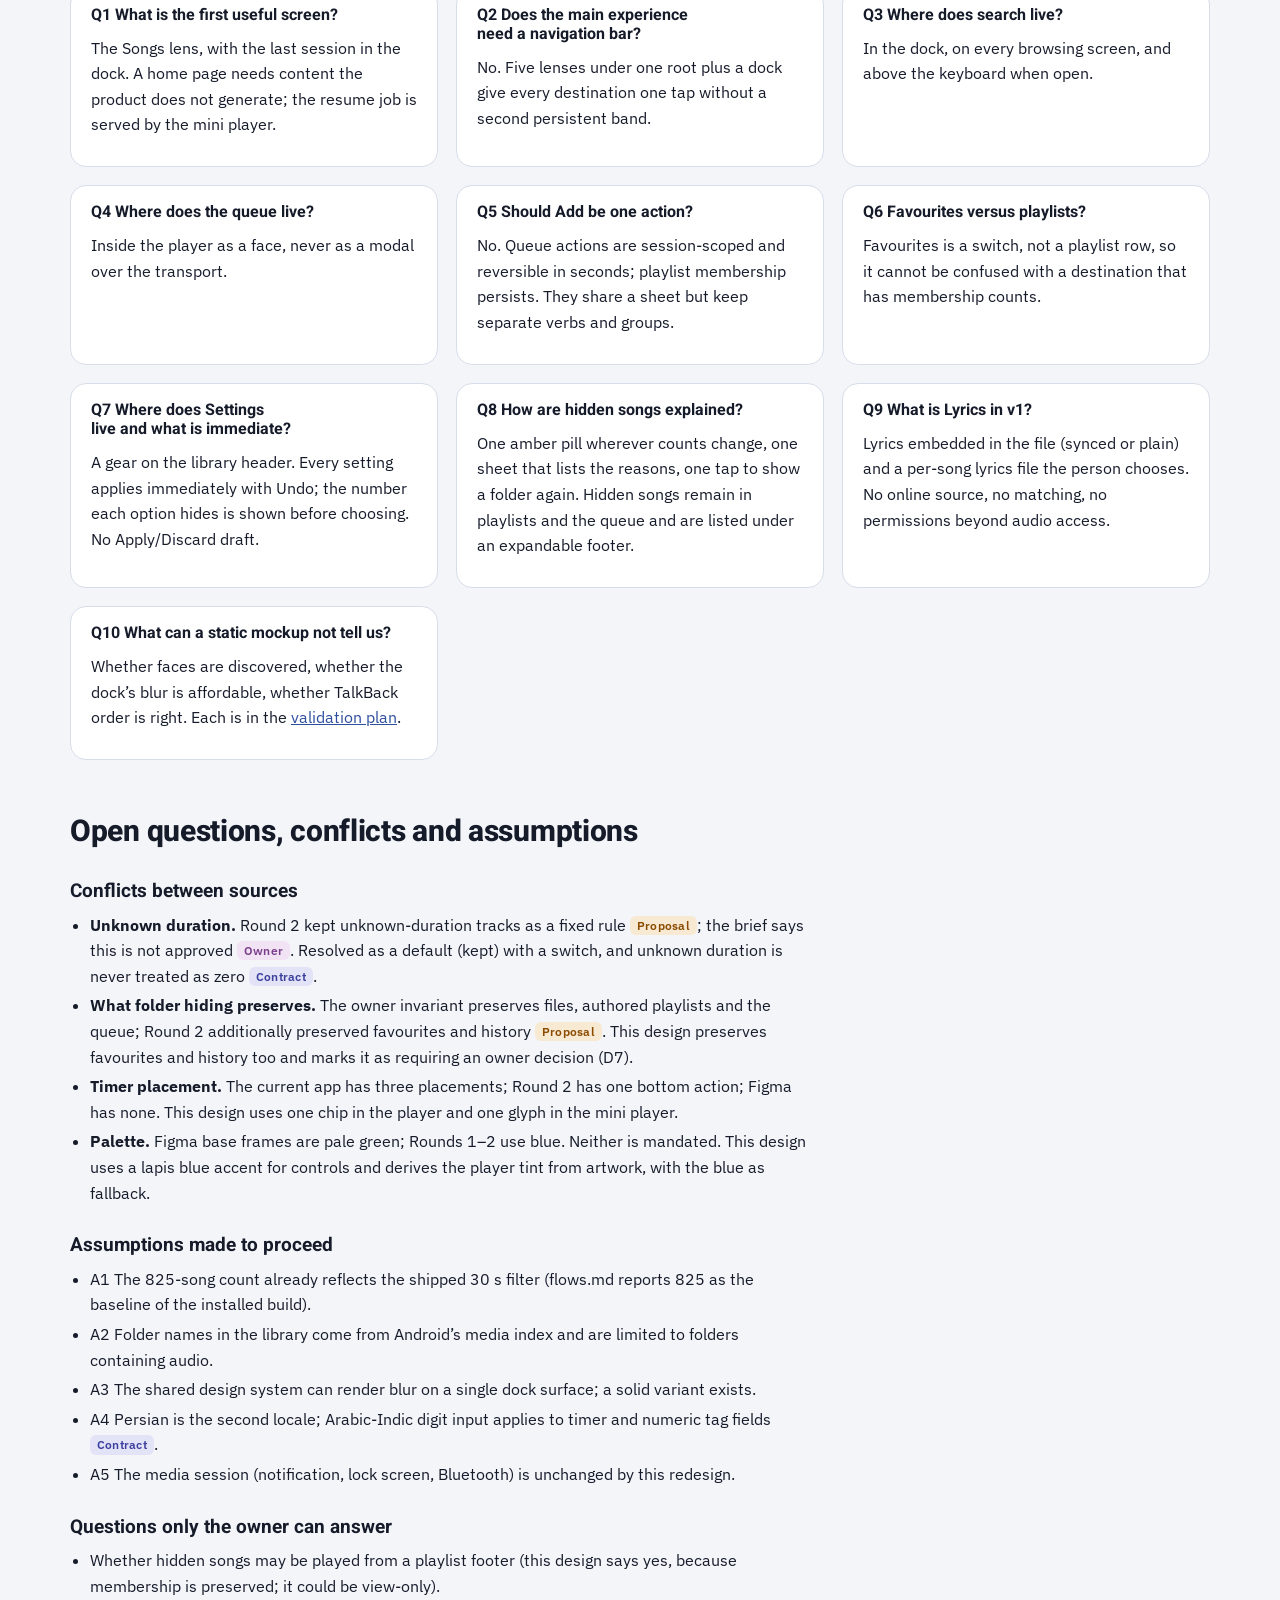
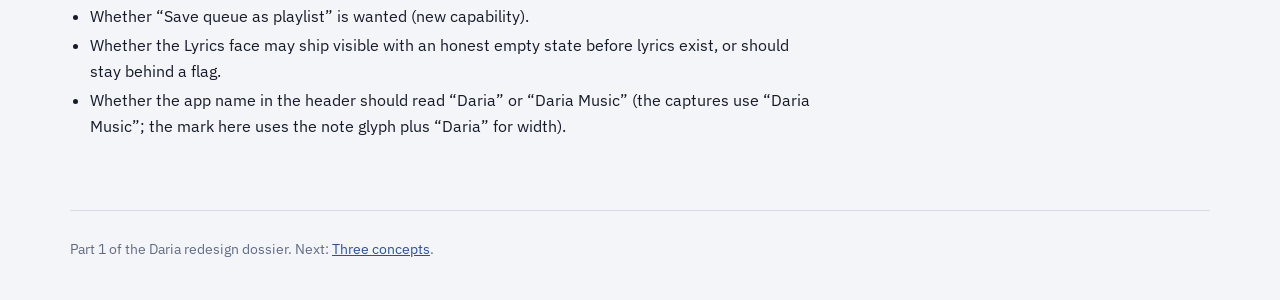
<file: daria-redesign/diagnosis.html>
<!doctype html>
<html lang="en">
<head>
<meta charset="utf-8">
<meta name="viewport" content="width=device-width,initial-scale=1,viewport-fit=cover">
<title>Daria Product Diagnosis</title>
<link rel="preconnect" href="https://fonts.googleapis.com"><link rel="preconnect" href="https://fonts.gstatic.com" crossorigin>
<link rel="stylesheet" href="https://fonts.googleapis.com/css2?family=IBM+Plex+Mono:wght@400;600&family=IBM+Plex+Sans:wght@400;500;600;700&display=swap">
<link rel="stylesheet" href="assets/doc.css">
<link rel="stylesheet" href="assets/kit.css">
</head>
<body>
<nav class="topnav" id="topnav"></nav>
<main class="wrap">
<header class="hero">
  <div class="kicker">Part 1 · Product diagnosis</div>
  <h1>What Daria does well, where it hurts, and what is unknown</h1>
  <p class="lede">An evidence-based reading of the installed app (version 7.1.0.0 on Hormoz, Android 15), the two earlier redesign rounds and the Figma reference. Every claim carries its evidence class; a screenshot proves a visible state and nothing more.</p>
  <div class="legend"><span><span class="tag obs">Observed</span> seen in a capture</span><span><span class="tag con">Contract</span> documented source behaviour</span><span><span class="tag own">Owner requirement</span> requested, may not exist yet</span><span><span class="tag pro">Proposal</span> a design idea, mine or a reference’s</span><span><span class="tag unk">Unknown</span> evidence absent or conflicting</span></div>
  <div class="toc"><a href="#inventory">Evidence inventory</a><a href="#strengths">Strengths</a><a href="#problems">Problems</a><a href="#opportunities">Opportunities</a><a href="#capabilities">Capability map</a><a href="#questions">Questions answered</a><a href="#open">Open questions and assumptions</a></div>
</header>

<section id="inventory">
<h2>Evidence inventory</h2>
<div class="tbl"><table>
<thead><tr><th>Source</th><th>What it establishes</th><th>What it cannot establish</th></tr></thead>
<tbody>
<tr><td>41 device captures <span class="ev">current-app/01–41</span>, manifest with SHA-256 per image</td><td>Visible states of 17 journeys on one phone, English, light theme, 825-song library. Executed vs surface-shown per capture.</td><td>Persistence, motion, audio, background behaviour, accessibility, RTL, dark, landscape, any error or permission state (all NOT_RUN per flows.md).</td></tr>
<tr><td>Feature contracts <span class="ev">feature-contracts.md</span></td><td>Business rules for library freshness, queue occurrences, playlists, song info and editing, sharing, the sleep timer lifecycle, persistence and failure states.</td><td>That every rule is exercised on the photographed build; prior QA is reported, not rerun.</td></tr>
<tr><td>Product brief <span class="ev">product-brief.md</span></td><td>Owner requirements: local-only v1, Persian/RTL and English, Settings and Lyrics as future scope, the folder invariant, brand expressiveness that must earn its cost.</td><td>Market demand, user research, a mandated palette.</td></tr>
<tr><td>Round 1 studies <span class="ev">references/round-1</span></td><td>Three alternative entry structures and component options, with their own open questions.</td><td>Any usability result; the interactions are shallow simulations.</td></tr>
<tr><td>Round 2 refined proposal <span class="ev">references/round-2</span></td><td>A coherent library, player and settings proposal with a folder/duration draft model. Browser-checked at 320/390 px, light/dark, 1.8× text.</td><td>Android rendering, screen readers, the latest timer and editor contracts (it predates them).</td></tr>
<tr><td>Figma captures <span class="ev">figma/F01–F10</span></td><td>Three-tab navigation intent, waveform seek annotations, queue sheet with 32% scrim, glass studies, RTL home and search compositions.</td><td>Implemented behaviour; complete category inventory; a mandated palette; the pilot frames are unfinished.</td></tr>
<tr><td>Validation record <span class="ev">validation-record.md</span></td><td>What was checked in packaging the dossier.</td><td>Release, accessibility or device qualification.</td></tr>
</tbody></table></div>
<p>I read all 67 images, the seven offline previews (rendered headless to confirm content: Round 2’s lyrics sheet shows “no local lyrics recorded”, its queue sheet says the library filter does not change the current queue, its folder rules screen lists Off / 30 s / 1 min / 2 min and keeps unknown duration), and every document. I did not have device access, so nothing below is a new observation.</p>
</section>

<section id="strengths">
<h2>Strengths worth preserving</h2>
<div class="cols">
<div class="panel"><h3>The contracts are already careful</h3><p>The sleep timer distinguishes a draft from an active deadline, rejects 181 minutes with a reason and keeps the running timer on “Keep current” <span class="tag obs">Observed</span> <span class="ev">21–23</span>. The editor says it rewrites the actual file and that Android may ask <span class="tag obs">Observed</span> <span class="ev">32</span>. Delete and Clear both say the songs stay on the phone <span class="ev">09, 35</span>. The redesign keeps these semantics and their copy structure.</p></div>
<div class="panel"><h3>Direct entry into the library</h3><p>The app opens on Songs with the count, sort and shuffle visible and a persistent mini player <span class="tag obs">Observed</span> <span class="ev">01</span>. Round 2 kept this for a reason: it is the shortest route to a person’s files. No reference proves a home page would be shorter.</p></div>
<div class="panel"><h3>Recovery vocabulary exists</h3><p>Undo after playlist deletion <span class="ev">10</span>, a query-specific no-match state <span class="ev">39</span>, a clear-queue confirmation <span class="ev">35</span>, invalid-input feedback <span class="ev">22</span>. The contracts add retained-catalogue refresh failure and draft-preserving save errors <span class="tag con">Contract</span>. These are the seeds of a consistent recovery system.</p></div>
<div class="panel"><h3>Song info is honest about sources</h3><p>“From the file’s tags (ID3v2.3)”, “Not in this file: Album artist, Track number, Disc, Genre”, plus file and audio facts <span class="tag obs">Observed</span> <span class="ev">29–30</span>. This is rare in players and worth making more visible.</p></div>
</div>
</section>

<section id="problems">
<h2>Problems, ranked by effect on the experience</h2>
<div class="tbl"><table>
<thead><tr><th>#</th><th>Problem</th><th>Evidence</th><th>Effect</th></tr></thead>
<tbody>
<tr><td>P1</td><td><b>Global actions are scattered across corners.</b> Search is a header icon; sort, shuffle and play are a second row; the player’s secondary actions are three bottom chips; the library row menu is a separate sheet with a different order from the player’s menu.</td><td><span class="tag obs">Observed</span> <span class="ev">01, 28, 37</span></td><td>Search, the most general way into an 825-song library, is the farthest control from the thumb. Two action vocabularies for the same song.</td></tr>
<tr><td>P2</td><td><b>The queue hides the transport.</b> Queue is a sheet over the player; the play button and timeline are covered while reordering.</td><td><span class="tag obs">Observed</span> <span class="ev">34–35</span>; same in Figma F03 and Round 2</td><td>Reorder-then-check requires closing and reopening. Occurrence-aware selection and Undo (contract) have no visible home.</td></tr>
<tr><td>P3</td><td><b>Hidden-content rules have no user-facing explanation yet.</b> The 30 s minimum-duration filter already applies silently; folder hiding is an owner requirement with a strict invariant (files, playlists and queue preserved).</td><td><span class="tag con">Contract</span> <span class="tag own">Owner requirement</span> <span class="ev">product-brief.md</span></td><td>Counts will change, playlists will show songs that browsing cannot find, and search will miss files that exist. Without explanation this reads as data loss.</td></tr>
<tr><td>P4</td><td><b>Missing artwork is the common case, and the fallback is a letter.</b> 24 of the 41 captured rows use a coloured initial, including “0” for “01 Pizza”.</td><td><span class="tag obs">Observed</span> <span class="ev">01, 06, 13, 34</span></td><td>Initials from file-derived titles carry no meaning and make the album grid look broken. Any artwork-led concept inherits this.</td></tr>
<tr><td>P5</td><td><b>File-derived titles are presented as titles.</b> “01_Ghoroub”, “Cheghadr Mahi ~ UpMusic”, “Diana-Hadad_01.Amaneh” appear as song titles with no indication that they came from the file name.</td><td><span class="tag obs">Observed</span> <span class="ev">01, 34</span>; contract requires the source to be identified <span class="ev">feature-contracts.md</span></td><td>People cannot tell what editing will fix, and search matches noise words like “UpMusic”.</td></tr>
<tr><td>P6</td><td><b>The timer’s status is visible but its controls are scattered.</b> Status appears in a chip, an overflow entry, and a non-interactive mini-player label.</td><td><span class="tag obs">Observed</span> <span class="ev">26–28</span></td><td>Three placements, one of which cannot be tapped. Fine for a demo; confusing at 2 a.m.</td></tr>
<tr><td>P7</td><td><b>Copy/state mismatch in the editor.</b> “This song is playing. It may pause for a moment while saving” while the song is paused.</td><td><span class="tag obs">Observed</span> <span class="ev">31</span>; flagged in flows.md</td><td>Small, but it is the sentence that precedes a file write. It should distinguish “current song” from “playing”.</td></tr>
<tr><td>P8</td><td><b>Landscape clips Now Playing.</b></td><td><span class="tag con">Reported prior QA</span> <span class="ev">feature-contracts.md</span></td><td>Needs a designed compact arrangement, not a scaled portrait.</td></tr>
<tr><td>P9</td><td><b>Category strip clips at the edge.</b> “Folde…” is cut in every library capture; at large text this becomes unusable.</td><td><span class="tag obs">Observed</span> <span class="ev">01, 03, 11, 13, 15</span></td><td>Discoverability of Folders depends on noticing a half-word.</td></tr>
<tr><td>P10</td><td><b>Playlists overview buries authored playlists.</b> Four smart tiles and a New tile come first; authored playlists are below the fold.</td><td><span class="tag obs">Observed</span> <span class="ev">03</span></td><td>The thing people made is the hardest thing to reach in its own lens.</td></tr>
</tbody></table></div>
</section>

<section id="opportunities">
<h2>Opportunities</h2>
<ul class="tight">
<li><b>One action vocabulary.</b> Play now / Play next / Add to queue / Add to playlist / Favourite / Song info / Share, grouped by consequence (this session, keep, go to, file), identical in every menu.</li>
<li><b>Explain hidden content where it is felt.</b> A single “n hidden” affordance that appears on counts, playlists and empty search, opening one sheet that lists why and offers one-tap recovery. This turns the folder invariant into something people can see.</li>
<li><b>A player with faces instead of sheets.</b> Cover, Lyrics and Up next as tabs of one player with one transport; the queue stops being a modal.</li>
<li><b>A Daria fallback tile.</b> A generated, per-album tinted tile replaces initials, so a library without embedded art still looks like a library.</li>
<li><b>Source-aware titles.</b> A subtle “from file name” marker in Song info and in the editor, with a “file name” badge in rows only when the person opts in (default off to keep rows quiet).</li>
<li><b>Settings and Lyrics as clearly future.</b> Both designed in full, with first-release scopes that need no network, no rights agreement and no new data source.</li>
</ul>
</section>

<section id="capabilities">
<h2>Capability and status map</h2>
<p>Status is the package’s classification, not mine. “Redesign” columns say what the recommended concept does with each capability; the full ledger with screen references is in the <a href="handoff.html#ledger">handoff</a>.</p>
<div class="tbl"><table>
<thead><tr><th>Capability</th><th>Status in package</th><th>Evidence</th><th>In the recommended design</th></tr></thead>
<tbody>
<tr><td>Browse Songs / Albums / Artists / Folders / Playlists; collection detail; play/shuffle collection</td><td><span class="tag obs">Observed</span></td><td>01, 11–16</td><td>Retained as five lenses; lens picker at large text.</td></tr>
<tr><td>Sort by title / artist / recently added, direction toggle, persisted</td><td><span class="tag obs">Surface shown</span> <span class="tag con">Contract</span></td><td>02</td><td>Retained; sort pill in the metadata row.</td></tr>
<tr><td>Search songs and derived collections; query-specific no-match</td><td><span class="tag obs">Observed</span></td><td>38–39</td><td>Redesigned: global, docked, typed; hidden-folder hint.</td></tr>
<tr><td>Automatic refresh, manual Refresh / Check again / Retry; retained catalogue on failure; permission states; empty; read failure</td><td><span class="tag con">Contract</span> <span class="tag unk">NOT_RUN</span></td><td>feature-contracts.md; flows.md gaps</td><td>Designed: gate screens for first run, denied, blocked, loading, empty, read error; refresh-failed banner; Refresh in Settings.</td></tr>
<tr><td>Mini player + Now Playing; play/pause, seek, prev/next, shuffle, repeat off/all/one; source context; artwork fallback</td><td><span class="tag obs">Observed</span> <span class="tag con">Contract</span></td><td>18, 40, 41</td><td>Redesigned: dock mini player; faces; fixed transport; unknown duration shown as a dashed, non-seekable timeline.</td></tr>
<tr><td>Play next / Add to queue with named confirmation; occurrences; select, reorder, remove with Undo; clear with confirmation</td><td><span class="tag con">Contract</span>; surface 34–37</td><td>34–37</td><td>Redesigned: Up next face; multi-select; Undo; clear dialog mentions timer cancellation.</td></tr>
<tr><td>Favourites; authored playlists (create, rename, delete with Undo, add/remove, drafts, blank/duplicate validation); smart collections</td><td><span class="tag obs">Observed</span> (create, add, delete) <span class="tag con">Contract</span> (validation, Undo)</td><td>03–10, 36</td><td>Retained; Favourites as a switch; authored playlists first; picker with discard guard.</td></tr>
<tr><td>Song info with sources; MP3 tag editing (Android 11+, 300 MiB); cover keep/change/remove; validation; consent; save states; interrupted-write restore; share actual file</td><td><span class="tag obs">Surface shown</span> <span class="tag con">Contract</span></td><td>29–33</td><td>Redesigned: source sections, “from file name”, editing unavailable reason for non-MP3, changed-field marks, digit normalisation preview, six failure states, share chooser handoff.</td></tr>
<tr><td>Sleep timer: presets, end of song, custom 1–180, +10 with 180 cap, Change draft, expiry while editing, fade, quiet finish, persistence, save-failure Retry</td><td><span class="tag obs">Observed</span> (19–27) <span class="tag con">Contract</span></td><td>19–27</td><td>Retained contract; chip with ring, mini-player glyph, “Paused by sleep timer” notice, save-failure banner.</td></tr>
<tr><td>Notification / lock-screen / external controls in the same session</td><td><span class="tag obs">Surface shown</span></td><td>41</td><td>Retained; out of the prototype’s scope; noted in handoff.</td></tr>
<tr><td>Settings: folder visibility, minimum duration, System/Light/Dark</td><td><span class="tag own">Owner requirement · future</span></td><td>product-brief.md</td><td>Designed in full with first-release scope.</td></tr>
<tr><td>Lyrics</td><td><span class="tag own">Owner requirement · future</span></td><td>product-brief.md</td><td>Designed: local-first MVP (embedded USLT/SYLT, per-song .lrc/.txt import); optional expansion listed separately.</td></tr>
<tr><td>Android Auto, widgets, Wear, casting, scrobbling, streams</td><td><span class="tag unk">Roadmap language only</span></td><td>product-brief.md; Figma pages</td><td>Not designed; not inferred.</td></tr>
</tbody></table></div>
</section>

<section id="questions">
<h2>The product questions that matter most, answered provisionally</h2>
<p>These are the decisions with the largest effect on the experience. Each is developed in the <a href="design.html#register">decision register</a> with alternatives, costs and what would change my mind.</p>
<div class="cols">
<div class="panel"><h4>Q1 What is the first useful screen?</h4><p>The Songs lens, with the last session in the dock. A home page needs content the product does not generate; the resume job is served by the mini player.</p></div>
<div class="panel"><h4>Q2 Does the main experience need a navigation bar?</h4><p>No. Five lenses under one root plus a dock give every destination one tap without a second persistent band.</p></div>
<div class="panel"><h4>Q3 Where does search live?</h4><p>In the dock, on every browsing screen, and above the keyboard when open.</p></div>
<div class="panel"><h4>Q4 Where does the queue live?</h4><p>Inside the player as a face, never as a modal over the transport.</p></div>
<div class="panel"><h4>Q5 Should Add be one action?</h4><p>No. Queue actions are session-scoped and reversible in seconds; playlist membership persists. They share a sheet but keep separate verbs and groups.</p></div>
<div class="panel"><h4>Q6 Favourites versus playlists?</h4><p>Favourites is a switch, not a playlist row, so it cannot be confused with a destination that has membership counts.</p></div>
<div class="panel"><h4>Q7 Where does Settings live and what is immediate?</h4><p>A gear on the library header. Every setting applies immediately with Undo; the number each option hides is shown before choosing. No Apply/Discard draft.</p></div>
<div class="panel"><h4>Q8 How are hidden songs explained?</h4><p>One amber pill wherever counts change, one sheet that lists the reasons, one tap to show a folder again. Hidden songs remain in playlists and the queue and are listed under an expandable footer.</p></div>
<div class="panel"><h4>Q9 What is Lyrics in v1?</h4><p>Lyrics embedded in the file (synced or plain) and a per-song lyrics file the person chooses. No online source, no matching, no permissions beyond audio access.</p></div>
<div class="panel"><h4>Q10 What can a static mockup not tell us?</h4><p>Whether faces are discovered, whether the dock’s blur is affordable, whether TalkBack order is right. Each is in the <a href="validation.html">validation plan</a>.</p></div>
</div>
</section>

<section id="open">
<h2>Open questions, conflicts and assumptions</h2>
<h3>Conflicts between sources</h3>
<ul class="tight">
<li><b>Unknown duration.</b> Round 2 kept unknown-duration tracks as a fixed rule <span class="tag pro">Proposal</span>; the brief says this is not approved <span class="tag own">Owner</span>. Resolved as a default (kept) with a switch, and unknown duration is never treated as zero <span class="tag con">Contract</span>.</li>
<li><b>What folder hiding preserves.</b> The owner invariant preserves files, authored playlists and the queue; Round 2 additionally preserved favourites and history <span class="tag pro">Proposal</span>. This design preserves favourites and history too and marks it as requiring an owner decision (D7).</li>
<li><b>Timer placement.</b> The current app has three placements; Round 2 has one bottom action; Figma has none. This design uses one chip in the player and one glyph in the mini player.</li>
<li><b>Palette.</b> Figma base frames are pale green; Rounds 1–2 use blue. Neither is mandated. This design uses a lapis blue accent for controls and derives the player tint from artwork, with the blue as fallback.</li>
</ul>
<h3>Assumptions made to proceed</h3>
<ul class="tight">
<li>A1 The 825-song count already reflects the shipped 30 s filter (flows.md reports 825 as the baseline of the installed build).</li>
<li>A2 Folder names in the library come from Android’s media index and are limited to folders containing audio.</li>
<li>A3 The shared design system can render blur on a single dock surface; a solid variant exists.</li>
<li>A4 Persian is the second locale; Arabic-Indic digit input applies to timer and numeric tag fields <span class="tag con">Contract</span>.</li>
<li>A5 The media session (notification, lock screen, Bluetooth) is unchanged by this redesign.</li>
</ul>
<h3>Questions only the owner can answer</h3>
<ul class="tight">
<li>Whether hidden songs may be played from a playlist footer (this design says yes, because membership is preserved; it could be view-only).</li>
<li>Whether “Save queue as playlist” is wanted (new capability).</li>
<li>Whether the Lyrics face may ship visible with an honest empty state before lyrics exist, or should stay behind a flag.</li>
<li>Whether the app name in the header should read “Daria” or “Daria Music” (the captures use “Daria Music”; the mark here uses the note glyph plus “Daria” for width).</li>
</ul>
</section>

<footer class="site">Part 1 of the Daria redesign dossier. Next: <a href="concepts.html">Three concepts</a>.</footer>
</main>
<script src="assets/icons.js"></script><script src="assets/kit.js"></script><script src="assets/doc.js"></script>
</body>
</html>
</file>
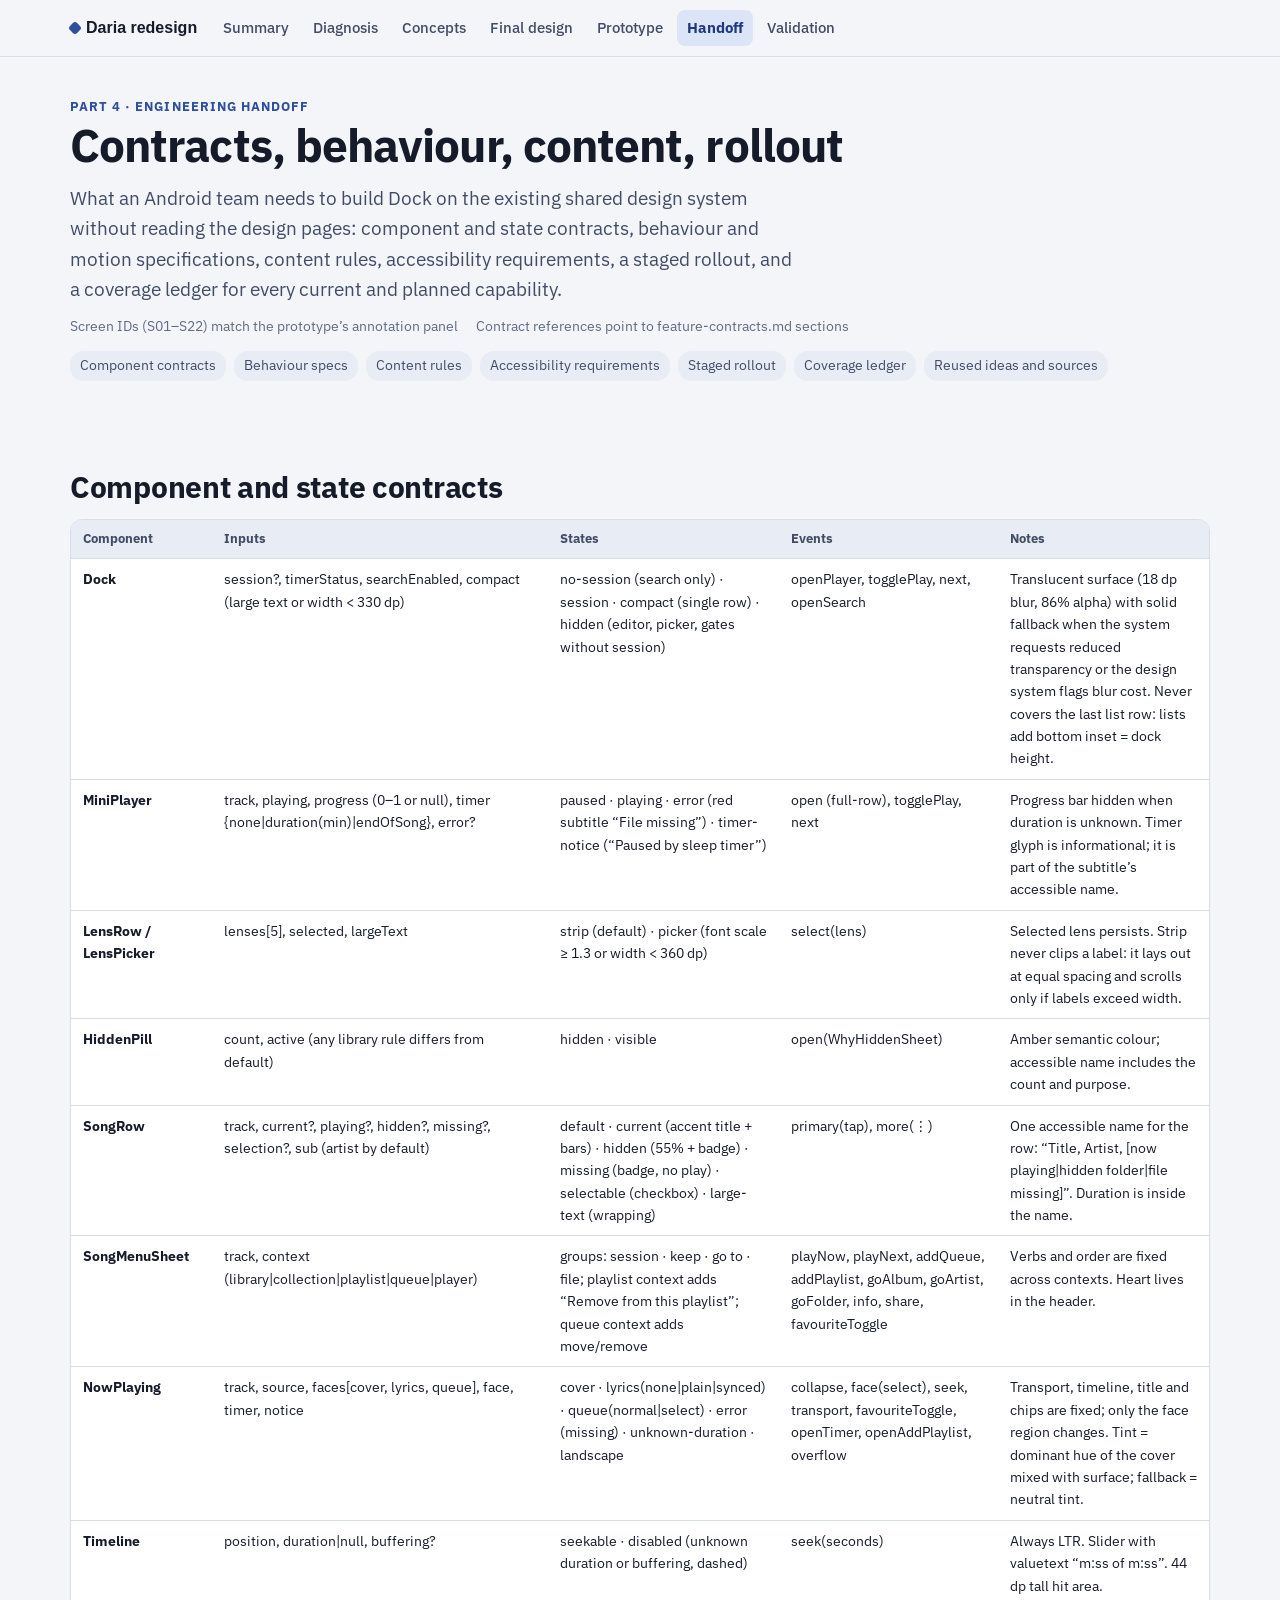
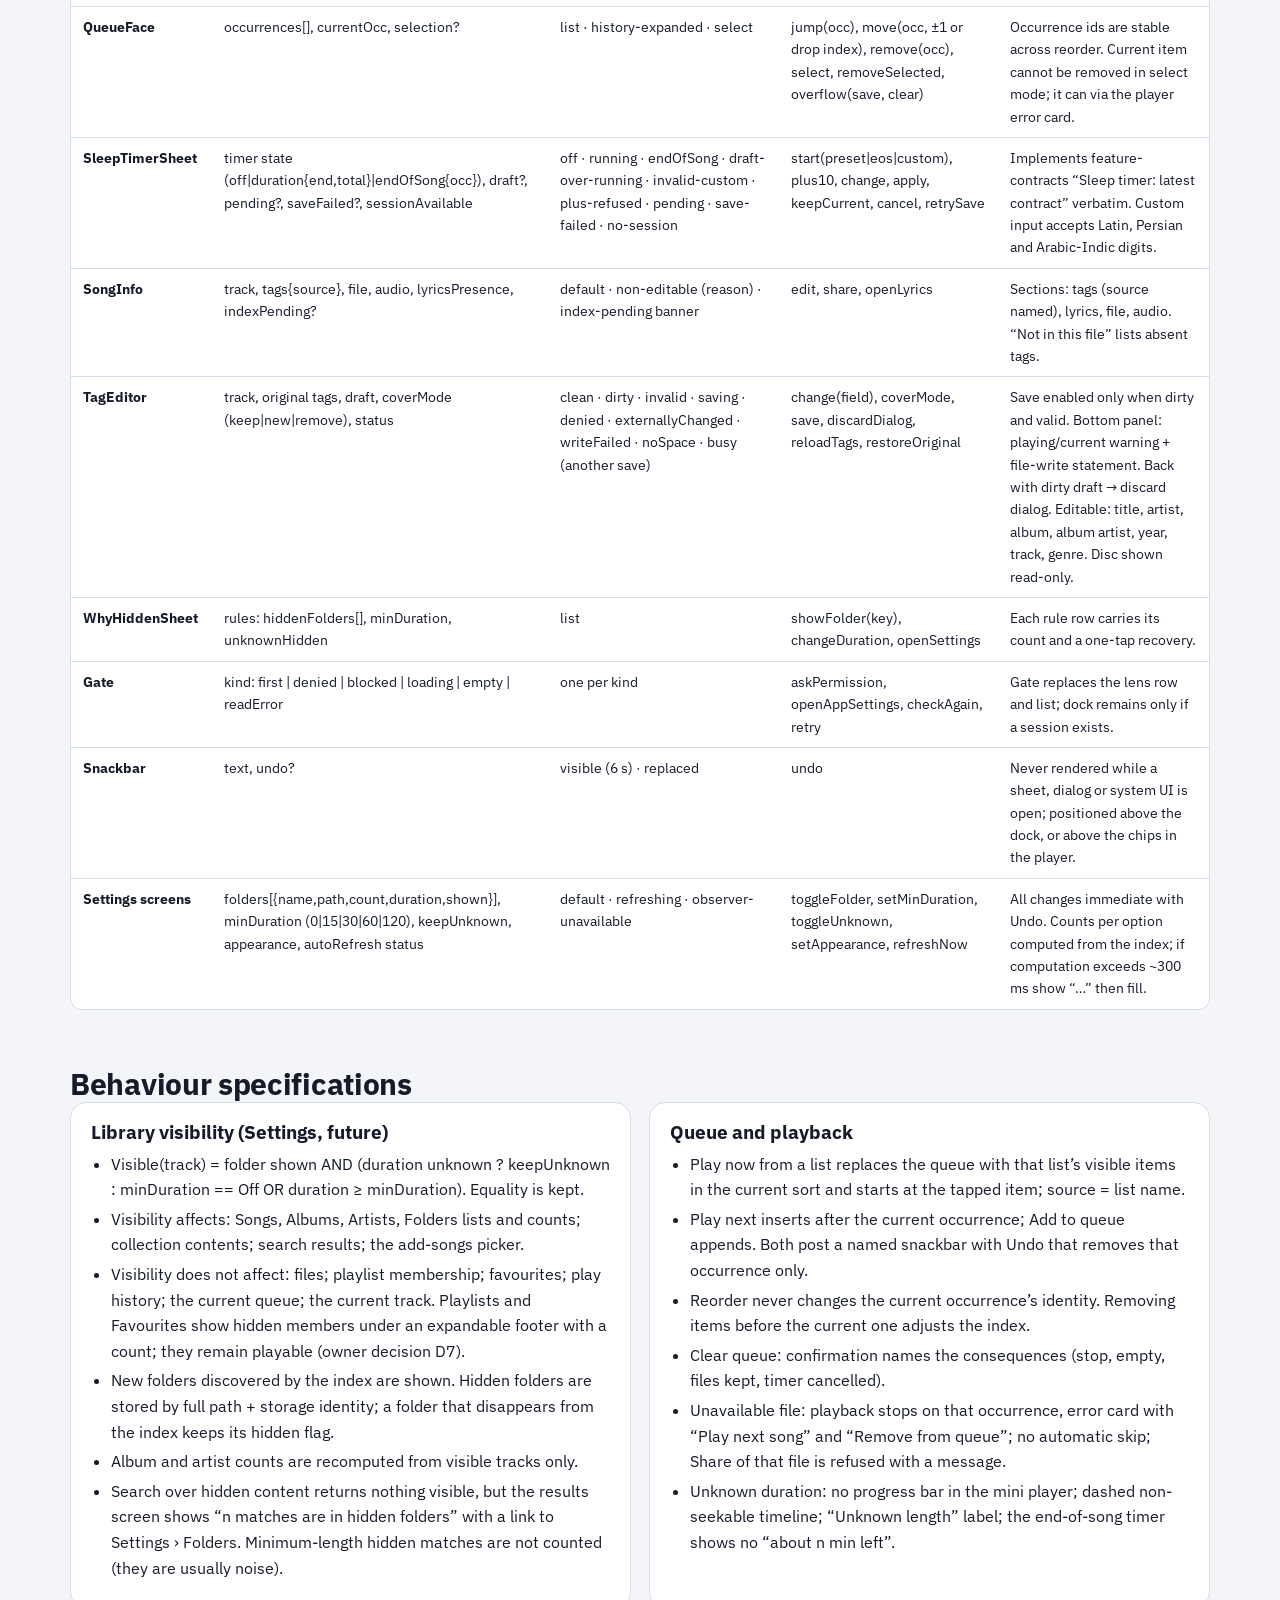
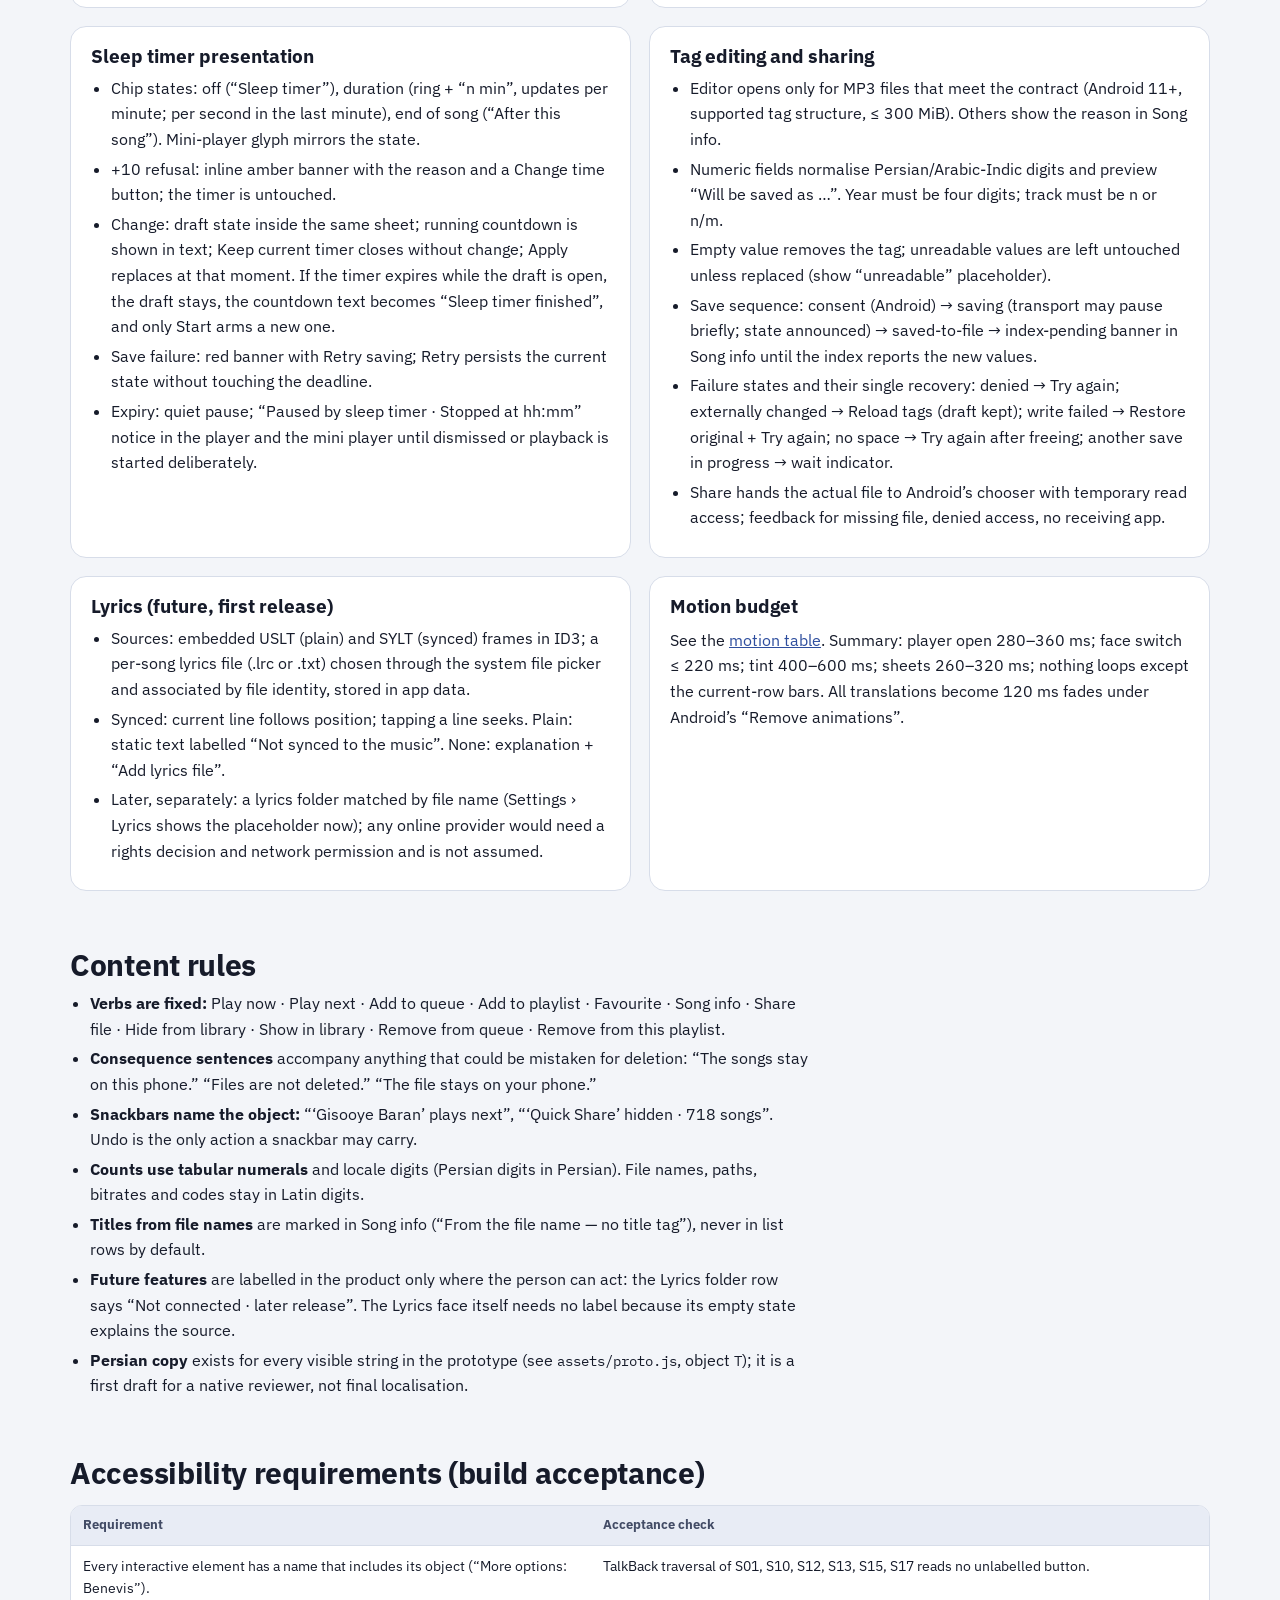
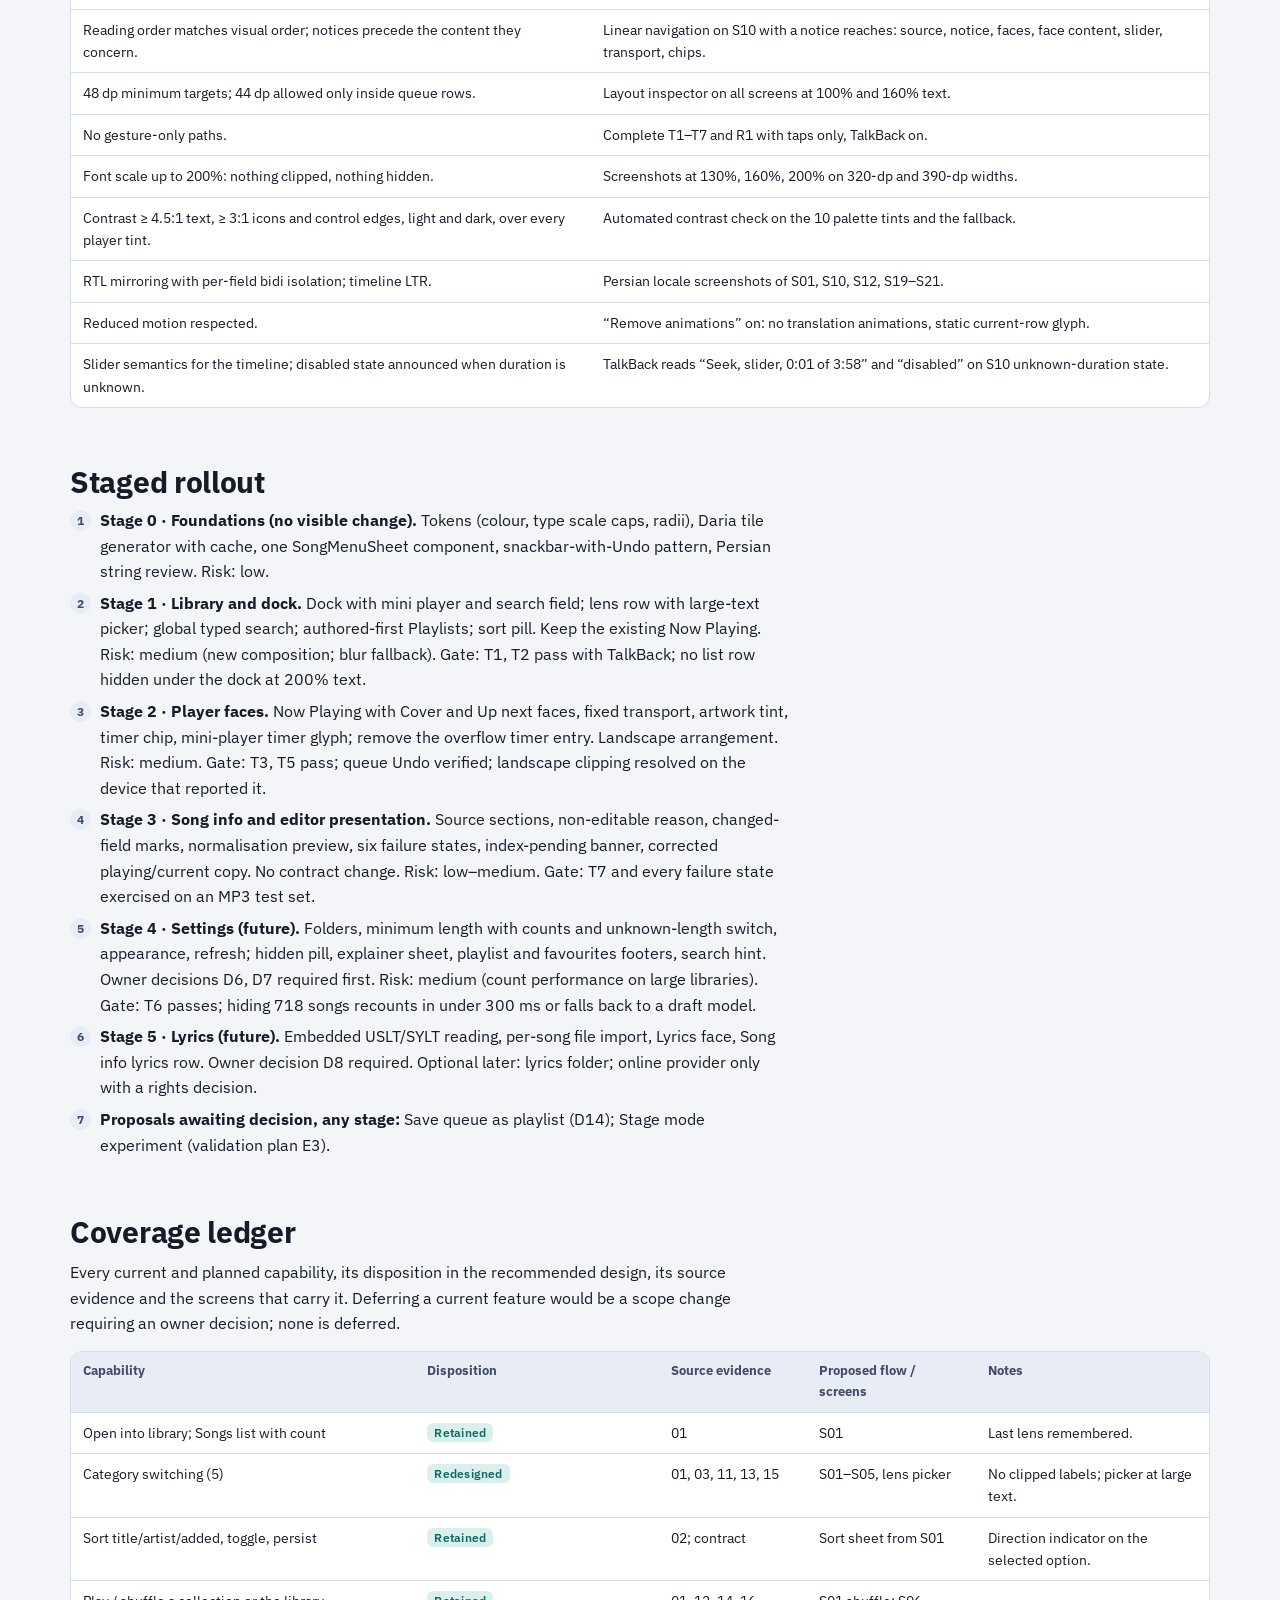
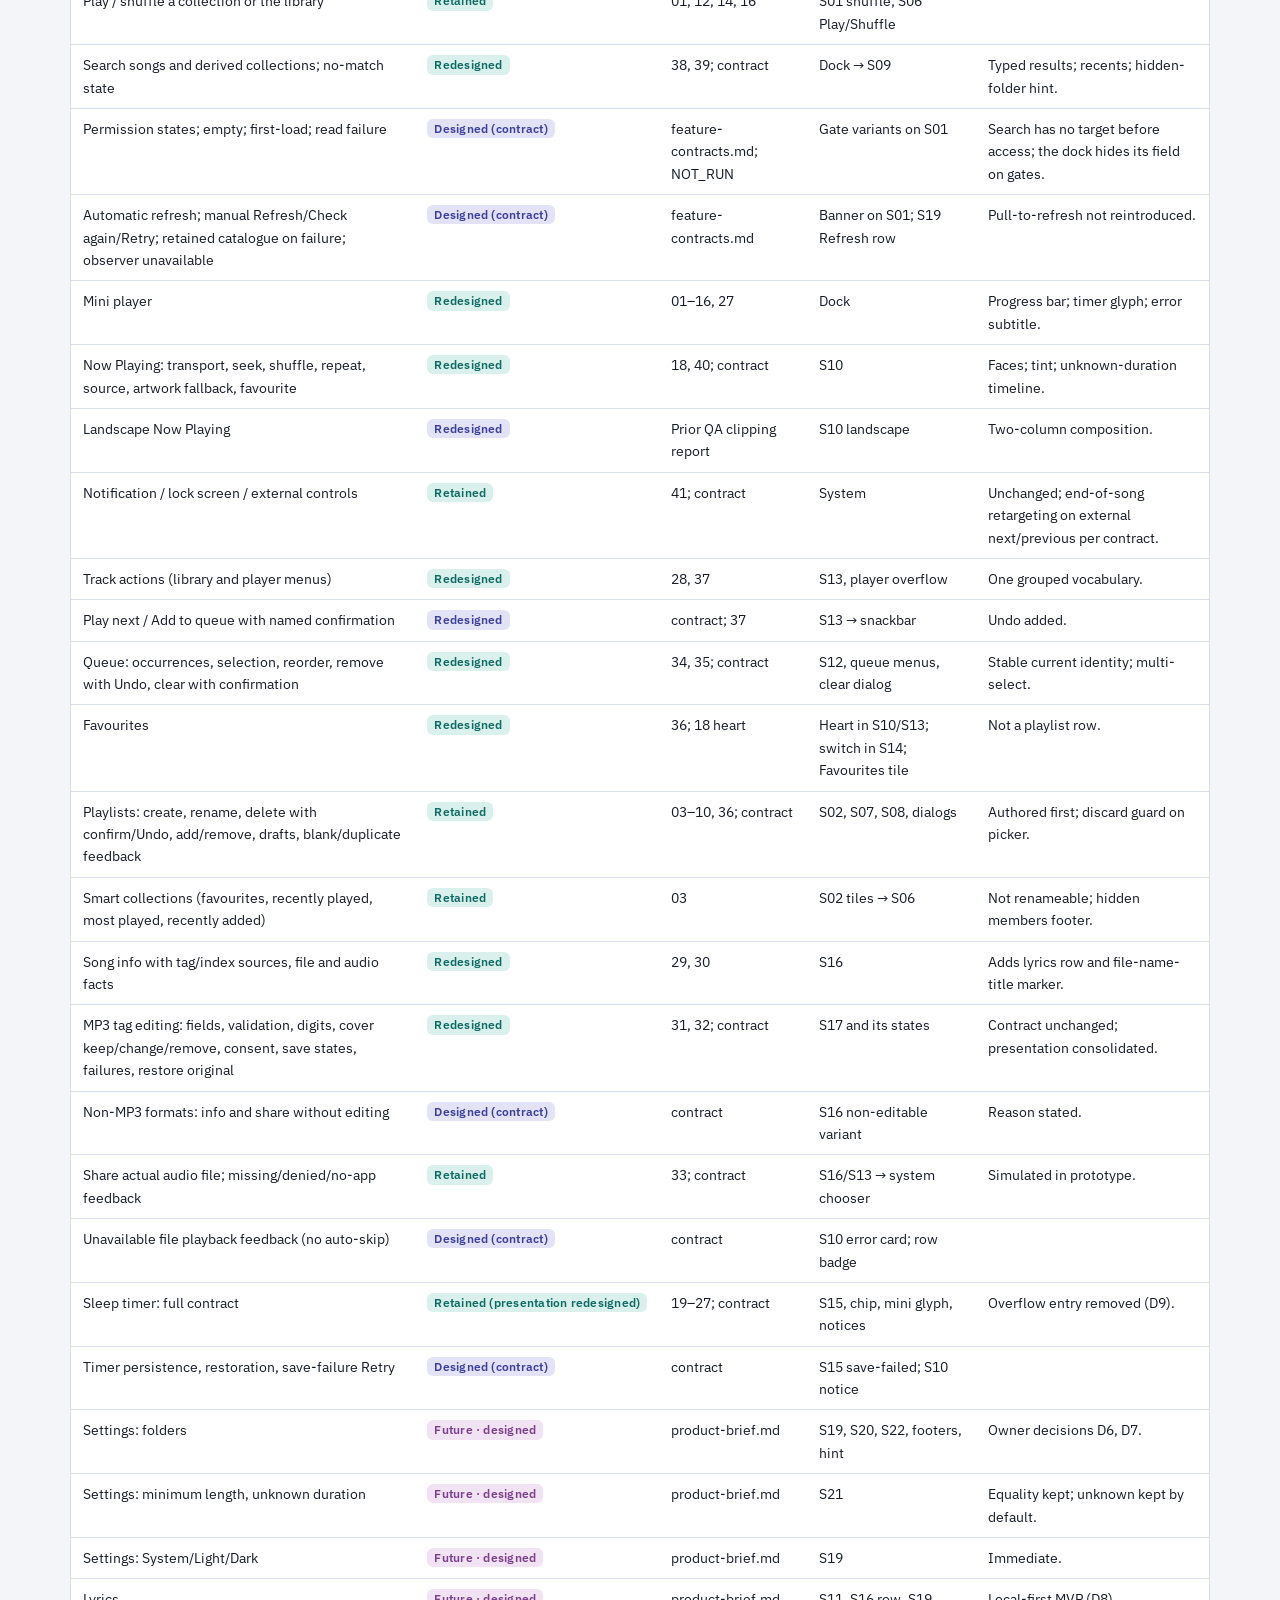
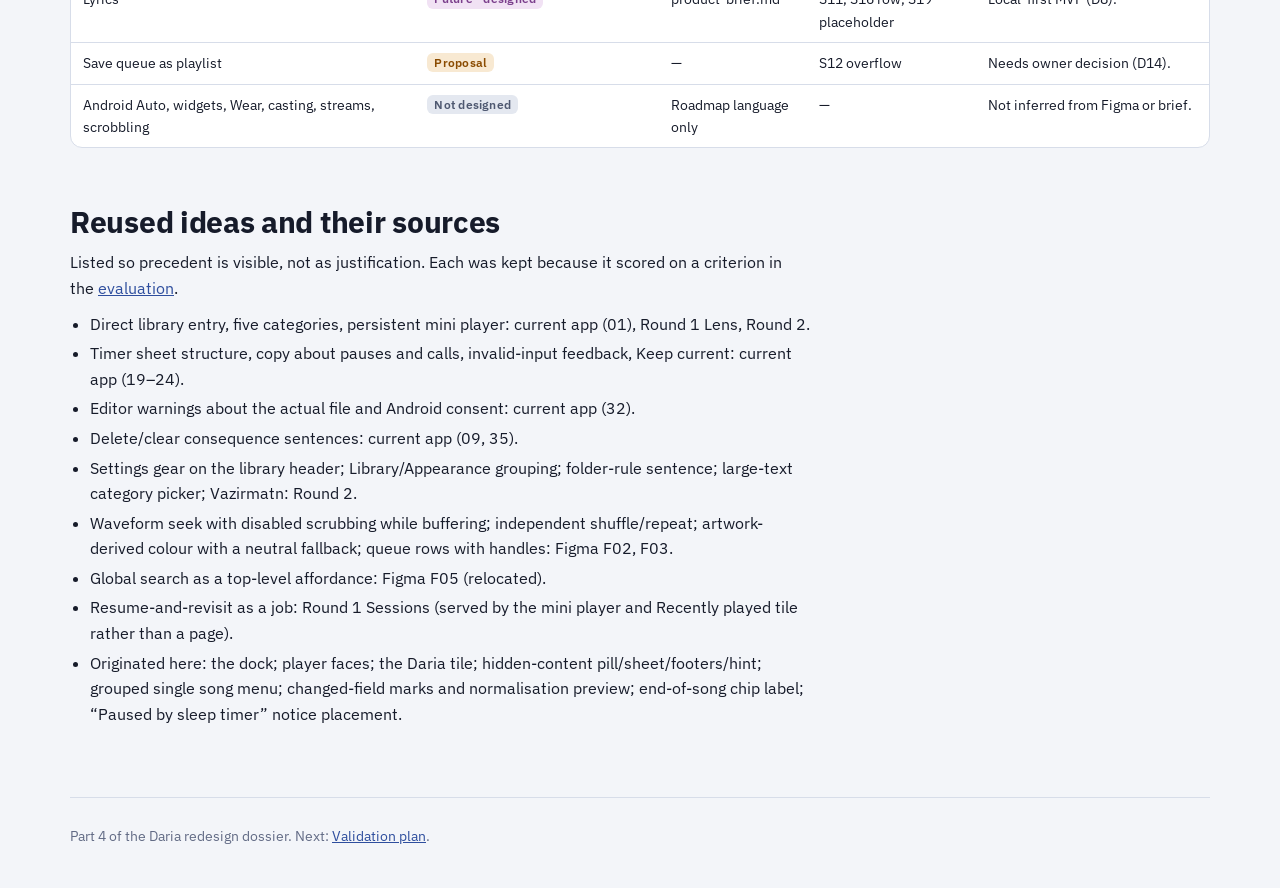
<file: daria-redesign/handoff.html>
<!doctype html>
<html lang="en">
<head>
<meta charset="utf-8">
<meta name="viewport" content="width=device-width,initial-scale=1,viewport-fit=cover">
<title>Daria Engineering Handoff</title>
<link rel="preconnect" href="https://fonts.googleapis.com"><link rel="preconnect" href="https://fonts.gstatic.com" crossorigin>
<link rel="stylesheet" href="https://fonts.googleapis.com/css2?family=IBM+Plex+Mono:wght@400;600&family=IBM+Plex+Sans:wght@400;500;600;700&display=swap">
<link rel="stylesheet" href="assets/doc.css">
</head>
<body>
<nav class="topnav" id="topnav"></nav>
<main class="wrap">
<header class="hero">
  <div class="kicker">Part 4 · Engineering handoff</div>
  <h1>Contracts, behaviour, content, rollout</h1>
  <p class="lede">What an Android team needs to build Dock on the existing shared design system without reading the design pages: component and state contracts, behaviour and motion specifications, content rules, accessibility requirements, a staged rollout, and a coverage ledger for every current and planned capability.</p>
  <div class="meta"><span>Screen IDs (S01–S22) match the prototype’s annotation panel</span><span>Contract references point to feature-contracts.md sections</span></div>
  <div class="toc"><a href="#components">Component contracts</a><a href="#behaviour">Behaviour specs</a><a href="#content">Content rules</a><a href="#a11y">Accessibility requirements</a><a href="#rollout">Staged rollout</a><a href="#ledger">Coverage ledger</a><a href="#reuse">Reused ideas and sources</a></div>
</header>

<section id="components">
<h2>Component and state contracts</h2>
<div class="tbl"><table>
<thead><tr><th>Component</th><th>Inputs</th><th>States</th><th>Events</th><th>Notes</th></tr></thead>
<tbody>
<tr><td><b>Dock</b></td><td>session?, timerStatus, searchEnabled, compact (large text or width &lt; 330 dp)</td><td>no-session (search only) · session · compact (single row) · hidden (editor, picker, gates without session)</td><td>openPlayer, togglePlay, next, openSearch</td><td>Translucent surface (18 dp blur, 86% alpha) with solid fallback when the system requests reduced transparency or the design system flags blur cost. Never covers the last list row: lists add bottom inset = dock height.</td></tr>
<tr><td><b>MiniPlayer</b></td><td>track, playing, progress (0–1 or null), timer {none|duration(min)|endOfSong}, error?</td><td>paused · playing · error (red subtitle “File missing”) · timer-notice (“Paused by sleep timer”)</td><td>open (full-row), togglePlay, next</td><td>Progress bar hidden when duration is unknown. Timer glyph is informational; it is part of the subtitle’s accessible name.</td></tr>
<tr><td><b>LensRow / LensPicker</b></td><td>lenses[5], selected, largeText</td><td>strip (default) · picker (font scale ≥ 1.3 or width &lt; 360 dp)</td><td>select(lens)</td><td>Selected lens persists. Strip never clips a label: it lays out at equal spacing and scrolls only if labels exceed width.</td></tr>
<tr><td><b>HiddenPill</b></td><td>count, active (any library rule differs from default)</td><td>hidden · visible</td><td>open(WhyHiddenSheet)</td><td>Amber semantic colour; accessible name includes the count and purpose.</td></tr>
<tr><td><b>SongRow</b></td><td>track, current?, playing?, hidden?, missing?, selection?, sub (artist by default)</td><td>default · current (accent title + bars) · hidden (55% + badge) · missing (badge, no play) · selectable (checkbox) · large-text (wrapping)</td><td>primary(tap), more(⋮)</td><td>One accessible name for the row: “Title, Artist, [now playing|hidden folder|file missing]”. Duration is inside the name.</td></tr>
<tr><td><b>SongMenuSheet</b></td><td>track, context (library|collection|playlist|queue|player)</td><td>groups: session · keep · go to · file; playlist context adds “Remove from this playlist”; queue context adds move/remove</td><td>playNow, playNext, addQueue, addPlaylist, goAlbum, goArtist, goFolder, info, share, favouriteToggle</td><td>Verbs and order are fixed across contexts. Heart lives in the header.</td></tr>
<tr><td><b>NowPlaying</b></td><td>track, source, faces[cover, lyrics, queue], face, timer, notice</td><td>cover · lyrics(none|plain|synced) · queue(normal|select) · error (missing) · unknown-duration · landscape</td><td>collapse, face(select), seek, transport, favouriteToggle, openTimer, openAddPlaylist, overflow</td><td>Transport, timeline, title and chips are fixed; only the face region changes. Tint = dominant hue of the cover mixed with surface; fallback = neutral tint.</td></tr>
<tr><td><b>Timeline</b></td><td>position, duration|null, buffering?</td><td>seekable · disabled (unknown duration or buffering, dashed)</td><td>seek(seconds)</td><td>Always LTR. Slider with valuetext “m:ss of m:ss”. 44 dp tall hit area.</td></tr>
<tr><td><b>QueueFace</b></td><td>occurrences[], currentOcc, selection?</td><td>list · history-expanded · select</td><td>jump(occ), move(occ, ±1 or drop index), remove(occ), select, removeSelected, overflow(save, clear)</td><td>Occurrence ids are stable across reorder. Current item cannot be removed in select mode; it can via the player error card.</td></tr>
<tr><td><b>SleepTimerSheet</b></td><td>timer state (off|duration{end,total}|endOfSong{occ}), draft?, pending?, saveFailed?, sessionAvailable</td><td>off · running · endOfSong · draft-over-running · invalid-custom · plus-refused · pending · save-failed · no-session</td><td>start(preset|eos|custom), plus10, change, apply, keepCurrent, cancel, retrySave</td><td>Implements feature-contracts “Sleep timer: latest contract” verbatim. Custom input accepts Latin, Persian and Arabic-Indic digits.</td></tr>
<tr><td><b>SongInfo</b></td><td>track, tags{source}, file, audio, lyricsPresence, indexPending?</td><td>default · non-editable (reason) · index-pending banner</td><td>edit, share, openLyrics</td><td>Sections: tags (source named), lyrics, file, audio. “Not in this file” lists absent tags.</td></tr>
<tr><td><b>TagEditor</b></td><td>track, original tags, draft, coverMode (keep|new|remove), status</td><td>clean · dirty · invalid · saving · denied · externallyChanged · writeFailed · noSpace · busy (another save)</td><td>change(field), coverMode, save, discardDialog, reloadTags, restoreOriginal</td><td>Save enabled only when dirty and valid. Bottom panel: playing/current warning + file-write statement. Back with dirty draft → discard dialog. Editable: title, artist, album, album artist, year, track, genre. Disc shown read-only.</td></tr>
<tr><td><b>WhyHiddenSheet</b></td><td>rules: hiddenFolders[], minDuration, unknownHidden</td><td>list</td><td>showFolder(key), changeDuration, openSettings</td><td>Each rule row carries its count and a one-tap recovery.</td></tr>
<tr><td><b>Gate</b></td><td>kind: first | denied | blocked | loading | empty | readError</td><td>one per kind</td><td>askPermission, openAppSettings, checkAgain, retry</td><td>Gate replaces the lens row and list; dock remains only if a session exists.</td></tr>
<tr><td><b>Snackbar</b></td><td>text, undo?</td><td>visible (6 s) · replaced</td><td>undo</td><td>Never rendered while a sheet, dialog or system UI is open; positioned above the dock, or above the chips in the player.</td></tr>
<tr><td><b>Settings screens</b></td><td>folders[{name,path,count,duration,shown}], minDuration (0|15|30|60|120), keepUnknown, appearance, autoRefresh status</td><td>default · refreshing · observer-unavailable</td><td>toggleFolder, setMinDuration, toggleUnknown, setAppearance, refreshNow</td><td>All changes immediate with Undo. Counts per option computed from the index; if computation exceeds ~300 ms show “…” then fill.</td></tr>
</tbody></table></div>
</section>

<section id="behaviour">
<h2>Behaviour specifications</h2>
<div class="cols two">
<div class="panel"><h3>Library visibility (Settings, future)</h3>
<ul class="tight">
<li>Visible(track) = folder shown AND (duration unknown ? keepUnknown : minDuration == Off OR duration ≥ minDuration). Equality is kept.</li>
<li>Visibility affects: Songs, Albums, Artists, Folders lists and counts; collection contents; search results; the add-songs picker.</li>
<li>Visibility does not affect: files; playlist membership; favourites; play history; the current queue; the current track. Playlists and Favourites show hidden members under an expandable footer with a count; they remain playable (owner decision D7).</li>
<li>New folders discovered by the index are shown. Hidden folders are stored by full path + storage identity; a folder that disappears from the index keeps its hidden flag.</li>
<li>Album and artist counts are recomputed from visible tracks only.</li>
<li>Search over hidden content returns nothing visible, but the results screen shows “n matches are in hidden folders” with a link to Settings › Folders. Minimum-length hidden matches are not counted (they are usually noise).</li>
</ul></div>
<div class="panel"><h3>Queue and playback</h3>
<ul class="tight">
<li>Play now from a list replaces the queue with that list’s visible items in the current sort and starts at the tapped item; source = list name.</li>
<li>Play next inserts after the current occurrence; Add to queue appends. Both post a named snackbar with Undo that removes that occurrence only.</li>
<li>Reorder never changes the current occurrence’s identity. Removing items before the current one adjusts the index.</li>
<li>Clear queue: confirmation names the consequences (stop, empty, files kept, timer cancelled).</li>
<li>Unavailable file: playback stops on that occurrence, error card with “Play next song” and “Remove from queue”; no automatic skip; Share of that file is refused with a message.</li>
<li>Unknown duration: no progress bar in the mini player; dashed non-seekable timeline; “Unknown length” label; the end-of-song timer shows no “about n min left”.</li>
</ul></div>
<div class="panel"><h3>Sleep timer presentation</h3>
<ul class="tight">
<li>Chip states: off (“Sleep timer”), duration (ring + “n min”, updates per minute; per second in the last minute), end of song (“After this song”). Mini-player glyph mirrors the state.</li>
<li>+10 refusal: inline amber banner with the reason and a Change time button; the timer is untouched.</li>
<li>Change: draft state inside the same sheet; running countdown is shown in text; Keep current timer closes without change; Apply replaces at that moment. If the timer expires while the draft is open, the draft stays, the countdown text becomes “Sleep timer finished”, and only Start arms a new one.</li>
<li>Save failure: red banner with Retry saving; Retry persists the current state without touching the deadline.</li>
<li>Expiry: quiet pause; “Paused by sleep timer · Stopped at hh:mm” notice in the player and the mini player until dismissed or playback is started deliberately.</li>
</ul></div>
<div class="panel"><h3>Tag editing and sharing</h3>
<ul class="tight">
<li>Editor opens only for MP3 files that meet the contract (Android 11+, supported tag structure, ≤ 300 MiB). Others show the reason in Song info.</li>
<li>Numeric fields normalise Persian/Arabic-Indic digits and preview “Will be saved as …”. Year must be four digits; track must be n or n/m.</li>
<li>Empty value removes the tag; unreadable values are left untouched unless replaced (show “unreadable” placeholder).</li>
<li>Save sequence: consent (Android) → saving (transport may pause briefly; state announced) → saved-to-file → index-pending banner in Song info until the index reports the new values.</li>
<li>Failure states and their single recovery: denied → Try again; externally changed → Reload tags (draft kept); write failed → Restore original + Try again; no space → Try again after freeing; another save in progress → wait indicator.</li>
<li>Share hands the actual file to Android’s chooser with temporary read access; feedback for missing file, denied access, no receiving app.</li>
</ul></div>
<div class="panel"><h3>Lyrics (future, first release)</h3>
<ul class="tight">
<li>Sources: embedded USLT (plain) and SYLT (synced) frames in ID3; a per-song lyrics file (.lrc or .txt) chosen through the system file picker and associated by file identity, stored in app data.</li>
<li>Synced: current line follows position; tapping a line seeks. Plain: static text labelled “Not synced to the music”. None: explanation + “Add lyrics file”.</li>
<li>Later, separately: a lyrics folder matched by file name (Settings › Lyrics shows the placeholder now); any online provider would need a rights decision and network permission and is not assumed.</li>
</ul></div>
<div class="panel"><h3>Motion budget</h3>
<p>See the <a href="design.html#motion">motion table</a>. Summary: player open 280–360 ms; face switch ≤ 220 ms; tint 400–600 ms; sheets 260–320 ms; nothing loops except the current-row bars. All translations become 120 ms fades under Android’s “Remove animations”.</p></div>
</div>
</section>

<section id="content">
<h2>Content rules</h2>
<ul class="tight">
<li><b>Verbs are fixed:</b> Play now · Play next · Add to queue · Add to playlist · Favourite · Song info · Share file · Hide from library · Show in library · Remove from queue · Remove from this playlist.</li>
<li><b>Consequence sentences</b> accompany anything that could be mistaken for deletion: “The songs stay on this phone.” “Files are not deleted.” “The file stays on your phone.”</li>
<li><b>Snackbars name the object:</b> “‘Gisooye Baran’ plays next”, “‘Quick Share’ hidden · 718 songs”. Undo is the only action a snackbar may carry.</li>
<li><b>Counts use tabular numerals</b> and locale digits (Persian digits in Persian). File names, paths, bitrates and codes stay in Latin digits.</li>
<li><b>Titles from file names</b> are marked in Song info (“From the file name — no title tag”), never in list rows by default.</li>
<li><b>Future features</b> are labelled in the product only where the person can act: the Lyrics folder row says “Not connected · later release”. The Lyrics face itself needs no label because its empty state explains the source.</li>
<li><b>Persian copy</b> exists for every visible string in the prototype (see <code>assets/proto.js</code>, object <code>T</code>); it is a first draft for a native reviewer, not final localisation.</li>
</ul>
</section>

<section id="a11y">
<h2>Accessibility requirements (build acceptance)</h2>
<div class="tbl"><table>
<thead><tr><th>Requirement</th><th>Acceptance check</th></tr></thead>
<tbody>
<tr><td>Every interactive element has a name that includes its object (“More options: Benevis”).</td><td>TalkBack traversal of S01, S10, S12, S13, S15, S17 reads no unlabelled button.</td></tr>
<tr><td>Reading order matches visual order; notices precede the content they concern.</td><td>Linear navigation on S10 with a notice reaches: source, notice, faces, face content, slider, transport, chips.</td></tr>
<tr><td>48 dp minimum targets; 44 dp allowed only inside queue rows.</td><td>Layout inspector on all screens at 100% and 160% text.</td></tr>
<tr><td>No gesture-only paths.</td><td>Complete T1–T7 and R1 with taps only, TalkBack on.</td></tr>
<tr><td>Font scale up to 200%: nothing clipped, nothing hidden.</td><td>Screenshots at 130%, 160%, 200% on 320-dp and 390-dp widths.</td></tr>
<tr><td>Contrast ≥ 4.5:1 text, ≥ 3:1 icons and control edges, light and dark, over every player tint.</td><td>Automated contrast check on the 10 palette tints and the fallback.</td></tr>
<tr><td>RTL mirroring with per-field bidi isolation; timeline LTR.</td><td>Persian locale screenshots of S01, S10, S12, S19–S21.</td></tr>
<tr><td>Reduced motion respected.</td><td>“Remove animations” on: no translation animations, static current-row glyph.</td></tr>
<tr><td>Slider semantics for the timeline; disabled state announced when duration is unknown.</td><td>TalkBack reads “Seek, slider, 0:01 of 3:58” and “disabled” on S10 unknown-duration state.</td></tr>
</tbody></table></div>
</section>

<section id="rollout">
<h2>Staged rollout</h2>
<ol class="walk">
<li><b>Stage 0 · Foundations (no visible change).</b> Tokens (colour, type scale caps, radii), Daria tile generator with cache, one SongMenuSheet component, snackbar-with-Undo pattern, Persian string review. Risk: low.</li>
<li><b>Stage 1 · Library and dock.</b> Dock with mini player and search field; lens row with large-text picker; global typed search; authored-first Playlists; sort pill. Keep the existing Now Playing. Risk: medium (new composition; blur fallback). Gate: T1, T2 pass with TalkBack; no list row hidden under the dock at 200% text.</li>
<li><b>Stage 2 · Player faces.</b> Now Playing with Cover and Up next faces, fixed transport, artwork tint, timer chip, mini-player timer glyph; remove the overflow timer entry. Landscape arrangement. Risk: medium. Gate: T3, T5 pass; queue Undo verified; landscape clipping resolved on the device that reported it.</li>
<li><b>Stage 3 · Song info and editor presentation.</b> Source sections, non-editable reason, changed-field marks, normalisation preview, six failure states, index-pending banner, corrected playing/current copy. No contract change. Risk: low–medium. Gate: T7 and every failure state exercised on an MP3 test set.</li>
<li><b>Stage 4 · Settings (future).</b> Folders, minimum length with counts and unknown-length switch, appearance, refresh; hidden pill, explainer sheet, playlist and favourites footers, search hint. Owner decisions D6, D7 required first. Risk: medium (count performance on large libraries). Gate: T6 passes; hiding 718 songs recounts in under 300 ms or falls back to a draft model.</li>
<li><b>Stage 5 · Lyrics (future).</b> Embedded USLT/SYLT reading, per-song file import, Lyrics face, Song info lyrics row. Owner decision D8 required. Optional later: lyrics folder; online provider only with a rights decision.</li>
<li><b>Proposals awaiting decision, any stage:</b> Save queue as playlist (D14); Stage mode experiment (validation plan E3).</li>
</ol>
</section>

<section id="ledger">
<h2>Coverage ledger</h2>
<p>Every current and planned capability, its disposition in the recommended design, its source evidence and the screens that carry it. Deferring a current feature would be a scope change requiring an owner decision; none is deferred.</p>
<div class="tbl"><table>
<thead><tr><th>Capability</th><th>Disposition</th><th>Source evidence</th><th>Proposed flow / screens</th><th>Notes</th></tr></thead>
<tbody>
<tr><td>Open into library; Songs list with count</td><td><span class="tag obs">Retained</span></td><td>01</td><td>S01</td><td>Last lens remembered.</td></tr>
<tr><td>Category switching (5)</td><td><span class="tag obs">Redesigned</span></td><td>01, 03, 11, 13, 15</td><td>S01–S05, lens picker</td><td>No clipped labels; picker at large text.</td></tr>
<tr><td>Sort title/artist/added, toggle, persist</td><td><span class="tag obs">Retained</span></td><td>02; contract</td><td>Sort sheet from S01</td><td>Direction indicator on the selected option.</td></tr>
<tr><td>Play / shuffle a collection or the library</td><td><span class="tag obs">Retained</span></td><td>01, 12, 14, 16</td><td>S01 shuffle; S06 Play/Shuffle</td><td></td></tr>
<tr><td>Search songs and derived collections; no-match state</td><td><span class="tag obs">Redesigned</span></td><td>38, 39; contract</td><td>Dock → S09</td><td>Typed results; recents; hidden-folder hint.</td></tr>
<tr><td>Permission states; empty; first-load; read failure</td><td><span class="tag con">Designed (contract)</span></td><td>feature-contracts.md; NOT_RUN</td><td>Gate variants on S01</td><td>Search has no target before access; the dock hides its field on gates.</td></tr>
<tr><td>Automatic refresh; manual Refresh/Check again/Retry; retained catalogue on failure; observer unavailable</td><td><span class="tag con">Designed (contract)</span></td><td>feature-contracts.md</td><td>Banner on S01; S19 Refresh row</td><td>Pull-to-refresh not reintroduced.</td></tr>
<tr><td>Mini player</td><td><span class="tag obs">Redesigned</span></td><td>01–16, 27</td><td>Dock</td><td>Progress bar; timer glyph; error subtitle.</td></tr>
<tr><td>Now Playing: transport, seek, shuffle, repeat, source, artwork fallback, favourite</td><td><span class="tag obs">Redesigned</span></td><td>18, 40; contract</td><td>S10</td><td>Faces; tint; unknown-duration timeline.</td></tr>
<tr><td>Landscape Now Playing</td><td><span class="tag con">Redesigned</span></td><td>Prior QA clipping report</td><td>S10 landscape</td><td>Two-column composition.</td></tr>
<tr><td>Notification / lock screen / external controls</td><td><span class="tag obs">Retained</span></td><td>41; contract</td><td>System</td><td>Unchanged; end-of-song retargeting on external next/previous per contract.</td></tr>
<tr><td>Track actions (library and player menus)</td><td><span class="tag obs">Redesigned</span></td><td>28, 37</td><td>S13, player overflow</td><td>One grouped vocabulary.</td></tr>
<tr><td>Play next / Add to queue with named confirmation</td><td><span class="tag con">Redesigned</span></td><td>contract; 37</td><td>S13 → snackbar</td><td>Undo added.</td></tr>
<tr><td>Queue: occurrences, selection, reorder, remove with Undo, clear with confirmation</td><td><span class="tag obs">Redesigned</span></td><td>34, 35; contract</td><td>S12, queue menus, clear dialog</td><td>Stable current identity; multi-select.</td></tr>
<tr><td>Favourites</td><td><span class="tag obs">Redesigned</span></td><td>36; 18 heart</td><td>Heart in S10/S13; switch in S14; Favourites tile</td><td>Not a playlist row.</td></tr>
<tr><td>Playlists: create, rename, delete with confirm/Undo, add/remove, drafts, blank/duplicate feedback</td><td><span class="tag obs">Retained</span></td><td>03–10, 36; contract</td><td>S02, S07, S08, dialogs</td><td>Authored first; discard guard on picker.</td></tr>
<tr><td>Smart collections (favourites, recently played, most played, recently added)</td><td><span class="tag obs">Retained</span></td><td>03</td><td>S02 tiles → S06</td><td>Not renameable; hidden members footer.</td></tr>
<tr><td>Song info with tag/index sources, file and audio facts</td><td><span class="tag obs">Redesigned</span></td><td>29, 30</td><td>S16</td><td>Adds lyrics row and file-name-title marker.</td></tr>
<tr><td>MP3 tag editing: fields, validation, digits, cover keep/change/remove, consent, save states, failures, restore original</td><td><span class="tag obs">Redesigned</span></td><td>31, 32; contract</td><td>S17 and its states</td><td>Contract unchanged; presentation consolidated.</td></tr>
<tr><td>Non-MP3 formats: info and share without editing</td><td><span class="tag con">Designed (contract)</span></td><td>contract</td><td>S16 non-editable variant</td><td>Reason stated.</td></tr>
<tr><td>Share actual audio file; missing/denied/no-app feedback</td><td><span class="tag obs">Retained</span></td><td>33; contract</td><td>S16/S13 → system chooser</td><td>Simulated in prototype.</td></tr>
<tr><td>Unavailable file playback feedback (no auto-skip)</td><td><span class="tag con">Designed (contract)</span></td><td>contract</td><td>S10 error card; row badge</td><td></td></tr>
<tr><td>Sleep timer: full contract</td><td><span class="tag obs">Retained (presentation redesigned)</span></td><td>19–27; contract</td><td>S15, chip, mini glyph, notices</td><td>Overflow entry removed (D9).</td></tr>
<tr><td>Timer persistence, restoration, save-failure Retry</td><td><span class="tag con">Designed (contract)</span></td><td>contract</td><td>S15 save-failed; S10 notice</td><td></td></tr>
<tr><td>Settings: folders</td><td><span class="tag own">Future · designed</span></td><td>product-brief.md</td><td>S19, S20, S22, footers, hint</td><td>Owner decisions D6, D7.</td></tr>
<tr><td>Settings: minimum length, unknown duration</td><td><span class="tag own">Future · designed</span></td><td>product-brief.md</td><td>S21</td><td>Equality kept; unknown kept by default.</td></tr>
<tr><td>Settings: System/Light/Dark</td><td><span class="tag own">Future · designed</span></td><td>product-brief.md</td><td>S19</td><td>Immediate.</td></tr>
<tr><td>Lyrics</td><td><span class="tag own">Future · designed</span></td><td>product-brief.md</td><td>S11, S16 row, S19 placeholder</td><td>Local-first MVP (D8).</td></tr>
<tr><td>Save queue as playlist</td><td><span class="tag pro">Proposal</span></td><td>—</td><td>S12 overflow</td><td>Needs owner decision (D14).</td></tr>
<tr><td>Android Auto, widgets, Wear, casting, streams, scrobbling</td><td><span class="tag unk">Not designed</span></td><td>Roadmap language only</td><td>—</td><td>Not inferred from Figma or brief.</td></tr>
</tbody></table></div>
</section>

<section id="reuse">
<h2>Reused ideas and their sources</h2>
<p>Listed so precedent is visible, not as justification. Each was kept because it scored on a criterion in the <a href="concepts.html#criteria">evaluation</a>.</p>
<ul class="tight">
<li>Direct library entry, five categories, persistent mini player: current app (01), Round 1 Lens, Round 2.</li>
<li>Timer sheet structure, copy about pauses and calls, invalid-input feedback, Keep current: current app (19–24).</li>
<li>Editor warnings about the actual file and Android consent: current app (32).</li>
<li>Delete/clear consequence sentences: current app (09, 35).</li>
<li>Settings gear on the library header; Library/Appearance grouping; folder-rule sentence; large-text category picker; Vazirmatn: Round 2.</li>
<li>Waveform seek with disabled scrubbing while buffering; independent shuffle/repeat; artwork-derived colour with a neutral fallback; queue rows with handles: Figma F02, F03.</li>
<li>Global search as a top-level affordance: Figma F05 (relocated).</li>
<li>Resume-and-revisit as a job: Round 1 Sessions (served by the mini player and Recently played tile rather than a page).</li>
<li>Originated here: the dock; player faces; the Daria tile; hidden-content pill/sheet/footers/hint; grouped single song menu; changed-field marks and normalisation preview; end-of-song chip label; “Paused by sleep timer” notice placement.</li>
</ul>
</section>
<footer class="site">Part 4 of the Daria redesign dossier. Next: <a href="validation.html">Validation plan</a>.</footer>
</main>
<script src="assets/doc.js"></script>
</body>
</html>
</file>
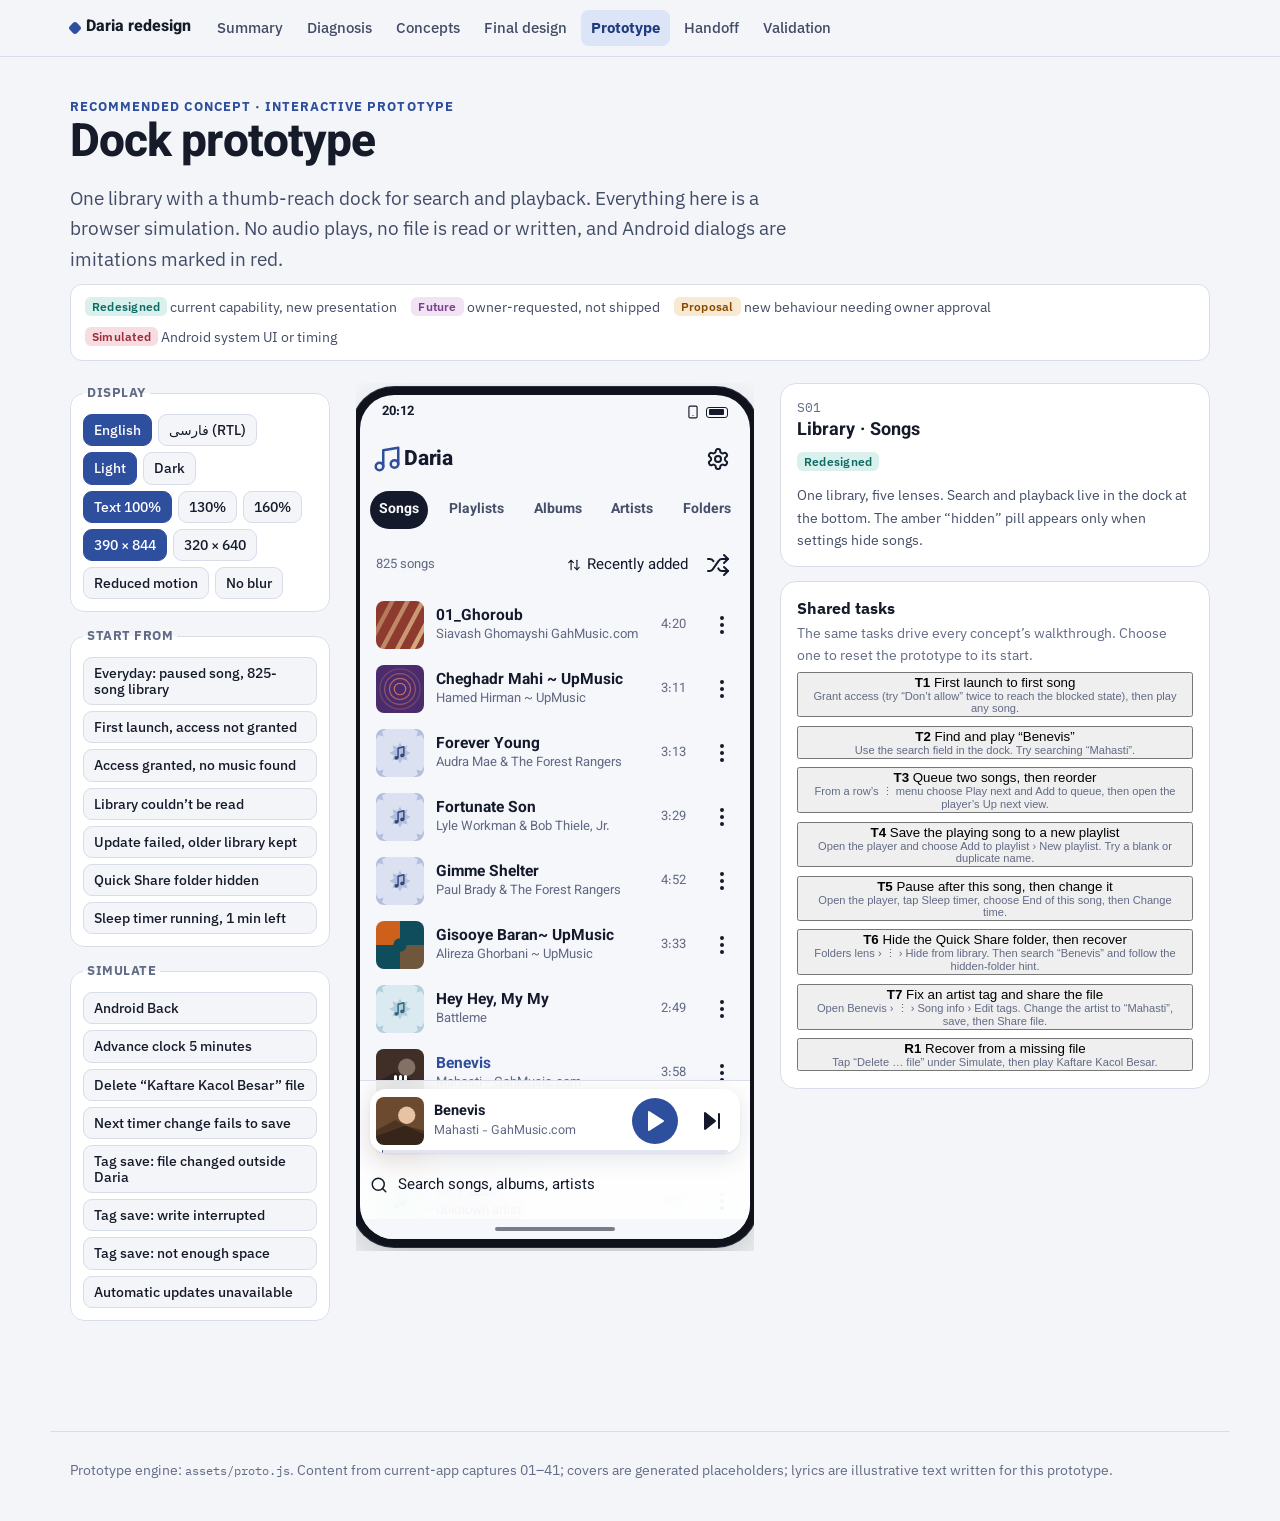
<file: daria-redesign/prototype.html>
<!doctype html>
<html lang="en">
<head>
<meta charset="utf-8">
<meta name="viewport" content="width=device-width,initial-scale=1,viewport-fit=cover">
<title>Daria Dock Prototype</title>
<link rel="preconnect" href="https://fonts.googleapis.com"><link rel="preconnect" href="https://fonts.gstatic.com" crossorigin>
<link rel="stylesheet" href="https://fonts.googleapis.com/css2?family=IBM+Plex+Mono:wght@400;600&family=IBM+Plex+Sans:wght@400;500;600;700&display=swap">
<link rel="stylesheet" href="assets/doc.css">
<link rel="stylesheet" href="assets/kit.css">
<style>
.proto{display:grid;grid-template-columns:260px auto minmax(240px,1fr);gap:26px;align-items:start;padding-block:22px 40px}
.ctl{display:flex;flex-direction:column;gap:14px;position:sticky;top:76px}
.ctl fieldset{border:1px solid var(--rule);border-radius:14px;padding:10px 12px 12px;margin:0;background:var(--card)}
.ctl legend{font-weight:700;font-size:13px;letter-spacing:.04em;text-transform:uppercase;color:var(--ink3);padding:0 4px}
.ctl .opts{display:flex;flex-wrap:wrap;gap:6px}
.ctl button{font:500 13.5px/1.2 "IBM Plex Sans",system-ui,sans-serif;border:1px solid var(--rule);background:var(--paper);color:var(--ink);border-radius:9px;padding:7px 10px;cursor:pointer;text-align:start}
.ctl button[aria-pressed="true"]{background:var(--lapis);color:#fff;border-color:var(--lapis)}
:root[data-theme="dark"] .ctl button[aria-pressed="true"]{color:#0d1a42}
@media (prefers-color-scheme:dark){:root:not([data-theme="light"]) .ctl button[aria-pressed="true"]{color:#0d1a42}}
.ctl button.wide{width:100%}
.stage{display:flex;justify-content:center;padding:12px 4px;overflow-x:auto;max-width:100%}
.anno{position:sticky;top:76px;display:flex;flex-direction:column;gap:14px}
.anno .panel{padding:14px 16px}
.anno .sid{font-family:"IBM Plex Mono",monospace;font-size:13px;color:var(--ink3)}
.anno h3{margin:2px 0 6px;font-size:18px}
.tasks{list-style:none;padding:0;margin:6px 0 0;display:flex;flex-direction:column;gap:6px}
.tasks button{width:100%}
.tasks small{display:block;color:var(--ink3)}
#task-hint{display:none}
#task-hint.on{display:block}
@media (max-width:1080px){.proto{grid-template-columns:1fr}.ctl,.anno{position:static}.stage{order:-1}}
</style>
</head>
<body>
<nav class="topnav" id="topnav"></nav>
<main class="wrap">
  <header class="hero" style="padding-bottom:0">
    <div class="kicker">Recommended concept · Interactive prototype</div>
    <h1>Dock prototype</h1>
    <p class="lede">One library with a thumb-reach dock for search and playback. Everything here is a browser simulation. No audio plays, no file is read or written, and Android dialogs are imitations marked in red.</p>
    <div class="legend"><span><span class="tag obs">Redesigned</span> current capability, new presentation</span><span><span class="tag fut">Future</span> owner-requested, not shipped</span><span><span class="tag pro">Proposal</span> new behaviour needing owner approval</span><span><span class="tag sim">Simulated</span> Android system UI or timing</span></div>
  </header>
  <div class="proto">
    <aside class="ctl" aria-label="Scenario controls">
      <fieldset><legend>Display</legend>
        <div class="opts" data-group="lang"><button data-set="lang" data-v="en" aria-pressed="true">English</button><button data-set="lang" data-v="fa">فارسی (RTL)</button></div>
        <div class="opts" data-group="theme" style="margin-top:6px"><button data-set="theme" data-v="light" aria-pressed="true">Light</button><button data-set="theme" data-v="dark">Dark</button></div>
        <div class="opts" data-group="scale" style="margin-top:6px"><button data-set="scale" data-v="1" aria-pressed="true">Text 100%</button><button data-set="scale" data-v="1.3">130%</button><button data-set="scale" data-v="1.6">160%</button></div>
        <div class="opts" data-group="w" style="margin-top:6px"><button data-set="w" data-v="390" aria-pressed="true">390 × 844</button><button data-set="w" data-v="320">320 × 640</button></div>
        <div class="opts" style="margin-top:6px"><button data-tog="rm" aria-pressed="false">Reduced motion</button><button data-tog="solid" aria-pressed="false">No blur</button></div>
      </fieldset>
      <fieldset><legend>Start from</legend>
        <div class="opts">
          <button class="wide" data-start="everyday">Everyday: paused song, 825-song library</button>
          <button class="wide" data-start="first">First launch, access not granted</button>
          <button class="wide" data-start="empty">Access granted, no music found</button>
          <button class="wide" data-start="readError">Library couldn’t be read</button>
          <button class="wide" data-start="refreshFailed">Update failed, older library kept</button>
          <button class="wide" data-start="hidden">Quick Share folder hidden</button>
          <button class="wide" data-start="timer">Sleep timer running, 1 min left</button>
        </div>
      </fieldset>
      <fieldset><legend>Simulate</legend>
        <div class="opts">
          <button class="wide" data-sim="back">Android Back</button>
          <button class="wide" data-sim="skip">Advance clock 5 minutes</button>
          <button class="wide" data-sim="missing">Delete “Kaftare Kacol Besar” file</button>
          <button class="wide" data-sim="tmfail">Next timer change fails to save</button>
          <button class="wide" data-sim="ext">Tag save: file changed outside Daria</button>
          <button class="wide" data-sim="write">Tag save: write interrupted</button>
          <button class="wide" data-sim="space">Tag save: not enough space</button>
          <button class="wide" data-sim="observe">Automatic updates unavailable</button>
        </div>
      </fieldset>
    </aside>
    <div class="stage" id="stage" aria-label="Prototype phone"></div>
    <aside class="anno" aria-label="Annotations">
      <div class="panel" aria-live="polite"><div class="sid" id="a-id">S01</div><h3 id="a-name">Library</h3><div id="a-status"></div><p id="a-note" style="font-size:14px;color:var(--ink2);margin-bottom:0"></p></div>
      <div class="panel" id="task-hint"><b>Current task</b><p id="task-text" style="font-size:14px;margin:4px 0 0"></p></div>
      <div class="panel"><b>Shared tasks</b><p style="font-size:13.5px;color:var(--ink3);margin:2px 0 6px">The same tasks drive every concept’s walkthrough. Choose one to reset the prototype to its start.</p>
        <ul class="tasks" id="tasks"></ul></div>
    </aside>
  </div>
</main>
<footer class="site wrap">Prototype engine: <code>assets/proto.js</code>. Content from current-app captures 01–41; covers are generated placeholders; lyrics are illustrative text written for this prototype.</footer>
<script src="assets/icons.js"></script>
<script src="assets/kit.js"></script>
<script src="assets/proto.js"></script>
<script src="assets/doc.js"></script>
<script>
(function(){
const NOTES = {
  S01:['Library · Songs','redesigned','One library, five lenses. Search and playback live in the dock at the bottom. The amber “hidden” pill appears only when settings hide songs.'],
  S02:['Library · Playlists','redesigned','Your playlists come first; automatic collections are compact tiles below. New playlist is a visible button, not a tile.'],
  S03:['Library · Albums','redesigned','Albums stay a cover grid. Missing covers use the Daria tile, never a letter or digit.'],
  S04:['Library · Artists','retained','Artist list with generated tiles instead of initials.'],
  S05:['Library · Folders','redesigned','Folders can be hidden right here. Hidden folders collect in their own section with a Show button.'],
  S06:['Collection detail','redesigned','Album, artist, folder or automatic collection. Play and Shuffle first; the ⋮ menu adds queue actions and, for folders, Hide.'],
  S07:['Playlist detail','redesigned','Songs from hidden folders stay in the playlist and are counted in a footer row you can expand.'],
  S08:['Add songs to playlist','retained','Selection is a draft until “Add n songs”. Leaving with a selection asks before discarding.'],
  S09:['Search','redesigned','Global search across songs, albums, artists, playlists and folders. The field stays at the bottom, above the keyboard.'],
  S10:['Now Playing · Cover','redesigned','Transport never moves. Cover, Lyrics and Up next are three views of the same player.'],
  S11:['Now Playing · Lyrics','future','Lyrics are a future feature. The first release reads lyrics stored inside the song file and lets you add a lyrics file per song.'],
  S12:['Now Playing · Up next','redesigned','The queue opens inside the player, so play, pause and seek stay reachable while reordering.'],
  S13:['Track actions','redesigned','Grouped by consequence: this listening session, keep, go to, file. Favourite is the heart in the header.'],
  S14:['Add to playlist','redesigned','Favourites is a switch; playlists add immediately with Undo. Playlists already containing the song say so.'],
  S15:['Sleep timer','redesigned','Same contract as today’s timer: presets start at once, custom needs Start, Change keeps the old timer until Apply.'],
  S16:['Song info','redesigned','Shows where each value comes from and why editing is unavailable for non-MP3 files.'],
  S17:['Tag editor','redesigned','Writes the actual file. The bottom panel says so before Save; Android consent is simulated.'],
  S19:['Settings','future','Settings is owner-requested and not shipped. Library rules, appearance and a later lyrics folder.'],
  S20:['Settings · Folders','future','Switches apply at once with Undo. New folders are shown by default.'],
  S21:['Settings · Minimum length','future','Each option shows how many songs it would hide before you choose it. Unknown length is kept by default.'],
  S22:['Hidden songs explainer','proposal','Explains exactly what is hidden and offers one-tap recovery.'],
};
const STATUS = {redesigned:'<span class="tag obs">Redesigned</span>', retained:'<span class="tag obs">Retained</span>', future:'<span class="tag fut">Future · not shipped</span>', proposal:'<span class="tag pro">Proposal</span>'};
const TASKS = [
  ['T1','First launch to first song','Grant access (try “Don’t allow” twice to reach the blocked state), then play any song.','first'],
  ['T2','Find and play “Benevis”','Use the search field in the dock. Try searching “Mahasti”.','everyday'],
  ['T3','Queue two songs, then reorder','From a row’s ⋮ menu choose Play next and Add to queue, then open the player’s Up next view.','everyday'],
  ['T4','Save the playing song to a new playlist','Open the player and choose Add to playlist › New playlist. Try a blank or duplicate name.','everyday'],
  ['T5','Pause after this song, then change it','Open the player, tap Sleep timer, choose End of this song, then Change time.','everyday'],
  ['T6','Hide the Quick Share folder, then recover','Folders lens › ⋮ › Hide from library. Then search “Benevis” and follow the hidden-folder hint.','everyday'],
  ['T7','Fix an artist tag and share the file','Open Benevis › ⋮ › Song info › Edit tags. Change the artist to “Mahasti”, save, then Share file.','everyday'],
  ['R1','Recover from a missing file','Tap “Delete … file” under Simulate, then play Kaftare Kacol Besar.','everyday'],
];
const stage = document.getElementById('stage');
let disp = {lang:'en',theme:'light',scale:1,w:390,rm:false,solid:false};
let app = null;
function start(kind){
  app && app.stop();
  const st = DK.App.init(Object.assign({}, disp, {h: disp.w==320?640:844}));
  if (kind==='first'){ st.perm='first'; st.pb.session=false; }
  if (kind==='empty'){ st.lib='empty'; st.pb.session=false; }
  if (kind==='readError'){ st.lib='readError'; st.pb.session=false; }
  if (kind==='refreshFailed'){ st.refreshFailed=true; }
  if (kind==='hidden'){ st.hidden.add('QuickShare'); }
  if (kind==='timer'){ st.pb.playing=true; st.tm.mode='dur'; st.tm.end=st.clock+65000; st.tm.total=1800; st.np={face:'cover'}; }
  app = DK.App.mount(stage, st, {onRender: anno});
}
function anno(st){
  const id = st.meta2 || (st.meta && st.meta.id) || 'S01';
  const n = NOTES[id] || [st.meta?st.meta.name:'', st.meta?st.meta.status:'redesigned', ''];
  document.getElementById('a-id').textContent = id + (st.sys? ' · Android UI simulated':'');
  document.getElementById('a-name').textContent = n[0];
  document.getElementById('a-status').innerHTML = STATUS[n[1]] + (st.sys?' <span class="tag sim">Simulated system UI</span>':'');
  document.getElementById('a-note').textContent = n[2];
}
document.querySelectorAll('[data-set]').forEach(b=>b.addEventListener('click',()=>{
  const k=b.dataset.set, v=b.dataset.v; disp[k] = (k==='scale'||k==='w')? +v : v;
  b.parentElement.querySelectorAll('button').forEach(x=>x.setAttribute('aria-pressed', x===b));
  if (app){ Object.assign(app.st, {lang:disp.lang, theme:disp.theme, scale:disp.scale, w:disp.w, h: disp.w==320?640:844}); app.draw(); }
}));
document.querySelectorAll('[data-tog]').forEach(b=>b.addEventListener('click',()=>{ const k=b.dataset.tog; disp[k]=!disp[k]; b.setAttribute('aria-pressed',disp[k]); app.st[k]=disp[k]; app.draw(); }));
document.querySelectorAll('[data-start]').forEach(b=>b.addEventListener('click',()=>{ document.getElementById('task-hint').classList.remove('on'); start(b.dataset.start); }));
document.querySelectorAll('[data-sim]').forEach(b=>b.addEventListener('click',()=>{
  const st=app.st, k=b.dataset.sim;
  if (k==='back') return app.back();
  if (k==='skip') return app.tick(300);
  if (k==='missing'){ st.missing.add('kaftare'); st.snack={text:'Simulated: the file was deleted outside Daria', t:Date.now()}; }
  if (k==='tmfail'){ st.scen.timerSaveFail=true; st.snack={text:'Simulated: the next timer change will fail to save', t:Date.now()}; }
  if (k==='ext'||k==='write'||k==='space'){ st.scen.editFail=k; st.snack={text:'Simulated: the next tag save will fail ('+k+')', t:Date.now()}; }
  if (k==='observe'){ st.observeOff=true; st.snack={text:'Simulated: automatic updates unavailable. See Settings › Refresh library', t:Date.now()}; }
  app.draw();
}));
const tl = document.getElementById('tasks');
tl.innerHTML = TASKS.map(t=>`<li><button data-task="${t[0]}"><b>${t[0]}</b> ${t[1]}<small>${t[2]}</small></button></li>`).join('');
tl.addEventListener('click',e=>{ const b=e.target.closest('[data-task]'); if(!b) return; const t=TASKS.find(x=>x[0]===b.dataset.task); start(t[3]); document.getElementById('task-text').textContent=t[1]+'. '+t[2]; document.getElementById('task-hint').classList.add('on'); });
start('everyday');
})();
</script>
</body>
</html>
</file>
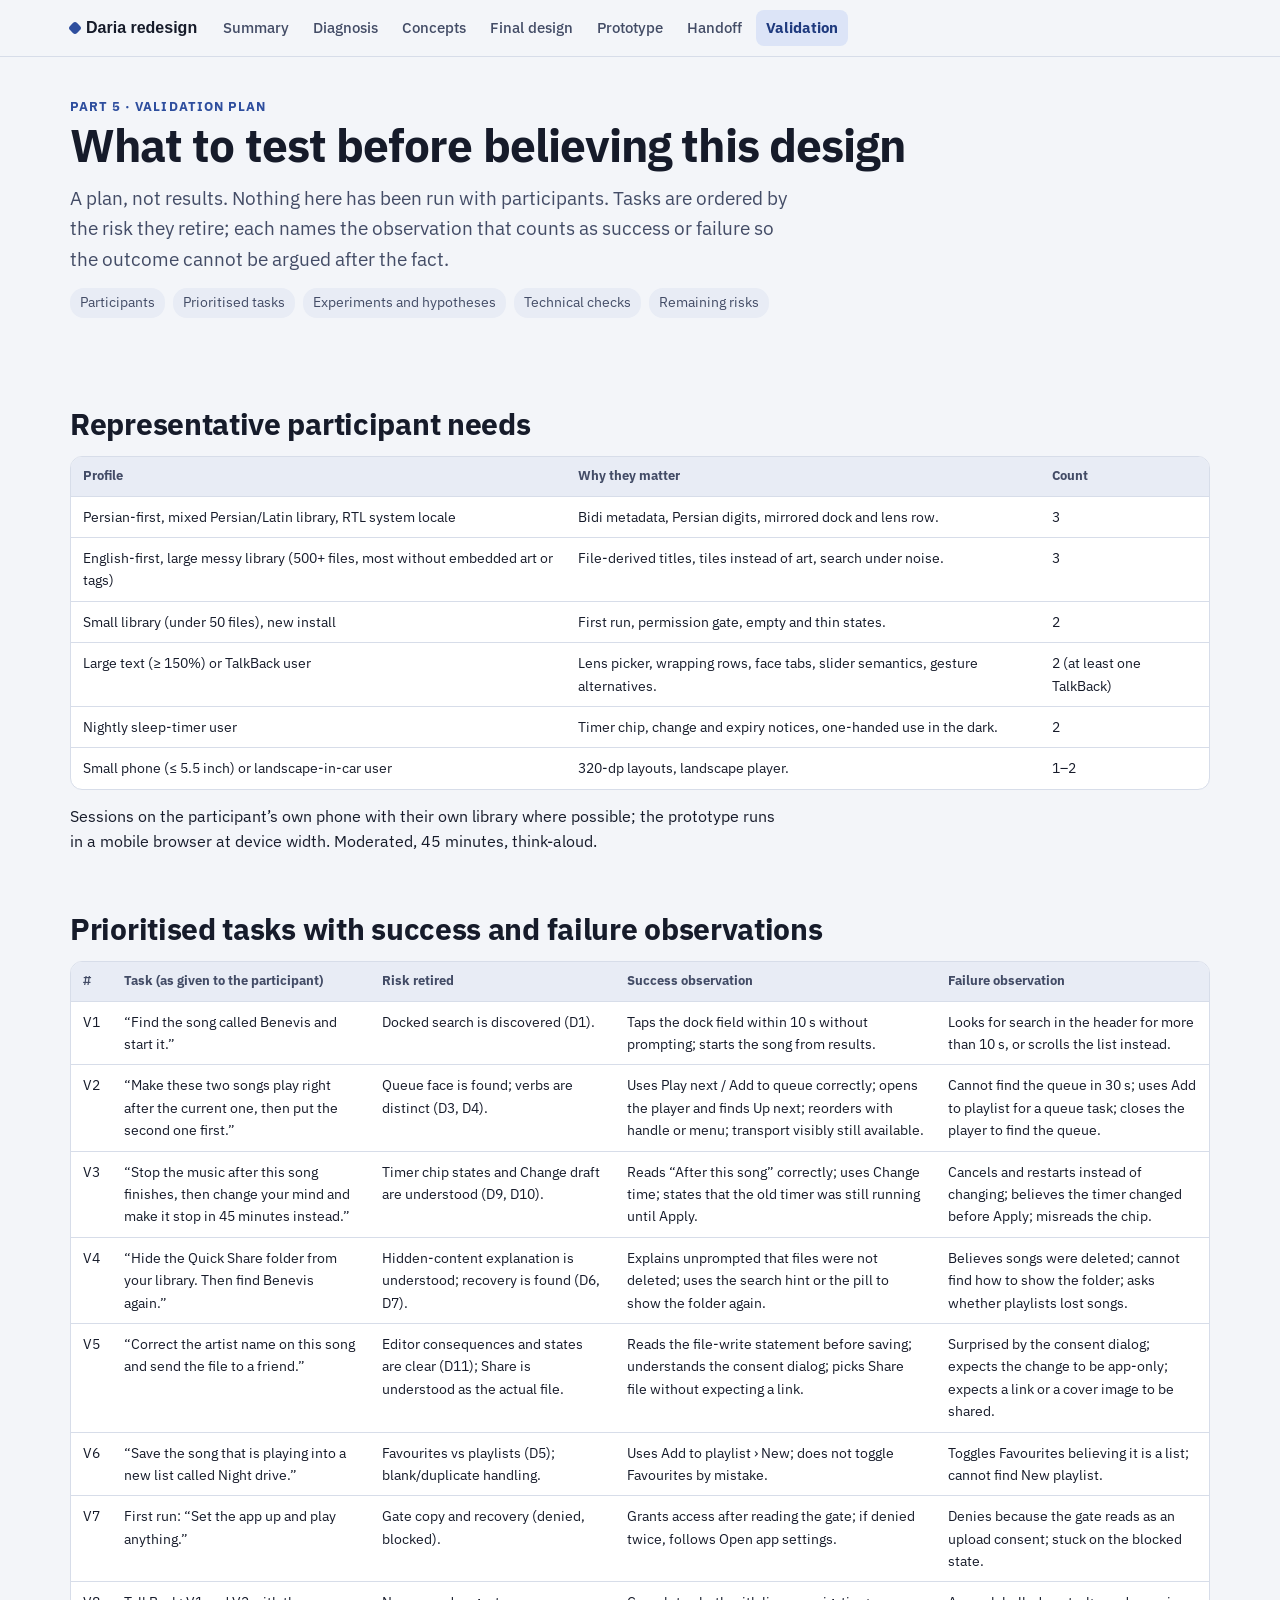
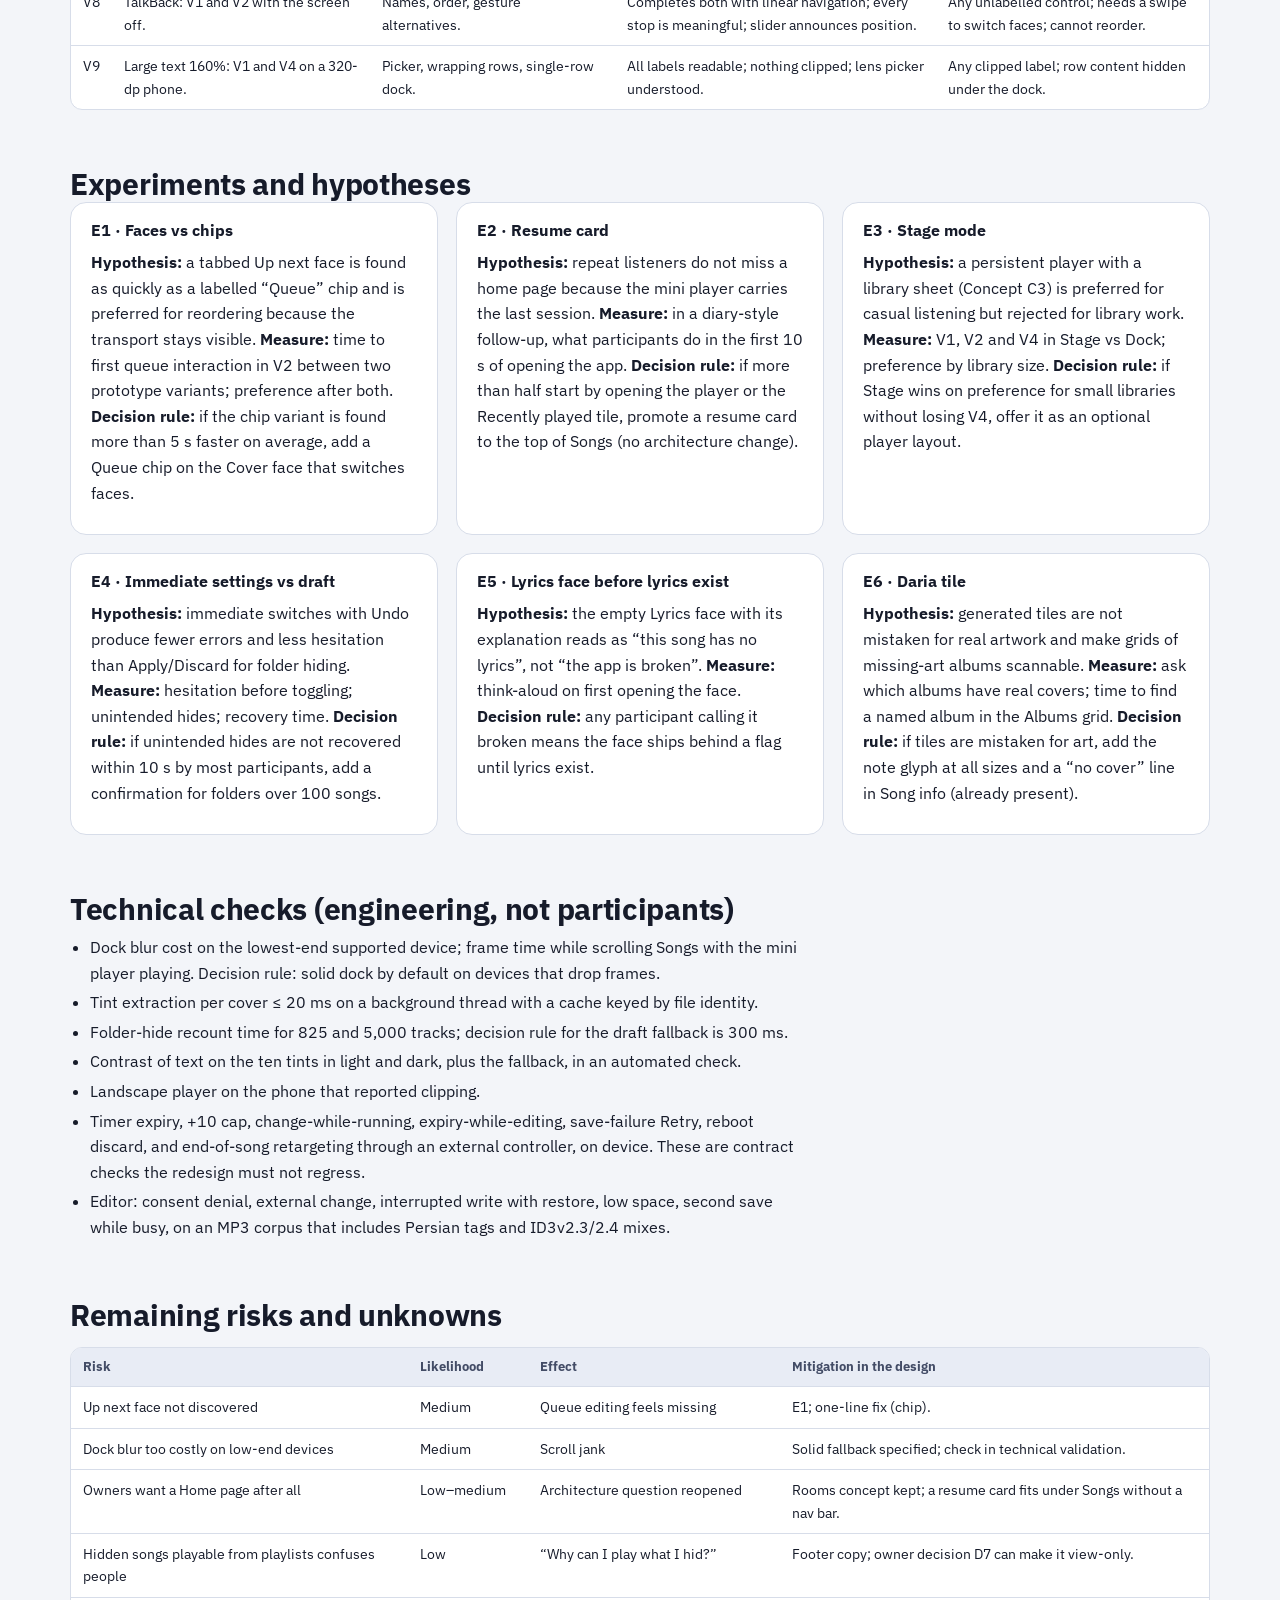
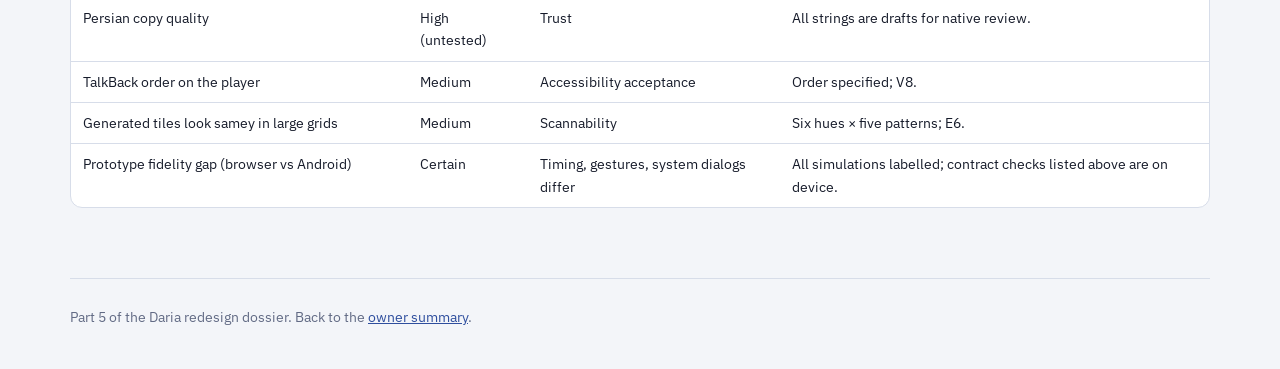
<file: daria-redesign/validation.html>
<!doctype html>
<html lang="en">
<head>
<meta charset="utf-8">
<meta name="viewport" content="width=device-width,initial-scale=1,viewport-fit=cover">
<title>Daria Validation Plan</title>
<link rel="preconnect" href="https://fonts.googleapis.com"><link rel="preconnect" href="https://fonts.gstatic.com" crossorigin>
<link rel="stylesheet" href="https://fonts.googleapis.com/css2?family=IBM+Plex+Mono:wght@400;600&family=IBM+Plex+Sans:wght@400;500;600;700&display=swap">
<link rel="stylesheet" href="assets/doc.css">
</head>
<body>
<nav class="topnav" id="topnav"></nav>
<main class="wrap">
<header class="hero">
  <div class="kicker">Part 5 · Validation plan</div>
  <h1>What to test before believing this design</h1>
  <p class="lede">A plan, not results. Nothing here has been run with participants. Tasks are ordered by the risk they retire; each names the observation that counts as success or failure so the outcome cannot be argued after the fact.</p>
  <div class="toc"><a href="#participants">Participants</a><a href="#tasks">Prioritised tasks</a><a href="#experiments">Experiments and hypotheses</a><a href="#technical">Technical checks</a><a href="#risks">Remaining risks</a></div>
</header>

<section id="participants">
<h2>Representative participant needs</h2>
<div class="tbl"><table>
<thead><tr><th>Profile</th><th>Why they matter</th><th>Count</th></tr></thead>
<tbody>
<tr><td>Persian-first, mixed Persian/Latin library, RTL system locale</td><td>Bidi metadata, Persian digits, mirrored dock and lens row.</td><td>3</td></tr>
<tr><td>English-first, large messy library (500+ files, most without embedded art or tags)</td><td>File-derived titles, tiles instead of art, search under noise.</td><td>3</td></tr>
<tr><td>Small library (under 50 files), new install</td><td>First run, permission gate, empty and thin states.</td><td>2</td></tr>
<tr><td>Large text (≥ 150%) or TalkBack user</td><td>Lens picker, wrapping rows, face tabs, slider semantics, gesture alternatives.</td><td>2 (at least one TalkBack)</td></tr>
<tr><td>Nightly sleep-timer user</td><td>Timer chip, change and expiry notices, one-handed use in the dark.</td><td>2</td></tr>
<tr><td>Small phone (≤ 5.5 inch) or landscape-in-car user</td><td>320-dp layouts, landscape player.</td><td>1–2</td></tr>
</tbody></table></div>
<p>Sessions on the participant’s own phone with their own library where possible; the prototype runs in a mobile browser at device width. Moderated, 45 minutes, think-aloud.</p>
</section>

<section id="tasks">
<h2>Prioritised tasks with success and failure observations</h2>
<div class="tbl"><table>
<thead><tr><th>#</th><th>Task (as given to the participant)</th><th>Risk retired</th><th>Success observation</th><th>Failure observation</th></tr></thead>
<tbody>
<tr><td>V1</td><td>“Find the song called Benevis and start it.”</td><td>Docked search is discovered (D1).</td><td>Taps the dock field within 10 s without prompting; starts the song from results.</td><td>Looks for search in the header for more than 10 s, or scrolls the list instead.</td></tr>
<tr><td>V2</td><td>“Make these two songs play right after the current one, then put the second one first.”</td><td>Queue face is found; verbs are distinct (D3, D4).</td><td>Uses Play next / Add to queue correctly; opens the player and finds Up next; reorders with handle or menu; transport visibly still available.</td><td>Cannot find the queue in 30 s; uses Add to playlist for a queue task; closes the player to find the queue.</td></tr>
<tr><td>V3</td><td>“Stop the music after this song finishes, then change your mind and make it stop in 45 minutes instead.”</td><td>Timer chip states and Change draft are understood (D9, D10).</td><td>Reads “After this song” correctly; uses Change time; states that the old timer was still running until Apply.</td><td>Cancels and restarts instead of changing; believes the timer changed before Apply; misreads the chip.</td></tr>
<tr><td>V4</td><td>“Hide the Quick Share folder from your library. Then find Benevis again.”</td><td>Hidden-content explanation is understood; recovery is found (D6, D7).</td><td>Explains unprompted that files were not deleted; uses the search hint or the pill to show the folder again.</td><td>Believes songs were deleted; cannot find how to show the folder; asks whether playlists lost songs.</td></tr>
<tr><td>V5</td><td>“Correct the artist name on this song and send the file to a friend.”</td><td>Editor consequences and states are clear (D11); Share is understood as the actual file.</td><td>Reads the file-write statement before saving; understands the consent dialog; picks Share file without expecting a link.</td><td>Surprised by the consent dialog; expects the change to be app-only; expects a link or a cover image to be shared.</td></tr>
<tr><td>V6</td><td>“Save the song that is playing into a new list called Night drive.”</td><td>Favourites vs playlists (D5); blank/duplicate handling.</td><td>Uses Add to playlist › New; does not toggle Favourites by mistake.</td><td>Toggles Favourites believing it is a list; cannot find New playlist.</td></tr>
<tr><td>V7</td><td>First run: “Set the app up and play anything.”</td><td>Gate copy and recovery (denied, blocked).</td><td>Grants access after reading the gate; if denied twice, follows Open app settings.</td><td>Denies because the gate reads as an upload consent; stuck on the blocked state.</td></tr>
<tr><td>V8</td><td>TalkBack: V1 and V2 with the screen off.</td><td>Names, order, gesture alternatives.</td><td>Completes both with linear navigation; every stop is meaningful; slider announces position.</td><td>Any unlabelled control; needs a swipe to switch faces; cannot reorder.</td></tr>
<tr><td>V9</td><td>Large text 160%: V1 and V4 on a 320-dp phone.</td><td>Picker, wrapping rows, single-row dock.</td><td>All labels readable; nothing clipped; lens picker understood.</td><td>Any clipped label; row content hidden under the dock.</td></tr>
</tbody></table></div>
</section>

<section id="experiments">
<h2>Experiments and hypotheses</h2>
<div class="cols">
<div class="panel"><h4>E1 · Faces vs chips</h4><p><b>Hypothesis:</b> a tabbed Up next face is found as quickly as a labelled “Queue” chip and is preferred for reordering because the transport stays visible. <b>Measure:</b> time to first queue interaction in V2 between two prototype variants; preference after both. <b>Decision rule:</b> if the chip variant is found more than 5 s faster on average, add a Queue chip on the Cover face that switches faces.</p></div>
<div class="panel"><h4>E2 · Resume card</h4><p><b>Hypothesis:</b> repeat listeners do not miss a home page because the mini player carries the last session. <b>Measure:</b> in a diary-style follow-up, what participants do in the first 10 s of opening the app. <b>Decision rule:</b> if more than half start by opening the player or the Recently played tile, promote a resume card to the top of Songs (no architecture change).</p></div>
<div class="panel"><h4>E3 · Stage mode</h4><p><b>Hypothesis:</b> a persistent player with a library sheet (Concept C3) is preferred for casual listening but rejected for library work. <b>Measure:</b> V1, V2 and V4 in Stage vs Dock; preference by library size. <b>Decision rule:</b> if Stage wins on preference for small libraries without losing V4, offer it as an optional player layout.</p></div>
<div class="panel"><h4>E4 · Immediate settings vs draft</h4><p><b>Hypothesis:</b> immediate switches with Undo produce fewer errors and less hesitation than Apply/Discard for folder hiding. <b>Measure:</b> hesitation before toggling; unintended hides; recovery time. <b>Decision rule:</b> if unintended hides are not recovered within 10 s by most participants, add a confirmation for folders over 100 songs.</p></div>
<div class="panel"><h4>E5 · Lyrics face before lyrics exist</h4><p><b>Hypothesis:</b> the empty Lyrics face with its explanation reads as “this song has no lyrics”, not “the app is broken”. <b>Measure:</b> think-aloud on first opening the face. <b>Decision rule:</b> any participant calling it broken means the face ships behind a flag until lyrics exist.</p></div>
<div class="panel"><h4>E6 · Daria tile</h4><p><b>Hypothesis:</b> generated tiles are not mistaken for real artwork and make grids of missing-art albums scannable. <b>Measure:</b> ask which albums have real covers; time to find a named album in the Albums grid. <b>Decision rule:</b> if tiles are mistaken for art, add the note glyph at all sizes and a “no cover” line in Song info (already present).</p></div>
</div>
</section>

<section id="technical">
<h2>Technical checks (engineering, not participants)</h2>
<ul class="tight">
<li>Dock blur cost on the lowest-end supported device; frame time while scrolling Songs with the mini player playing. Decision rule: solid dock by default on devices that drop frames.</li>
<li>Tint extraction per cover ≤ 20 ms on a background thread with a cache keyed by file identity.</li>
<li>Folder-hide recount time for 825 and 5,000 tracks; decision rule for the draft fallback is 300 ms.</li>
<li>Contrast of text on the ten tints in light and dark, plus the fallback, in an automated check.</li>
<li>Landscape player on the phone that reported clipping.</li>
<li>Timer expiry, +10 cap, change-while-running, expiry-while-editing, save-failure Retry, reboot discard, and end-of-song retargeting through an external controller, on device. These are contract checks the redesign must not regress.</li>
<li>Editor: consent denial, external change, interrupted write with restore, low space, second save while busy, on an MP3 corpus that includes Persian tags and ID3v2.3/2.4 mixes.</li>
</ul>
</section>

<section id="risks">
<h2>Remaining risks and unknowns</h2>
<div class="tbl"><table>
<thead><tr><th>Risk</th><th>Likelihood</th><th>Effect</th><th>Mitigation in the design</th></tr></thead>
<tbody>
<tr><td>Up next face not discovered</td><td>Medium</td><td>Queue editing feels missing</td><td>E1; one-line fix (chip).</td></tr>
<tr><td>Dock blur too costly on low-end devices</td><td>Medium</td><td>Scroll jank</td><td>Solid fallback specified; check in technical validation.</td></tr>
<tr><td>Owners want a Home page after all</td><td>Low–medium</td><td>Architecture question reopened</td><td>Rooms concept kept; a resume card fits under Songs without a nav bar.</td></tr>
<tr><td>Hidden songs playable from playlists confuses people</td><td>Low</td><td>“Why can I play what I hid?”</td><td>Footer copy; owner decision D7 can make it view-only.</td></tr>
<tr><td>Persian copy quality</td><td>High (untested)</td><td>Trust</td><td>All strings are drafts for native review.</td></tr>
<tr><td>TalkBack order on the player</td><td>Medium</td><td>Accessibility acceptance</td><td>Order specified; V8.</td></tr>
<tr><td>Generated tiles look samey in large grids</td><td>Medium</td><td>Scannability</td><td>Six hues × five patterns; E6.</td></tr>
<tr><td>Prototype fidelity gap (browser vs Android)</td><td>Certain</td><td>Timing, gestures, system dialogs differ</td><td>All simulations labelled; contract checks listed above are on device.</td></tr>
</tbody></table></div>
</section>
<footer class="site">Part 5 of the Daria redesign dossier. Back to the <a href="index.html">owner summary</a>.</footer>
</main>
<script src="assets/doc.js"></script>
</body>
</html>
</file>
<file: daria-redesign/assets/doc.css>
/* Documentation pages — Daria redesign dossier */
:root{
  --paper:#F3F5F9; --card:#FFFFFF; --ink:#161B2A; --ink2:#434C66; --ink3:#626B85; --rule:#D7DDE9; --wash:#E8ECF5;
  --lapis:#2E4E9E; --lapis-soft:#DCE4F7; --lapis-ink:#1F3A7E;
  --t-obs:#0E6B64; --t-obs-bg:#D9F0EC; --t-con:#3C3F9E; --t-con-bg:#E2E3F7; --t-own:#7B3F8C; --t-own-bg:#F1E2F4;
  --t-pro:#8A4B00; --t-pro-bg:#F8E9D2; --t-unk:#4E5870; --t-unk-bg:#E4E8F0; --t-sim:#9B2C3C; --t-sim-bg:#F7DDE1;
  --good:#1B6A43; --warn:#8A5300; --bad:#A3261E;
  color-scheme:light;
}
@media (prefers-color-scheme:dark){:root:not([data-theme="light"]){
  --paper:#0E121B; --card:#161B27; --ink:#E6EAF3; --ink2:#B7BFD3; --ink3:#939CB4; --rule:#2A3246; --wash:#1C2231;
  --lapis:#A3B8FF; --lapis-soft:#22305A; --lapis-ink:#C3D1FF;
  --t-obs:#7ED6CB; --t-obs-bg:#123430; --t-con:#B4B7FF; --t-con-bg:#24264D; --t-own:#E1A8EE; --t-own-bg:#3A2340;
  --t-pro:#F2C27A; --t-pro-bg:#3A2A12; --t-unk:#C0C8DA; --t-unk-bg:#262D3D; --t-sim:#FFB0BC; --t-sim-bg:#44202A;
  --good:#8FD6AE; --warn:#F3C679; --bad:#FFB4AB; color-scheme:dark;}}
:root[data-theme="dark"]{
  --paper:#0E121B; --card:#161B27; --ink:#E6EAF3; --ink2:#B7BFD3; --ink3:#939CB4; --rule:#2A3246; --wash:#1C2231;
  --lapis:#A3B8FF; --lapis-soft:#22305A; --lapis-ink:#C3D1FF;
  --t-obs:#7ED6CB; --t-obs-bg:#123430; --t-con:#B4B7FF; --t-con-bg:#24264D; --t-own:#E1A8EE; --t-own-bg:#3A2340;
  --t-pro:#F2C27A; --t-pro-bg:#3A2A12; --t-unk:#C0C8DA; --t-unk-bg:#262D3D; --t-sim:#FFB0BC; --t-sim-bg:#44202A;
  --good:#8FD6AE; --warn:#F3C679; --bad:#FFB4AB; color-scheme:dark;}

*{box-sizing:border-box}
html{scroll-padding-top:72px}
body{margin:0;background:var(--paper);color:var(--ink);font:16px/1.6 "IBM Plex Sans","Vazirmatn",system-ui,-apple-system,"Segoe UI",sans-serif;-webkit-font-smoothing:antialiased}
.wrap{max-width:1180px;margin:0 auto;padding-inline:20px}
h1,h2,h3,h4{font-family:"Vazirmatn","IBM Plex Sans",system-ui,sans-serif;line-height:1.2;text-wrap:balance;margin:0}
h1{font-size:clamp(30px,4.4vw,46px);font-weight:800;letter-spacing:-.02em}
h2{font-size:clamp(23px,2.8vw,30px);font-weight:800;letter-spacing:-.01em;margin-top:56px}
h3{font-size:19px;font-weight:700;margin-top:30px}
h4{font-size:16px;font-weight:700;margin-top:18px}
p,li{max-width:72ch}
p{margin:10px 0}
a{color:var(--lapis)}
a:focus-visible,button:focus-visible{outline:3px solid var(--lapis);outline-offset:2px;border-radius:4px}
code,.mono{font-family:"IBM Plex Mono",ui-monospace,Menlo,monospace;font-size:.88em}
small{color:var(--ink3)}

/* top nav */
.topnav{position:sticky;top:env(safe-area-inset-top,0px);z-index:50;background:color-mix(in srgb,var(--paper) 90%,transparent);backdrop-filter:blur(10px);-webkit-backdrop-filter:blur(10px);border-bottom:1px solid var(--rule)}
.topnav .wrap{display:flex;gap:4px;align-items:center;min-height:56px;overflow-x:auto;scrollbar-width:none}
.topnav .brand{font-family:"Vazirmatn",sans-serif;font-weight:800;margin-inline-end:12px;white-space:nowrap;color:var(--ink);text-decoration:none;display:flex;align-items:center;gap:6px}
.topnav .brand i{display:inline-block;width:10px;height:10px;border-radius:3px;background:var(--lapis);transform:rotate(45deg)}
.topnav a.l{white-space:nowrap;padding:6px 10px;border-radius:8px;text-decoration:none;color:var(--ink2);font-size:14.5px;font-weight:500}
.topnav a.l[aria-current="page"]{background:var(--lapis-soft);color:var(--lapis-ink);font-weight:700}

.hero{padding-block:40px 18px}
.hero .kicker{font-size:13px;font-weight:700;letter-spacing:.08em;text-transform:uppercase;color:var(--lapis)}
.hero p.lede{font-size:19px;color:var(--ink2);max-width:66ch}
.meta{display:flex;flex-wrap:wrap;gap:8px 18px;color:var(--ink3);font-size:14px;margin-top:10px}

/* evidence tags */
.tag{display:inline-flex;align-items:center;gap:4px;font:600 11.5px/1.5 "IBM Plex Sans",system-ui,sans-serif;letter-spacing:.02em;padding:1px 7px;border-radius:6px;white-space:nowrap;vertical-align:1px}
.tag.obs{color:var(--t-obs);background:var(--t-obs-bg)} .tag.con{color:var(--t-con);background:var(--t-con-bg)} .tag.own{color:var(--t-own);background:var(--t-own-bg)}
.tag.pro{color:var(--t-pro);background:var(--t-pro-bg)} .tag.unk{color:var(--t-unk);background:var(--t-unk-bg)} .tag.sim{color:var(--t-sim);background:var(--t-sim-bg)}
.tag.fut{color:var(--t-own);background:var(--t-own-bg)}
.ev{font-family:"IBM Plex Mono",monospace;font-size:12.5px;color:var(--ink3);white-space:nowrap}
.legend{display:flex;flex-wrap:wrap;gap:8px 14px;padding:12px 14px;border:1px solid var(--rule);border-radius:12px;background:var(--card);font-size:13.5px;color:var(--ink2)}

/* layout helpers */
.cols{display:grid;gap:18px;grid-template-columns:repeat(auto-fit,minmax(min(100%,300px),1fr))}
.cols.two{grid-template-columns:repeat(auto-fit,minmax(min(100%,420px),1fr))}
.panel{background:var(--card);border:1px solid var(--rule);border-radius:16px;padding:18px 20px}
.panel h3,.panel h4{margin-top:0}
.panel p:first-child{margin-top:0}
.callout{border-inline-start:4px solid var(--lapis);background:var(--card);padding:12px 16px;border-radius:0 12px 12px 0;margin:16px 0}
.callout.warn{border-color:var(--warn)}
.callout.bad{border-color:var(--bad)}
ul.tight{padding-inline-start:20px;margin:8px 0} ul.tight li{margin:4px 0}

/* tables */
.tbl{overflow-x:auto;border:1px solid var(--rule);border-radius:12px;background:var(--card);margin:14px 0}
table{border-collapse:collapse;width:100%;font-size:14px}
th,td{padding:9px 12px;text-align:start;vertical-align:top;border-bottom:1px solid var(--rule)}
th{background:var(--wash);font-weight:700;font-size:13px;color:var(--ink2);position:sticky;top:0}
tr:last-child td{border-bottom:0}
td.num,th.num{text-align:end;font-variant-numeric:tabular-nums}
td .tag{margin:1px 0}
.score{display:inline-block;min-width:22px;text-align:center;font-weight:700;border-radius:6px;padding:0 4px;font-variant-numeric:tabular-nums}
.s5{background:var(--t-obs-bg);color:var(--t-obs)} .s4{background:color-mix(in srgb,var(--t-obs-bg) 55%,var(--card));color:var(--t-obs)} .s3{background:var(--t-unk-bg);color:var(--t-unk)} .s2{background:var(--t-pro-bg);color:var(--t-pro)} .s1{background:var(--t-sim-bg);color:var(--t-sim)}
tr.win td{background:color-mix(in srgb,var(--lapis-soft) 45%,var(--card))}

/* phone galleries */
.gallery{display:flex;gap:26px;overflow-x:auto;padding:18px 6px 22px;scroll-snap-type:x proximity;align-items:flex-start}
.gallery::-webkit-scrollbar{height:8px}.gallery::-webkit-scrollbar-thumb{background:var(--rule);border-radius:4px}
.shot{flex:none;scroll-snap-align:start;display:flex;flex-direction:column;gap:10px;align-items:flex-start}
.shot .fr{position:relative;flex:none;margin:9px}
.shot .fr>.phone{position:absolute;top:0;left:0;transform-origin:0 0}
.shot figcaption{max-width:280px;font-size:13.5px;color:var(--ink2);line-height:1.45}
.shot figcaption b{display:block;color:var(--ink);font-size:14px}
.shot figcaption .ev{display:block;margin-top:2px}

/* concept identity bands */
.concept{border-top:6px solid var(--c);padding-top:10px;margin-top:56px}
.concept .cname{display:flex;align-items:baseline;gap:12px;flex-wrap:wrap}
.concept .cname h2{margin:0}
.concept .cname .pr{font-size:15px;color:var(--ink2)}
.ia{background:var(--card);border:1px solid var(--rule);border-radius:16px;padding:16px;overflow-x:auto}
.ia svg{display:block;min-width:620px;width:100%;height:auto}
.ia svg text{fill:var(--ink);font:13px "IBM Plex Sans",system-ui,sans-serif}
.ia svg .sub{fill:var(--ink3);font-size:11.5px}
.ia svg .box{fill:var(--card);stroke:var(--ink3);stroke-width:1.2}
.ia svg .hub{fill:var(--lapis-soft);stroke:var(--lapis);stroke-width:1.5}
.ia svg .fut{fill:var(--t-own-bg);stroke:var(--t-own);stroke-dasharray:4 3}
.ia svg .ln{stroke:var(--ink3);stroke-width:1.2;fill:none}
.ia svg .lnd{stroke:var(--ink3);stroke-width:1.2;fill:none;stroke-dasharray:4 4}

/* walkthrough */
.walk{counter-reset:s;list-style:none;padding:0;margin:8px 0}
.walk li{counter-increment:s;position:relative;padding-inline-start:30px;margin:6px 0}
.walk li:before{content:counter(s);position:absolute;inset-inline-start:0;top:2px;width:21px;height:21px;border-radius:50%;background:var(--wash);color:var(--ink2);font-size:12px;font-weight:700;display:grid;place-items:center}
.pc{display:grid;grid-template-columns:repeat(auto-fit,minmax(min(100%,260px),1fr));gap:14px}
.pc>div{background:var(--card);border:1px solid var(--rule);border-radius:14px;padding:12px 16px}
.pc h4{margin-top:0;font-size:14px;letter-spacing:.04em;text-transform:uppercase;color:var(--ink3)}

footer.site{margin-top:70px;padding-block:28px 40px;border-top:1px solid var(--rule);color:var(--ink3);font-size:13.5px}
.toc{display:flex;flex-wrap:wrap;gap:6px 8px;margin:14px 0}
.toc a{font-size:13.5px;text-decoration:none;padding:4px 10px;border-radius:14px;background:var(--wash);color:var(--ink2)}
details{background:var(--card);border:1px solid var(--rule);border-radius:12px;padding:10px 14px;margin:10px 0}
details summary{cursor:pointer;font-weight:700}
.kbd{font-family:"IBM Plex Mono",monospace;font-size:12px;border:1px solid var(--rule);border-radius:4px;padding:0 4px;background:var(--wash)}
@media (max-width:640px){ body{font-size:15.5px} .hero{padding-block:26px 10px} }
@media print{.topnav{position:static}}
</file>
<file: daria-redesign/assets/kit.css>
/* Daria redesign — mockup and prototype kit.
   Proposal tokens for the product UI. These are design proposals, not the shipped app's values. */

@font-face{font-family:"Vazirmatn";font-weight:400;font-display:swap;src:url(fonts/vazirmatn-arabic-400-normal.woff2) format("woff2");unicode-range:U+0600-06FF,U+0750-077F,U+0870-088E,U+0890-0891,U+0898-08E1,U+08E3-08FF,U+200C-200E,U+2010-2011,U+204F,U+2E41,U+FB50-FDFF,U+FE70-FE74,U+FE76-FEFC}
@font-face{font-family:"Vazirmatn";font-weight:500;font-display:swap;src:url(fonts/vazirmatn-arabic-500-normal.woff2) format("woff2");unicode-range:U+0600-06FF,U+0750-077F,U+0870-088E,U+0890-0891,U+0898-08E1,U+08E3-08FF,U+200C-200E,U+2010-2011,U+204F,U+2E41,U+FB50-FDFF,U+FE70-FE74,U+FE76-FEFC}
@font-face{font-family:"Vazirmatn";font-weight:700;font-display:swap;src:url(fonts/vazirmatn-arabic-700-normal.woff2) format("woff2");unicode-range:U+0600-06FF,U+0750-077F,U+0870-088E,U+0890-0891,U+0898-08E1,U+08E3-08FF,U+200C-200E,U+2010-2011,U+204F,U+2E41,U+FB50-FDFF,U+FE70-FE74,U+FE76-FEFC}
@font-face{font-family:"Vazirmatn";font-weight:800;font-display:swap;src:url(fonts/vazirmatn-arabic-800-normal.woff2) format("woff2");unicode-range:U+0600-06FF,U+0750-077F,U+0870-088E,U+0890-0891,U+0898-08E1,U+08E3-08FF,U+200C-200E,U+2010-2011,U+204F,U+2E41,U+FB50-FDFF,U+FE70-FE74,U+FE76-FEFC}
@font-face{font-family:"Vazirmatn";font-weight:400;font-display:swap;src:url(fonts/vazirmatn-latin-400-normal.woff2) format("woff2");unicode-range:U+0000-00FF,U+0131,U+0152-0153,U+02BB-02BC,U+02C6,U+02DA,U+02DC,U+0304,U+0308,U+0329,U+2000-206F,U+20AC,U+2122,U+2191,U+2193,U+2212,U+2215,U+FEFF,U+FFFD}
@font-face{font-family:"Vazirmatn";font-weight:500;font-display:swap;src:url(fonts/vazirmatn-latin-500-normal.woff2) format("woff2");unicode-range:U+0000-00FF,U+0131,U+0152-0153,U+02BB-02BC,U+02C6,U+02DA,U+02DC,U+0304,U+0308,U+0329,U+2000-206F,U+20AC,U+2122,U+2191,U+2193,U+2212,U+2215,U+FEFF,U+FFFD}
@font-face{font-family:"Vazirmatn";font-weight:700;font-display:swap;src:url(fonts/vazirmatn-latin-700-normal.woff2) format("woff2");unicode-range:U+0000-00FF,U+0131,U+0152-0153,U+02BB-02BC,U+02C6,U+02DA,U+02DC,U+0304,U+0308,U+0329,U+2000-206F,U+20AC,U+2122,U+2191,U+2193,U+2212,U+2215,U+FEFF,U+FFFD}
@font-face{font-family:"Vazirmatn";font-weight:800;font-display:swap;src:url(fonts/vazirmatn-latin-800-normal.woff2) format("woff2");unicode-range:U+0000-00FF,U+0131,U+0152-0153,U+02BB-02BC,U+02C6,U+02DA,U+02DC,U+0304,U+0308,U+0329,U+2000-206F,U+20AC,U+2122,U+2191,U+2193,U+2212,U+2215,U+FEFF,U+FFFD}

.phone{
  /* light product tokens */
  --bg:#F6F7FB; --surface:#FFFFFF; --s2:#ECEFF7; --s3:#E0E5F1; --scrim:rgba(12,17,32,.42);
  --ink:#141A2B; --ink2:#46506B; --ink3:#5F6983; --line:#D9DEEA;
  --accent:#2E4E9E; --on-accent:#FFFFFF; --accent-soft:#DCE4F7; --accent-ink:#1F3A7E;
  --danger:#B3261E; --danger-soft:#FBE3E0; --warn:#7F4E00; --warn-soft:#FAEBCF; --ok:#1B6A43; --ok-soft:#DDF2E6;
  --dock:rgba(255,255,255,.86); --dock-solid:#FFFFFF; --shadow:0 1px 2px rgba(20,26,43,.08),0 6px 24px rgba(20,26,43,.10);
  --tint:#6B4A2F; --tint-soft:#F3E8DF; --tint-ink:#3B2718;
  --fs:1; --pw:390px; --ph:844px;
  position:relative; width:var(--pw); height:var(--ph); flex:none;
  border-radius:34px; overflow:hidden; background:var(--bg); color:var(--ink);
  font-family:"Vazirmatn",system-ui,"Segoe UI",Roboto,"Noto Sans Arabic",sans-serif;
  font-size:calc(15px*var(--fs)); line-height:1.4; -webkit-font-smoothing:antialiased;
  box-shadow:0 0 0 8px #10131c, 0 0 0 9px #2a2f3d, 0 18px 50px rgba(0,0,0,.25);
  display:flex; flex-direction:column; text-align:start; isolation:isolate;
}
.phone[data-theme="dark"]{
  --bg:#0C1019; --surface:#141A27; --s2:#1C2334; --s3:#262F45; --scrim:rgba(0,0,0,.58);
  --ink:#E9EDF7; --ink2:#B6BED3; --ink3:#949DB5; --line:#283149;
  --accent:#A3B8FF; --on-accent:#0D1A42; --accent-soft:#23305A; --accent-ink:#C3D1FF;
  --danger:#FFB4AB; --danger-soft:#4A1C19; --warn:#F3C679; --warn-soft:#3A2B10; --ok:#93D8B1; --ok-soft:#133526;
  --dock:rgba(20,26,39,.84); --dock-solid:#141A27; --shadow:0 1px 2px rgba(0,0,0,.4),0 8px 28px rgba(0,0,0,.45);
  --tint:#E7C3A4; --tint-soft:#2B2019; --tint-ink:#F6E3D3;
  color-scheme:dark;
}
.phone *{box-sizing:border-box}
.phone button{font:inherit;color:inherit;background:none;border:0;padding:0;cursor:pointer;text-align:inherit}
.phone button:focus-visible,.phone input:focus-visible,.phone [tabindex]:focus-visible{outline:3px solid var(--accent);outline-offset:2px;border-radius:10px}
.phone input{font:inherit;color:inherit}
.phone svg.i{width:calc(24px*min(var(--fs),1.3));height:calc(24px*min(var(--fs),1.3));flex:none;stroke:currentColor;fill:none;stroke-width:2;stroke-linecap:round;stroke-linejoin:round}
.phone svg.i.s{width:18px;height:18px}
.phone svg.i.xs{width:14px;height:14px}
.phone svg.i.l{width:30px;height:30px}
.phone svg.i.fill{fill:currentColor}
.phone[dir="rtl"] .flip{transform:scaleX(-1)}
.bdi{unicode-bidi:plaintext}

/* status + gesture bars */
.sb{height:34px;display:flex;align-items:center;justify-content:space-between;padding:0 22px;font-size:13px;font-weight:600;flex:none;direction:ltr;color:var(--ink)}
.sb .r{display:flex;gap:6px;align-items:center}
.sb .bat{width:22px;height:11px;border:1.6px solid currentColor;border-radius:3px;position:relative}
.sb .bat:after{content:"";position:absolute;inset:1.5px 3px 1.5px 1.5px;background:currentColor;border-radius:1px}
.gb{height:20px;flex:none;display:grid;place-items:center;background:inherit}
.gb:before{content:"";width:120px;height:4px;border-radius:4px;background:var(--ink);opacity:.55}
.screen{flex:1;min-height:0;position:relative;display:flex;flex-direction:column;overflow:hidden}
.scroll{flex:1;min-height:0;overflow-y:auto;overflow-x:hidden;scrollbar-width:none}
.scroll::-webkit-scrollbar{display:none}

/* app bar */
.ab{display:flex;align-items:center;gap:4px;padding:6px 8px 6px 16px;min-height:56px;flex:none}
.ab .t{flex:1;min-width:0;font-weight:700;font-size:calc(20px*min(var(--fs),1.3));line-height:1.25;overflow-wrap:anywhere}
.ab .t small{display:block;font-weight:500;font-size:calc(12.5px*var(--fs));color:var(--ink3)}
.ib{width:48px;height:48px;border-radius:24px;display:grid;place-items:center;flex:none;color:var(--ink2)}
.ib:hover{background:var(--s2)}
.ib.on{color:var(--accent)}
.wm{display:flex;align-items:center;gap:2px;font-weight:800;font-size:calc(21px*min(var(--fs),1.2));letter-spacing:-.01em;color:var(--ink);flex:1;min-width:0;direction:ltr;justify-content:flex-start}
.phone[dir="rtl"] .wm{justify-content:flex-end}
.wm .d{display:inline-grid;place-items:center;color:var(--accent)}
.wm span.n{white-space:nowrap}

/* lens row */
.lens{display:flex;justify-content:space-between;gap:4px;padding:2px 10px 8px;overflow-x:auto;scrollbar-width:none;flex:none}
.phone[dir="rtl"] .lens{--fade-dir:left}
.lens::-webkit-scrollbar{display:none}
.lens button{flex:none;height:calc(38px*max(1,var(--fs)*.9));padding:0 9px;border-radius:19px;font-weight:600;font-size:calc(14px*var(--fs));color:var(--ink2);white-space:nowrap}
.lens button[aria-selected="true"]{background:var(--ink);color:var(--bg)}
.lens-pick{display:flex;align-items:center;gap:8px;padding:0 16px 8px;flex:none}
.lens-pick button{display:flex;align-items:center;gap:6px;min-height:44px;padding:0 14px;border-radius:22px;background:var(--s2);font-weight:700;font-size:calc(16px*var(--fs))}

.meta-row{display:flex;align-items:center;gap:6px;padding:4px 8px 4px 16px;flex:none;min-height:44px;flex-wrap:wrap}
.phone.big .meta-row{flex-direction:column;align-items:flex-start;gap:8px;padding-bottom:8px}
.phone.big .meta-row .c{width:100%}
.meta-row .c{flex:1;min-width:0;color:var(--ink3);font-size:calc(13px*var(--fs));font-variant-numeric:tabular-nums}
.pill{display:inline-flex;align-items:center;gap:6px;min-height:32px;padding:0 12px;border-radius:16px;background:var(--s2);font-size:calc(13px*var(--fs));font-weight:600;color:var(--ink2);white-space:nowrap}
.pill.warn{background:var(--warn-soft);color:var(--warn)}
.pill.acc{background:var(--accent-soft);color:var(--accent-ink)}

/* rows */
.row{display:flex;align-items:center;gap:12px;padding:6px 4px 6px 16px;min-height:calc(64px*var(--fs));width:100%}
.row:hover{background:color-mix(in srgb,var(--s2) 60%,transparent)}
.row .tx{flex:1;min-width:0;display:flex;flex-direction:column;gap:1px}
.row .t1{font-weight:600;font-size:calc(15.5px*var(--fs));line-height:1.3;white-space:nowrap;overflow:hidden;text-overflow:ellipsis;unicode-bidi:plaintext;text-align:start}
.row .t2{font-size:calc(13px*var(--fs));color:var(--ink3);line-height:1.3;white-space:nowrap;overflow:hidden;text-overflow:ellipsis;unicode-bidi:plaintext;text-align:start}
.phone.wrap .row .t1,.phone.wrap .row .t2{white-space:normal;overflow-wrap:anywhere}
.row .du{font-size:calc(13px*var(--fs));color:var(--ink3);font-variant-numeric:tabular-nums;flex:none}
.row.cur .t1{color:var(--accent)}
.row.dim{opacity:.55}
.row .badge{display:inline-flex;align-items:center;gap:4px;font-size:calc(11.5px*var(--fs));font-weight:600;color:var(--warn);background:var(--warn-soft);border-radius:8px;padding:1px 6px;width:max-content;max-width:100%}
.row .badge.n{color:var(--ink2);background:var(--s2)}
.row .badge.e{color:var(--danger);background:var(--danger-soft)}
.row .chk{width:24px;height:24px;border-radius:7px;border:2px solid var(--ink3);display:grid;place-items:center;flex:none}
.row .chk.on{background:var(--accent);border-color:var(--accent);color:var(--on-accent)}
.sec-h{padding:16px 16px 6px;font-size:calc(12.5px*var(--fs));font-weight:700;letter-spacing:.04em;text-transform:uppercase;color:var(--ink3);display:flex;align-items:center;gap:8px}
.phone[dir="rtl"] .sec-h{letter-spacing:0}
.sec-h .sp{flex:1}
.sec-h button{letter-spacing:0;text-transform:none;color:var(--accent);font-weight:700;min-height:36px}

/* covers */
.cv{display:block;position:relative;flex:none;width:calc(48px*min(var(--fs),1.25));height:calc(48px*min(var(--fs),1.25));border-radius:8px;background-size:cover;background-position:center;overflow:hidden}
.cv.round{border-radius:50%}
.cv.m{width:56px;height:56px;border-radius:10px}
.cv.l{width:100%;height:auto;aspect-ratio:1;border-radius:18px}
.cv.xl{width:120px;height:120px;border-radius:14px}
.cv .eq{position:absolute;inset:0;display:grid;place-items:center;background:rgba(10,14,28,.45);color:#fff}
.eqb{display:flex;gap:2px;align-items:flex-end;height:16px}
.eqb i{width:3px;background:#fff;border-radius:2px;height:40%}
.eqb.on i{animation:eq 900ms ease-in-out infinite alternate}
.eqb.on i:nth-child(2){animation-delay:-300ms}.eqb.on i:nth-child(3){animation-delay:-600ms}
@keyframes eq{from{height:25%}to{height:100%}}
@media (prefers-reduced-motion:reduce){.eqb.on i{animation:none;height:70%}}
.phone.rm .eqb.on i{animation:none;height:70%}

/* grid cards */
.grid2{display:grid;grid-template-columns:1fr 1fr;gap:14px 12px;padding:4px 16px 16px}
.phone.big .grid2{grid-template-columns:1fr}
.card .cv{width:100%;height:auto;aspect-ratio:1;border-radius:12px}
.card .t1{font-weight:600;margin-top:6px;font-size:calc(14.5px*var(--fs));line-height:1.3;unicode-bidi:plaintext;overflow-wrap:anywhere;display:-webkit-box;-webkit-line-clamp:2;-webkit-box-orient:vertical;overflow:hidden}
.card .t2{font-size:calc(12.5px*var(--fs));color:var(--ink3);unicode-bidi:plaintext;white-space:nowrap;overflow:hidden;text-overflow:ellipsis}

/* smart tiles */
.smart{display:grid;grid-template-columns:1fr 1fr;gap:8px;padding:4px 16px 8px}
.phone.big .smart{grid-template-columns:1fr}
.smart button{display:flex;align-items:center;gap:10px;min-height:56px;padding:8px 12px;border-radius:14px;background:var(--surface);border:1px solid var(--line);text-align:start}
.smart .ic{width:34px;height:34px;border-radius:10px;display:grid;place-items:center;background:var(--accent-soft);color:var(--accent-ink);flex:none}
.smart b{display:block;font-size:calc(14px*var(--fs));line-height:1.2}
.smart small{color:var(--ink3);font-size:calc(12px*var(--fs))}

/* buttons */
.btn{display:inline-flex;align-items:center;justify-content:center;gap:8px;min-height:calc(44px*max(1,var(--fs)*.9));padding:0 18px;border-radius:24px;font-weight:700;font-size:calc(14.5px*var(--fs));white-space:nowrap}
.btn.f{background:var(--accent);color:var(--on-accent)}
.btn.t{background:var(--accent-soft);color:var(--accent-ink)}
.btn.o{border:1.5px solid var(--line);color:var(--ink)}
.btn.x{color:var(--accent);padding:0 12px}
.btn.d{color:var(--danger)}
.btn.df{background:var(--danger);color:#fff}
.btn[disabled],.btn.dis{opacity:.42;pointer-events:none}
.btns{display:flex;gap:8px;flex-wrap:wrap;align-items:center}
.btns.end{justify-content:flex-end}

/* collection header */
.coll{display:flex;gap:14px;padding:4px 16px 10px;align-items:flex-end}
.coll .tx{flex:1;min-width:0}
.coll h2{margin:0;font-size:calc(22px*var(--fs));line-height:1.2;unicode-bidi:plaintext;overflow-wrap:anywhere}
.coll p{margin:4px 0 0;color:var(--ink3);font-size:calc(13px*var(--fs))}
.phone.big .coll{flex-direction:column;align-items:flex-start}

/* dock */
.dock{position:absolute;inset-inline:0;bottom:0;z-index:5;padding:8px 10px 0;background:var(--dock);backdrop-filter:blur(18px) saturate(1.3);-webkit-backdrop-filter:blur(18px) saturate(1.3);border-top:1px solid var(--line);display:flex;flex-direction:column;gap:8px}
.phone.solid .dock{background:var(--dock-solid);backdrop-filter:none;-webkit-backdrop-filter:none}
.mini{display:flex;align-items:center;gap:10px;padding:6px 4px 6px 6px;border-radius:16px;background:var(--surface);box-shadow:var(--shadow);position:relative;overflow:hidden;min-height:64px}
.mini .open{position:absolute;inset:0;z-index:0}
.mini>*:not(.open){position:relative;z-index:1}
.mini .tx{flex:1;min-width:0;pointer-events:none}
.mini .t1{font-weight:700;font-size:calc(14.5px*var(--fs));white-space:nowrap;overflow:hidden;text-overflow:ellipsis;unicode-bidi:plaintext;text-align:start}
.mini .t2{font-size:calc(12.5px*var(--fs));color:var(--ink3);white-space:nowrap;overflow:hidden;text-overflow:ellipsis;unicode-bidi:plaintext;text-align:start;display:flex;gap:6px;align-items:center}
.mini .t2 .tm{flex:none;display:inline-flex;align-items:center;gap:3px;color:var(--accent-ink);font-weight:700}
.mini .pp{width:46px;height:46px;border-radius:23px;background:var(--accent);color:var(--on-accent);display:grid;place-items:center;flex:none}
.mini .prog{position:absolute;left:12px;right:12px;bottom:0;height:3px;border-radius:2px;background:var(--s3);z-index:1;direction:ltr}
.mini .prog i{display:block;height:100%;background:var(--accent);border-radius:2px}
.mini.err .t2{color:var(--danger)}
.find{display:flex;align-items:center;gap:10px;height:calc(48px*max(1,var(--fs)*.85));padding:0 16px;border-radius:24px;background:var(--s2);color:var(--ink3);font-size:calc(14.5px*var(--fs));width:100%}
.find input:focus-visible{outline:none}
.find input{flex:1;min-width:0;border:0;background:none;outline:none;color:var(--ink);font-size:inherit}
.find.act{background:var(--surface);box-shadow:0 0 0 2px var(--accent)}
.dock-row{display:flex;gap:8px;align-items:center}
.dock-row .find{flex:1}

/* now playing */
.np{position:absolute;inset:0;z-index:20;display:flex;flex-direction:column;color:var(--ink);background:linear-gradient(180deg,color-mix(in srgb,var(--tint) 30%,var(--bg)) 0%,color-mix(in srgb,var(--tint) 10%,var(--bg)) 55%,var(--bg) 100%)}
.np .ab .t{text-align:center;font-size:calc(13px*var(--fs));font-weight:500;color:var(--ink2)}
.np .ab .t b{display:block;font-size:calc(14.5px*var(--fs));color:var(--ink);font-weight:700;unicode-bidi:plaintext;white-space:nowrap;overflow:hidden;text-overflow:ellipsis}
.faces{display:flex;gap:4px;margin:0 16px;padding:4px;border-radius:22px;background:color-mix(in srgb,var(--surface) 70%,transparent);flex:none}
.faces button{flex:1;min-height:36px;border-radius:18px;font-weight:600;font-size:calc(13.5px*var(--fs));color:var(--ink2);display:flex;align-items:center;justify-content:center;gap:6px;white-space:nowrap}
.faces button[aria-selected="true"]{background:var(--surface);color:var(--ink);box-shadow:var(--shadow)}
.phone.big .faces button .fl{display:none}
.phone.big .faces button{min-height:44px}
.faces button .ct{font-size:calc(11.5px*var(--fs));color:var(--ink3);font-weight:600}
.np-face{flex:1;min-height:0;display:flex;flex-direction:column;padding:12px 24px 0}
.np-art{flex:1;min-height:0;display:grid;place-items:center}
.np-art .cv{width:min(100%,340px);height:auto;aspect-ratio:1;border-radius:22px;box-shadow:0 18px 40px rgba(20,12,4,.28);max-height:100%}
.np-title{display:flex;align-items:center;gap:8px;padding:8px 24px 0;flex:none}
.np-title .tx{flex:1;min-width:0}
.np-title h3{margin:0;font-size:calc(23px*min(var(--fs),1.35));line-height:1.2;unicode-bidi:plaintext;text-align:start;overflow-wrap:anywhere}
.np-title p{margin:2px 0 0;color:var(--ink2);font-size:calc(15px*var(--fs));unicode-bidi:plaintext;text-align:start;overflow-wrap:anywhere}
.np-title .fav.on{color:var(--danger)}
.tl{padding:6px 24px 0;flex:none;direction:ltr}
.wave{display:flex;gap:2px;align-items:center;height:40px;position:relative;cursor:pointer}
.wave i{flex:1;border-radius:2px;background:color-mix(in srgb,var(--ink) 22%,transparent)}
.wave i.p{background:var(--tint)}
.phone[data-theme="dark"] .wave i.p{background:var(--tint)}
.wave .knob{position:absolute;top:50%;width:14px;height:14px;border-radius:7px;background:var(--tint);transform:translate(-50%,-50%);box-shadow:0 0 0 3px var(--bg)}
.tl .times{display:flex;justify-content:space-between;font-size:calc(12.5px*var(--fs));color:var(--ink2);font-variant-numeric:tabular-nums;margin-top:2px}
.tl.unk .wave i{background:repeating-linear-gradient(90deg,var(--s3) 0 6px,transparent 6px 10px)}
.transport{display:flex;align-items:center;justify-content:space-between;padding:8px 20px;flex:none;direction:ltr}
.transport .ib{color:var(--ink)}
.transport .ib.on{color:var(--tint);background:color-mix(in srgb,var(--tint) 16%,transparent)}
.phone.big .transport{padding:8px 6px}
.transport .big{width:76px;height:76px;border-radius:38px;background:var(--tint);color:var(--bg);display:grid;place-items:center}
.phone[data-theme="dark"] .transport .big{color:#1a120c}
.np-actions{display:flex;gap:8px;padding:6px 16px 10px;flex:none;align-items:center}
.np-actions .act{flex:1;min-height:52px;border-radius:16px;display:flex;flex-direction:column;align-items:center;justify-content:center;gap:2px;font-size:calc(12.5px*var(--fs));font-weight:600;color:var(--ink2);text-align:center;line-height:1.15;padding:4px}
.np-actions .act.on{background:color-mix(in srgb,var(--tint) 16%,transparent);color:var(--tint-ink)}
.phone[data-theme="dark"] .np-actions .act.on{color:var(--tint)}
.ring{position:relative;display:grid;place-items:center}
.notice{margin:0 16px 8px;padding:10px 12px;border-radius:14px;background:var(--surface);display:flex;gap:10px;align-items:center;font-size:calc(13.5px*var(--fs));box-shadow:var(--shadow)}
.notice .tx{flex:1;min-width:0}
.notice.warn{background:var(--warn-soft);color:var(--warn);box-shadow:none}
.notice.err{background:var(--danger-soft);color:var(--danger);box-shadow:none}
.notice.info{background:var(--accent-soft);color:var(--accent-ink);box-shadow:none}
.notice b{display:block}

/* queue face */
.qhead{display:flex;align-items:center;gap:10px;padding:6px 16px;flex:none}
.qhead .tx{flex:1;min-width:0}
.qhead .t1{font-weight:700;unicode-bidi:plaintext;white-space:nowrap;overflow:hidden;text-overflow:ellipsis}
.qhead .t2{font-size:calc(12.5px*var(--fs));color:var(--ink3)}
.qlist{flex:1;min-height:0;overflow-y:auto;scrollbar-width:none;background:color-mix(in srgb,var(--surface) 60%,transparent);border-radius:20px 20px 0 0;margin:0 8px}
.qlist .row{padding-inline-start:12px}
.drag{width:40px;height:48px;display:grid;place-items:center;color:var(--ink3);cursor:grab;flex:none}

/* lyrics */
.lyr{flex:1;min-height:0;overflow-y:auto;padding:8px 24px 24px;scrollbar-width:none;mask-image:linear-gradient(transparent,#000 8%,#000 88%,transparent)}
.lyr p{margin:0;padding:7px 0;font-size:calc(21px*var(--fs));font-weight:700;line-height:1.35;color:color-mix(in srgb,var(--ink) 40%,transparent);unicode-bidi:plaintext;text-align:start;cursor:pointer}
.lyr p.now{color:var(--ink)}
.lyr.plain p{font-size:calc(17px*var(--fs));font-weight:500;color:var(--ink);cursor:default}
.lyr .src{font-size:calc(12px*var(--fs));color:var(--ink3);font-weight:500;padding:4px 0 10px}

/* sheet, dialog, snackbar */
.scrim{position:absolute;inset:0;background:var(--scrim);z-index:40}
.sheet{position:absolute;inset-inline:0;bottom:0;z-index:41;background:var(--surface);border-radius:26px 26px 0 0;max-height:90%;display:flex;flex-direction:column;box-shadow:0 -8px 30px rgba(0,0,0,.18)}
.sheet .grab{width:36px;height:4px;border-radius:2px;background:var(--ink3);opacity:.5;margin:10px auto 4px;flex:none}
.sheet .sh{display:flex;gap:12px;align-items:center;padding:8px 16px 12px}
.sheet .sh .tx{flex:1;min-width:0}
.sheet .sh h4{margin:0;font-size:calc(19px*var(--fs));line-height:1.25;unicode-bidi:plaintext;text-align:start}
.sheet .sh p{margin:2px 0 0;color:var(--ink3);font-size:calc(13px*var(--fs));unicode-bidi:plaintext;text-align:start}
.sheet .body{overflow-y:auto;padding:0 0 12px;scrollbar-width:none}
.mi{display:flex;align-items:center;gap:16px;min-height:52px;padding:4px 20px;width:100%;font-size:calc(15.5px*var(--fs));text-align:start}
.mi:hover{background:var(--s2)}
.mi .tx{flex:1;min-width:0}
.mi small{display:block;color:var(--ink3);font-size:calc(12.5px*var(--fs))}
.mi.dis{opacity:.5}
.mgrp{font-size:calc(12px*var(--fs));font-weight:700;color:var(--ink3);padding:10px 20px 2px;letter-spacing:.04em;text-transform:uppercase}
.phone[dir="rtl"] .mgrp{letter-spacing:0}
.hr{height:1px;background:var(--line);margin:6px 16px}
.dialog{position:absolute;z-index:61;left:24px;right:24px;top:50%;transform:translateY(-50%);background:var(--surface);border-radius:26px;padding:22px 22px 14px;box-shadow:0 20px 60px rgba(0,0,0,.3)}
.dialog h4{margin:0 0 8px;font-size:calc(20px*var(--fs));line-height:1.25;unicode-bidi:plaintext}
.dialog p{margin:0 0 14px;color:var(--ink2);font-size:calc(14.5px*var(--fs))}
.dscrim{position:absolute;inset:0;background:var(--scrim);z-index:60}
.snack{position:absolute;z-index:70;left:12px;right:12px;bottom:var(--snack-b,150px);background:var(--ink);color:var(--bg);border-radius:12px;padding:10px 8px 10px 16px;display:flex;align-items:center;gap:8px;font-size:calc(14px*var(--fs));box-shadow:var(--shadow)}
.snack .tx{flex:1;min-width:0;unicode-bidi:plaintext;text-align:start}
.snack button{color:var(--accent-soft);font-weight:700;padding:8px 10px;border-radius:8px}
.phone[data-theme="dark"] .snack button{color:var(--accent)}

/* fields */
.fld{display:block;margin:0 16px 14px}
.fld label{display:block;font-size:calc(12.5px*var(--fs));font-weight:600;color:var(--ink2);margin-bottom:4px}
.fld .in{display:flex;align-items:center;min-height:52px;border:1.5px solid var(--line);border-radius:12px;padding:0 12px;background:var(--surface);font-size:calc(15.5px*var(--fs));gap:8px}
.fld .in input{flex:1;min-width:0;border:0;outline:0;background:none;unicode-bidi:plaintext}
.fld .in.foc{border-color:var(--accent);box-shadow:0 0 0 1px var(--accent)}
.fld .in.err{border-color:var(--danger)}
.fld .in.chg{border-color:var(--accent)}
.fld .hint{font-size:calc(12.5px*var(--fs));color:var(--ink3);margin-top:4px}
.fld .hint.err{color:var(--danger)}
.fld .hint.chg{color:var(--accent-ink)}
.seg{display:flex;border:1.5px solid var(--line);border-radius:22px;overflow:hidden;margin:0 16px}
.seg button{flex:1;min-height:44px;font-weight:600;font-size:calc(14px*var(--fs));display:flex;align-items:center;justify-content:center;gap:6px}
.seg button+button{border-inline-start:1.5px solid var(--line)}
.seg button[aria-pressed="true"]{background:var(--accent-soft);color:var(--accent-ink)}

/* settings */
.set{background:var(--surface);border-radius:18px;margin:0 12px 8px;overflow:hidden}
.set .it{display:flex;align-items:center;gap:14px;min-height:64px;padding:10px 16px;width:100%;text-align:start}
.set .it+.it{border-top:1px solid var(--line)}
.set .it .tx{flex:1;min-width:0}
.set .it b{display:block;font-weight:600;font-size:calc(15.5px*var(--fs))}
.set .it small{display:block;color:var(--ink3);font-size:calc(13px*var(--fs));unicode-bidi:plaintext;text-align:start}
.set .it .v{color:var(--accent-ink);font-weight:600;font-size:calc(13.5px*var(--fs));white-space:nowrap}
.set .it .cnt{font-variant-numeric:tabular-nums;color:var(--ink3);font-size:calc(13px*var(--fs));white-space:nowrap}
.sw{width:52px;height:32px;border-radius:16px;background:var(--s3);position:relative;flex:none;border:2px solid var(--ink3)}
.sw:after{content:"";position:absolute;top:4px;inset-inline-start:4px;width:20px;height:20px;border-radius:10px;background:var(--ink3);transition:inset-inline-start .15s}
.sw.on{background:var(--accent);border-color:var(--accent)}
.sw.on:after{inset-inline-start:24px;background:var(--on-accent)}
.rad{width:22px;height:22px;border-radius:11px;border:2px solid var(--ink3);flex:none;display:grid;place-items:center}
.rad.on{border-color:var(--accent)}
.rad.on:after{content:"";width:10px;height:10px;border-radius:5px;background:var(--accent)}
.explain{margin:4px 16px 12px;font-size:calc(13px*var(--fs));color:var(--ink2);line-height:1.5}
.tag-fut{display:inline-flex;align-items:center;gap:4px;font-size:10.5px;font-weight:700;letter-spacing:.05em;text-transform:uppercase;padding:2px 7px;border-radius:6px;background:#7B3F8C;color:#fff;vertical-align:middle}

/* empty / permission */
.empty{flex:1;display:flex;flex-direction:column;align-items:center;justify-content:center;text-align:center;padding:24px 28px 140px;gap:10px}
.empty .ic{width:72px;height:72px;border-radius:24px;background:var(--accent-soft);color:var(--accent-ink);display:grid;place-items:center}
.empty h3{margin:6px 0 0;font-size:calc(20px*var(--fs));line-height:1.25}
.empty p{margin:0;color:var(--ink2);font-size:calc(14.5px*var(--fs));max-width:300px}
.skel{height:14px;border-radius:7px;background:var(--s2)}
.sysd{position:absolute;z-index:80;left:24px;right:24px;top:50%;transform:translateY(-50%);background:#F1F3F8;color:#1b1f2a;border-radius:28px;padding:22px;box-shadow:0 20px 60px rgba(0,0,0,.35);font-family:Roboto,system-ui,sans-serif;direction:ltr;text-align:left}
.sysd .lbl{position:absolute;top:-26px;left:0;font-size:11px;font-weight:700;color:#fff;background:#7a2e2e;border-radius:6px;padding:2px 8px;letter-spacing:.04em}
.sysd h5{margin:0 0 14px;font-size:17px;font-weight:500;line-height:1.35}
.sysd .opt{display:block;width:100%;padding:12px;border-radius:20px;background:#dde3f3;margin-top:8px;text-align:center;font-weight:600;color:#1b3a8a}
.banner{margin:0 12px 8px;padding:10px 12px;border-radius:14px;display:flex;gap:10px;align-items:flex-start;font-size:calc(13.5px*var(--fs))}
.banner .tx{flex:1;min-width:0}
.banner b{display:block}
.banner.warn{background:var(--warn-soft);color:var(--warn)}
.banner.info{background:var(--accent-soft);color:var(--accent-ink)}
.banner.err{background:var(--danger-soft);color:var(--danger)}
.banner button{font-weight:700;text-decoration:underline;min-height:32px}

/* landscape */
.phone.land{--pw:844px;--ph:390px}
.land-np{display:grid;grid-template-columns:auto 1fr;gap:20px;padding:0 20px 4px;flex:1;min-height:0;align-items:center}
.land-np .cv{height:min(240px,100%);width:auto;aspect-ratio:1;border-radius:18px}
.phone.land .np .ab{min-height:44px;padding-block:2px}
.phone.land .np-title{padding-top:0}
.phone.land .np-title h3{font-size:calc(19px*min(var(--fs),1.2))}
.phone.land .transport{padding:2px 12px}
.phone.land .transport .big{width:56px;height:56px}
.phone.land .np-actions{padding:0 4px 2px}
.phone.land .np-actions .act{flex-direction:row;min-height:36px;gap:6px;font-size:calc(12px*var(--fs))}
.phone.land .tl{padding:0 24px}

/* sim label shown in prototype for system handoffs */
.simlab{position:absolute;z-index:90;top:44px;left:50%;transform:translateX(-50%);background:#7a2e2e;color:#fff;font:700 11px/1.2 system-ui,sans-serif;padding:4px 10px;border-radius:8px;letter-spacing:.03em;white-space:nowrap}
.spin{animation:spin 1s linear infinite}
@keyframes spin{to{transform:rotate(360deg)}}
@media (prefers-reduced-motion:reduce){.spin{animation-duration:3s}}

/* transitions (prototype) */
.anim-up{animation:up .32s cubic-bezier(.2,.8,.2,1)}
.anim-fade{animation:fade .18s ease-out}
@keyframes up{from{transform:translateY(40%);opacity:.2}to{transform:none;opacity:1}}
@keyframes fade{from{opacity:0}to{opacity:1}}
.phone.rm .anim-up,.phone.rm .anim-fade{animation:fade .12s linear}
@media (prefers-reduced-motion:reduce){.anim-up{animation:fade .12s linear}}
</file>
